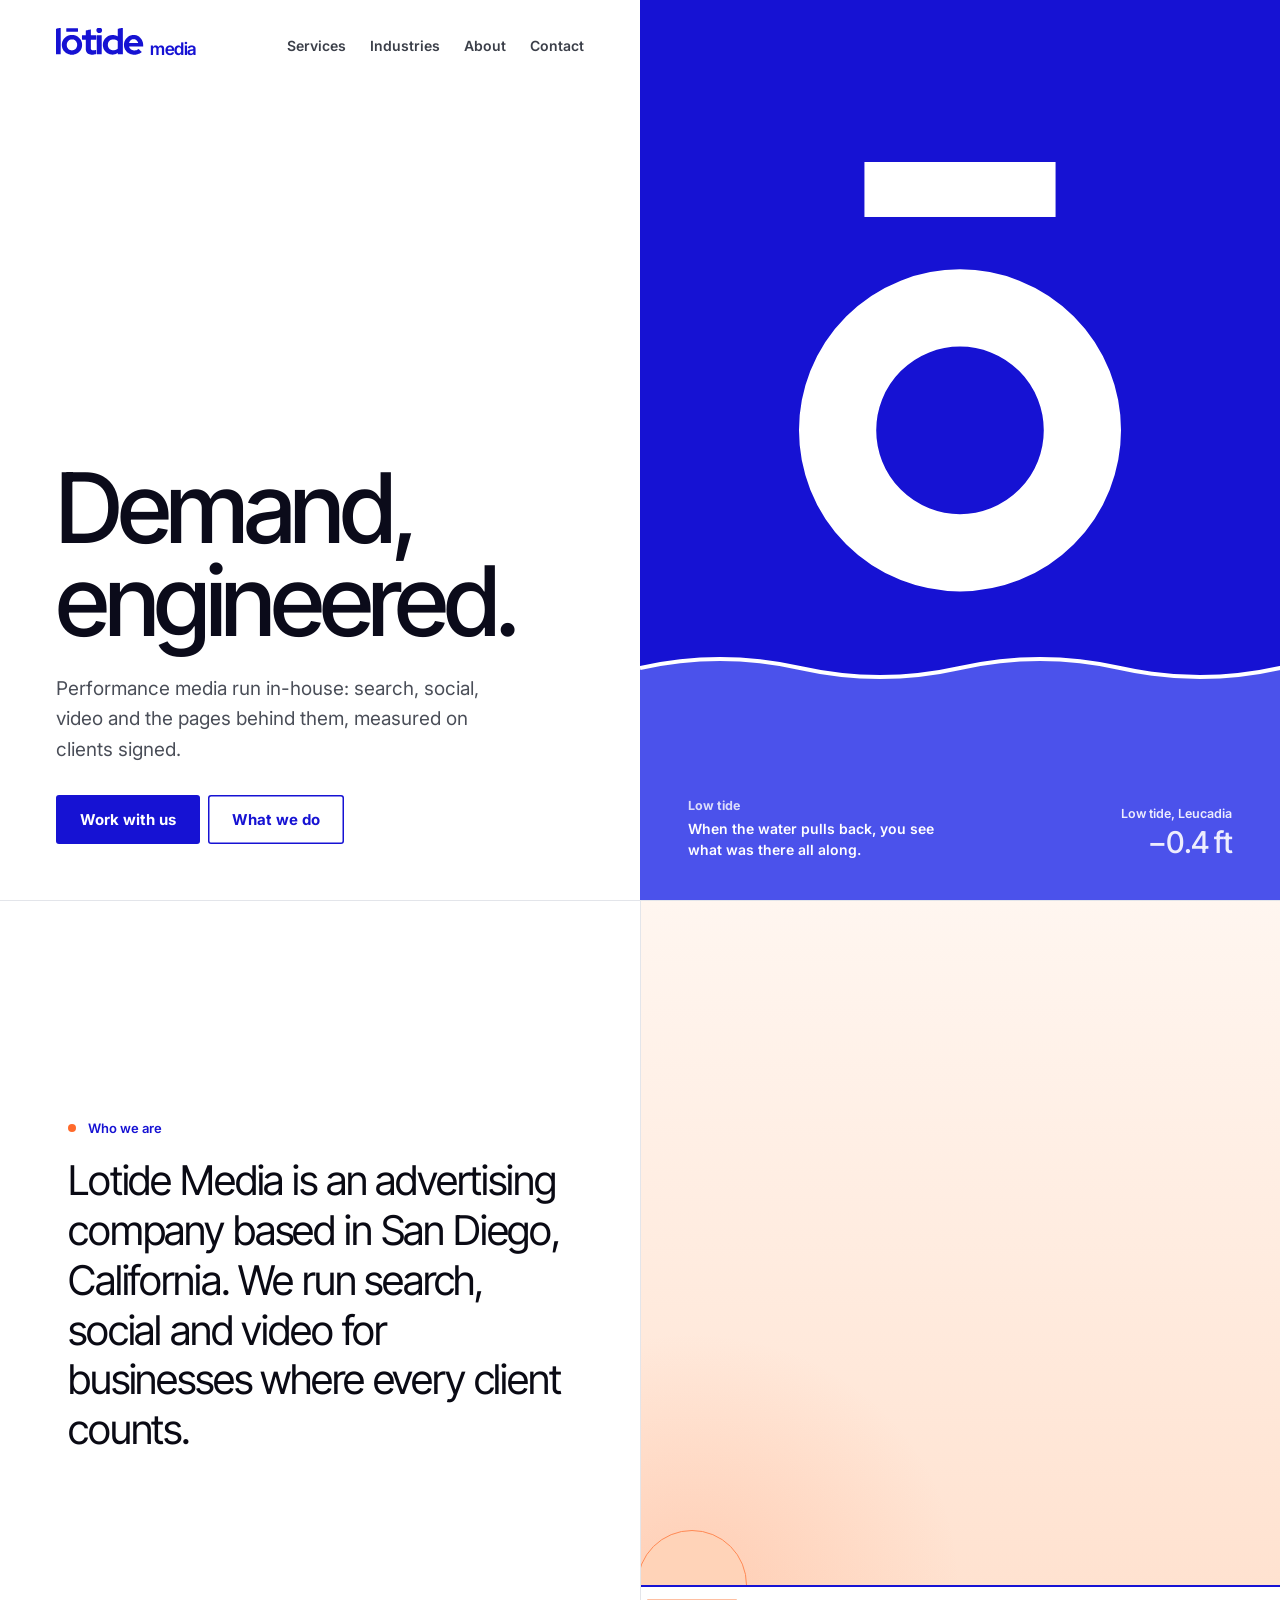
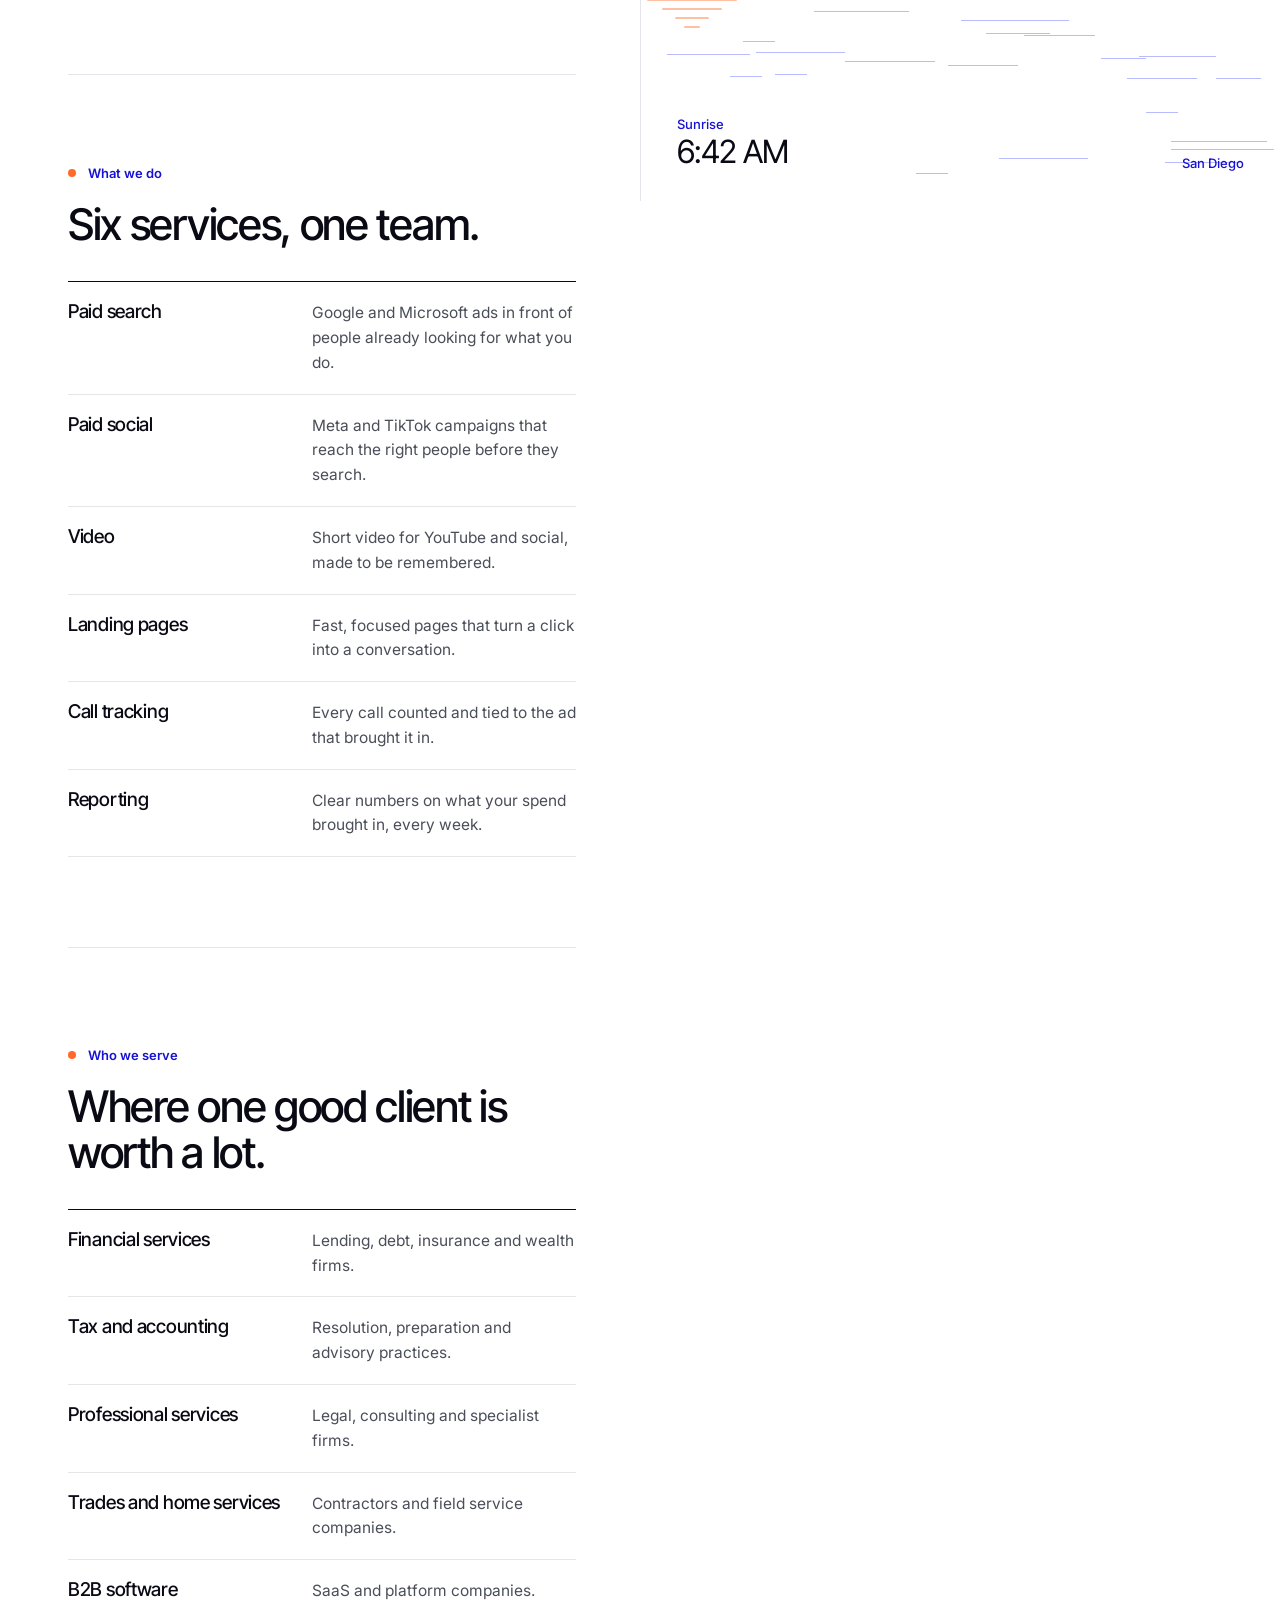
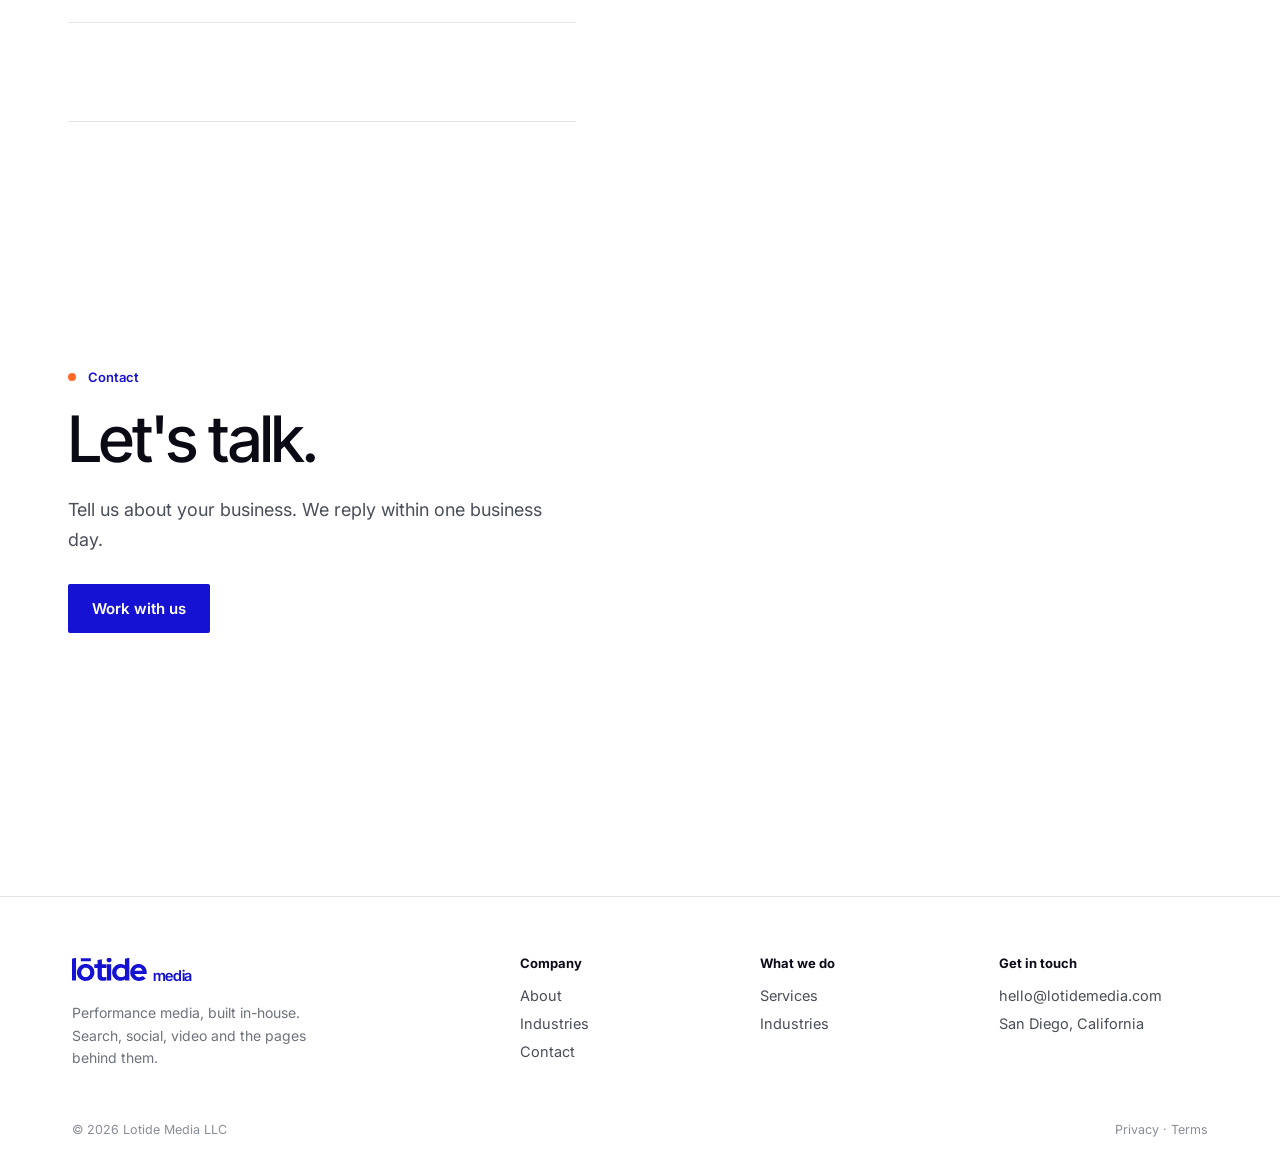
<file: index.html>
<!doctype html><html lang="en"><head><meta charset="utf-8">
<meta name="viewport" content="width=device-width, initial-scale=1">
<title>Lotide Media: Performance media, built in-house</title><meta name="description" content="Lotide Media runs search, social and video campaigns in-house for service businesses, and reports cost per signed client every week.">
<link rel="canonical" href="https://lotidemedia.com"><link rel="icon" href="/favicon.svg" type="image/svg+xml">
<meta property="og:title" content="Lotide Media: Performance media, built in-house"><meta property="og:description" content="Lotide Media runs search, social and video campaigns in-house for service businesses, and reports cost per signed client every week."><meta property="og:image" content="https://lotidemedia.com/og.png"><meta property="og:url" content="https://lotidemedia.com"><meta name="twitter:card" content="summary_large_image">
<meta name="theme-color" content="#1612D3">
<link rel="preconnect" href="https://fonts.googleapis.com"><link rel="preconnect" href="https://fonts.gstatic.com" crossorigin>
<link href="https://fonts.googleapis.com/css2?family=Inter+Tight:wght@300;400;500;600;700;800;900&family=Inter:wght@400;500;600&display=swap" rel="stylesheet">
<style>
:root{--blue:#1612D3;--signal:#5C6BFF;--black:#000;--white:#fff;--steel:#6E727C;--line:#1E1E26;--mist:#F3F4F7;
--disp:"Inter Tight",Inter,system-ui,sans-serif;--body:Inter,system-ui,sans-serif}
*{box-sizing:border-box}html{scroll-behavior:smooth}
body{margin:0;font:16px/1.6 var(--body);-webkit-font-smoothing:antialiased}
a{color:inherit;text-decoration:none}
.lockup{display:inline-flex;align-items:baseline;gap:.2em;line-height:1}
.lockup svg{height:1em;width:auto;display:block;fill:currentColor}
.lockup span{font:600 .62em/1 var(--disp);letter-spacing:-.03em;position:relative;top:-.075em}
.wrap{max-width:1200px;margin:0 auto;padding:0 32px}
.btn{display:inline-flex;align-items:center;font:700 15px var(--body);padding:15px 24px;border-radius:3px;transition:transform .15s}
.btn:hover{transform:translateY(-1px)}
:focus-visible{outline:3px solid var(--signal);outline-offset:3px}
@media (prefers-reduced-motion:reduce){*{animation:none!important;transition:none!important}}


body{background:#fff;color:#0B0B1A}
h1,h2,h3{font-family:var(--disp);margin:0}
.sec{padding:120px 0}
.eyebrow{font:700 13px var(--body);color:var(--blue);display:flex;align-items:center;gap:12px;margin:0 0 18px}
.eyebrow:before{content:"";width:28px;height:6px;background:currentColor}
.h2{font-weight:900;font-size:clamp(40px,5.4vw,80px);line-height:.92;letter-spacing:-.05em;max-width:15ch;margin-bottom:22px}
.lead{font-size:19px;color:#4A4E58;max-width:52ch;margin:0}
.svcs{display:grid;grid-template-columns:repeat(3,1fr);gap:16px;margin-top:56px}
.svc{border:1px solid #E3E5EA;border-radius:4px;padding:30px;background:#fff}
.svc h3{font-weight:800;font-size:28px;letter-spacing:-.03em;margin-bottom:8px}
.svc p{margin:0 0 16px;color:#4A4E58}
.svc ul{margin:0;padding:0;list-style:none;border-top:1px solid #E3E5EA}
.svc li{padding:10px 0;border-bottom:1px solid #EEF0F3;font-size:14.5px;color:#2A2E38;display:flex;gap:10px}
.svc li:before{content:"";width:10px;height:4px;background:var(--blue);margin-top:10px;flex:none}
.inds{display:grid;grid-template-columns:repeat(5,1fr);border-top:6px solid var(--blue);margin-top:48px}
.inds div{padding:24px 18px 0 0}
.inds b{display:block;font:800 21px/1.15 var(--disp);letter-spacing:-.02em;margin-bottom:6px}
.inds span{color:#6E727C;font-size:14px}
.whyg{display:grid;grid-template-columns:repeat(4,1fr);gap:32px;margin-top:56px}
.whyg h3{font-weight:800;font-size:22px;letter-spacing:-.02em;margin-bottom:8px;padding-top:18px;border-top:6px solid currentColor}
.whyg p{margin:0;color:inherit;opacity:.85;font-size:15.5px}
.dash{background:#fff;border:1px solid #E3E5EA;border-radius:6px;padding:0;overflow:hidden;color:#0B0B1A}
.dh{display:flex;justify-content:space-between;padding:14px 20px;border-bottom:1px solid #E3E5EA;font:600 12.5px var(--body);color:#6E727C}
.kp{display:grid;grid-template-columns:repeat(4,1fr);border-bottom:1px solid #E3E5EA}
.kp div{padding:18px 20px;border-right:1px solid #E3E5EA}.kp div:last-child{border-right:0;background:var(--blue);color:#fff}
.kp small{display:block;font-size:12px;opacity:.75}.kp b{font:900 28px var(--disp);letter-spacing:-.04em;font-variant-numeric:tabular-nums}
.rows{padding:18px 20px}
.rows div{display:grid;grid-template-columns:110px 1fr 60px;gap:14px;align-items:center;padding:8px 0;font-size:14px}
.rows i{display:block;height:10px;background:#EEF0F6;position:relative}
.rows i:after{content:"";position:absolute;left:0;top:0;bottom:0;width:var(--w);background:var(--blue)}
.rows b{text-align:right;font-variant-numeric:tabular-nums}
.dn{margin:0;padding:0 20px 18px;font-size:12.5px;color:#6E727C}
.faq{margin-top:40px;border-top:6px solid var(--blue)}
details{border-bottom:1px solid #E3E5EA;padding:22px 0}
summary{font:800 22px var(--disp);letter-spacing:-.02em;cursor:pointer;list-style:none;display:flex;justify-content:space-between;gap:20px}
summary::-webkit-details-marker{display:none}
summary:after{content:"+";color:var(--blue);font-weight:900}
details[open] summary:after{content:"–"}
details p{margin:12px 0 0;color:#4A4E58;max-width:62ch}
.form{display:grid;grid-template-columns:1fr 1fr;gap:16px}
.form label{display:grid;gap:6px;font:600 13px var(--body)}
.form .full{grid-column:1/-1}
.form input,.form select,.form textarea{font:16px var(--body);padding:13px 14px;border:1.5px solid #D5D8DE;border-radius:3px;background:#fff;color:#0B0B1A}
.form input:focus,.form select:focus,.form textarea:focus{outline:none;border-color:var(--blue)}
.form button{border:0;cursor:pointer;justify-self:start}
.ok{grid-column:1/-1;margin:0;font-weight:600}
.ft{border-top:1px solid #E3E5EA;padding:56px 0 30px}
.fw{max-width:1200px;margin:0 auto;padding:0 32px;display:grid;grid-template-columns:2fr 1fr 1fr;gap:30px}
.fw b{display:block;font-size:13px;margin-bottom:10px}.fw a{display:block;color:#4A4E58;font-size:14.5px;margin:4px 0}
.fw p{color:#6E727C;font-size:14px}
.fine{max-width:1200px;margin:36px auto 0;padding:0 32px;font-size:12.5px;color:#8A8E98}
@media(max-width:900px){.wrap{padding:0 16px}.sec{padding:80px 0}.svcs,.whyg,.form{grid-template-columns:1fr}.inds{grid-template-columns:1fr 1fr;gap:10px}.kp{grid-template-columns:1fr 1fr}.fw{grid-template-columns:1fr;padding:0 16px}.fine{padding:0 16px}}

.b-b{background:var(--blue);color:#fff}.b-l{color:var(--blue);box-shadow:inset 0 0 0 1.5px var(--blue);margin-left:8px}.b-w{background:#fff;color:var(--blue)}
.hero{display:grid;grid-template-columns:1fr 1fr;min-height:100vh}
.l{padding:28px 56px 56px;display:flex;flex-direction:column}
.navl{display:flex;justify-content:space-between;align-items:center}
.navl ul{display:flex;gap:24px;list-style:none;margin:0;padding:0;font:600 14px var(--body);color:#3B3F49}
.l h1{font-weight:900;font-size:clamp(56px,7.6vw,122px);line-height:.86;letter-spacing:-.065em;margin:auto 0 26px}
.l p{font-size:19px;color:#4A4E58;max-width:36ch;margin:0 0 30px}
.r{background:var(--blue);position:relative;overflow:hidden;color:#fff}
.r .og{position:absolute;height:48%;width:auto;max-width:60%;left:50%;transform:translateX(-50%);top:18%;z-index:1;color:#fff}
.water{position:absolute;left:0;right:0;bottom:0;height:115%;z-index:2;animation:ebb 3.4s cubic-bezier(.45,.05,.2,1) .4s forwards}
.water .surf{position:absolute;top:-34px;left:0;width:200%;height:2034px;display:block;animation:roll 8s linear infinite}
.water .body{position:absolute;inset:0}
@keyframes ebb{to{height:24%}}@keyframes roll{to{transform:translateX(-50%)}}
.cap{position:absolute;left:48px;bottom:40px;z-index:3;font:600 14px/1.5 var(--body);max-width:28ch;margin:0}
.cap b{display:block;font-size:12.5px;opacity:.8;margin-bottom:2px}
.tt{position:absolute;right:48px;bottom:40px;z-index:3;text-align:right;font:600 12.5px/1.6 var(--body);opacity:.9}
.tt b{display:block;font:900 30px var(--disp);letter-spacing:-.04em;font-variant-numeric:tabular-nums}
.num{display:grid;grid-template-columns:repeat(4,1fr);border-bottom:1px solid #E3E5EA}
.num div{padding:46px 40px;border-right:1px solid #E3E5EA}.num div:last-child{border-right:0}
.num b{display:block;font:900 clamp(40px,5vw,72px)/1 var(--disp);letter-spacing:-.05em;margin-bottom:10px;color:var(--blue)}
.num span{color:#6E727C;font-size:14px}
.half{display:grid;grid-template-columns:1fr 1fr}
.half .a{background:var(--blue);color:#fff;padding:110px 56px}
.half .a .eyebrow{color:#fff}
.half .b{padding:110px 56px}
.half .stk{position:sticky;top:30px}
.half .a p{color:rgba(255,255,255,.88);font-size:18px;max-width:34ch}
.half .b .svc{border:0;border-top:1px solid #E3E5EA;border-radius:0;padding:28px 0}
.half .b .svc:first-child{border-top:6px solid var(--blue)}
.half .b .svc ul{display:flex;flex-wrap:wrap;gap:6px 18px;border:0}.half .b .svc li{border:0;padding:0}
.steps{padding:120px 56px 110px;max-width:1312px;margin:0 auto}
.curve{display:block;width:100%;height:auto;margin-top:30px}
.sg{display:grid;grid-template-columns:repeat(3,1fr);gap:40px;margin-top:24px}
.sg small{font:700 13px var(--body);color:var(--blue)}
.sg b{display:block;font:900 40px var(--disp);letter-spacing:-.045em;margin:4px 0 8px}
.sg p{margin:0;color:#4A4E58}
.inds2{display:grid;grid-template-columns:repeat(5,1fr);gap:0;border:1.5px solid var(--blue);margin-top:44px}
.inds2 div{padding:24px;border-right:1.5px solid var(--blue)}.inds2 div:last-child{border-right:0}
.inds2 b{display:block;font:800 20px/1.15 var(--disp);letter-spacing:-.02em;color:var(--blue);margin-bottom:6px}.inds2 span{font-size:14px;color:#6E727C}
.repo{background:#F4F5FA}
.rp{display:grid;grid-template-columns:.9fr 1.1fr;gap:56px;align-items:center}
.whyb{background:var(--blue);color:#fff}.whyb .eyebrow{color:#fff}
.ctas{display:grid;grid-template-columns:1fr 1fr}
.ctas .a{padding:110px 56px;background:#fff}
.ctas .a .h2{font-size:clamp(56px,8vw,132px);letter-spacing:-.065em}
.ctas .b{background:var(--blue);padding:110px 56px;color:#fff}
.ctas .b .form label{color:#fff}.ctas .b .form input,.ctas .b .form select,.ctas .b .form textarea{border-color:transparent}
.pad{padding-left:56px;padding-right:56px}
@media(max-width:900px){.hero,.half,.ctas,.rp{grid-template-columns:1fr}.hero{min-height:0}.l{padding:20px 16px 48px}.l h1{margin-top:60px}.r{min-height:520px}.navl ul{display:none}
.num{grid-template-columns:1fr 1fr}.num div{padding:28px 16px}.half .a,.half .b,.ctas .a,.ctas .b{padding:70px 16px}.half .stk{position:static}.steps{padding:80px 16px}.sg{grid-template-columns:1fr;gap:24px}
.inds2{grid-template-columns:1fr}.inds2 div{border-right:0;border-bottom:1.5px solid var(--blue)}.pad{padding-left:16px;padding-right:16px}.cap{left:16px;bottom:22px;max-width:22ch}.water{animation-name:ebbm}@keyframes ebbm{to{height:27%}}.tt{right:16px;bottom:22px}}

.mnav{display:none}
.navl a[aria-current]{color:var(--blue)}
.menu{display:none;background:none;border:1.5px solid var(--blue);color:var(--blue);font:700 14px var(--body);padding:9px 14px;border-radius:3px;cursor:pointer}
.ihero{grid-template-columns:1.25fr .75fr;min-height:62vh}
.ihero .l h1{font-size:clamp(48px,6.2vw,96px);max-width:12ch}
.ihero .r .og{height:40%;width:auto;left:50%;top:11%}
.l p.eyebrow,.story p.eyebrow{color:var(--blue);font-size:13px;margin-bottom:18px}
.ihero .water{animation-name:ebbi}@keyframes ebbi{to{height:26%}}
.eyebrow.hero-e{margin:auto 0 18px}
.ihero .l h1.after{margin-top:0}
.blk{padding:110px 0;border-top:1px solid #E3E5EA}
.blk:first-of-type{border-top:0}
.svrow{display:grid;grid-template-columns:.8fr 1.2fr;gap:64px;padding:64px 0;border-top:1px solid #E3E5EA}
.svrow:first-child{border-top:6px solid var(--blue)}
.svrow h2{font:900 clamp(40px,4.6vw,64px)/.95 var(--disp);letter-spacing:-.05em;margin:0 0 14px}
.svrow .k{font:700 13px var(--body);color:var(--blue);margin:0 0 10px}
.svrow p.d{font-size:18px;color:#4A4E58;margin:0;max-width:40ch}
.cols{display:grid;grid-template-columns:1fr 1fr;gap:28px}
.cols h4{font:700 13px var(--body);color:#6E727C;margin:0 0 10px}
.cols ul{margin:0;padding:0;list-style:none}
.cols li{padding:10px 0;border-top:1px solid #EEF0F3;display:flex;gap:10px;font-size:15.5px}
.cols li:before{content:"";width:10px;height:4px;background:var(--blue);margin-top:11px;flex:none}
.meas{margin-top:22px;background:#F4F5FA;padding:18px 20px;border-left:6px solid var(--blue);font-size:15px}
.meas b{color:var(--blue)}
.phase{display:grid;grid-template-columns:200px 1fr 1fr;gap:40px;padding:56px 0;border-top:1px solid #E3E5EA}
.phase:first-child{border-top:6px solid var(--blue)}
.phase .n small{font:700 13px var(--body);color:var(--blue);display:block}
.phase .n b{font:900 56px/1 var(--disp);letter-spacing:-.055em}
.phase p{margin:0 0 12px;color:#4A4E58;font-size:17px}
.need{display:grid;grid-template-columns:repeat(4,1fr);gap:16px;margin-top:40px}
.need div{background:#fff;border:1px solid #E3E5EA;border-radius:4px;padding:24px}
.need b{display:block;font:800 19px/1.2 var(--disp);letter-spacing:-.02em;margin-bottom:6px}
.need p{margin:0;color:#4A4E58;font-size:15px}
.defs{display:grid;grid-template-columns:repeat(4,1fr);gap:0;border-top:6px solid var(--blue);margin-top:40px}
.defs div{padding:24px 24px 0 0}
.defs b{display:block;font:800 22px var(--disp);letter-spacing:-.02em;margin-bottom:6px}
.defs p{margin:0;color:#4A4E58;font-size:15px}
.flow{display:grid;grid-template-columns:repeat(5,1fr);gap:0;margin-top:44px;border:1.5px solid var(--blue)}
.flow div{padding:22px;border-right:1.5px solid var(--blue);position:relative}
.flow div:last-child{border-right:0;background:var(--blue);color:#fff}
.flow small{font:700 12px var(--body);opacity:.7;display:block;margin-bottom:6px}
.flow b{font:800 18px/1.2 var(--disp);letter-spacing:-.02em}
.story{display:grid;grid-template-columns:1fr 1fr;gap:64px;align-items:center}
.story p{font-size:19px;color:#3B3F49;margin:0 0 18px;max-width:46ch}
.tidebox{background:var(--blue);color:#fff;border-radius:4px;aspect-ratio:1.1;position:relative;overflow:hidden}
.tidebox .og{position:absolute;width:34%;left:33%;top:12%;color:#fff}
.tidebox .surfs{position:absolute;left:0;width:200%;top:62%;height:300px;animation:roll 8s linear infinite}
.tidebox .tb{position:absolute;left:24px;bottom:20px;font:600 13px var(--body);z-index:2}
.nextg{display:grid;grid-template-columns:repeat(3,1fr);gap:16px;margin-top:36px}
.nextg div{border-top:6px solid var(--blue);padding-top:16px}
.nextg b{display:block;font:800 20px var(--disp);letter-spacing:-.02em;margin-bottom:6px}
.nextg p{margin:0;color:#4A4E58;font-size:15px}
.cform{display:grid;grid-template-columns:1fr 1fr;gap:56px}
.legal{max-width:760px;margin:0 auto;padding:80px 32px 110px}
.legal h1{font:900 clamp(40px,6vw,72px)/.95 var(--disp);letter-spacing:-.05em;margin:0 0 10px}
.legal h2{font:800 22px var(--disp);letter-spacing:-.02em;margin:36px 0 8px}
.legal p,.legal li{color:#3B3F49;font-size:16.5px}
.simple-top{display:flex;justify-content:space-between;align-items:center;padding:24px 32px;border-bottom:1px solid #E3E5EA}
.band{background:var(--blue);color:#fff;padding:90px 0}
.band .wrap{display:flex;justify-content:space-between;align-items:end;gap:30px;flex-wrap:wrap}
.band h2{font:900 clamp(44px,7vw,108px)/.88 var(--disp);letter-spacing:-.06em;margin:0}
.band .btn{background:#fff;color:var(--blue)}
.ft{border-top:1px solid #E3E5EA;padding:56px 0 30px}
.fw{max-width:1200px;margin:0 auto;padding:0 32px;display:grid;grid-template-columns:2fr 1fr 1fr 1fr;gap:30px}
.fw b{display:block;font-size:13px;margin-bottom:10px}.fw a{display:block;color:#4A4E58;font-size:14.5px;margin:5px 0}
.fw a:hover{color:var(--blue)}.fw p{color:#6E727C;font-size:14px;max-width:30ch}
.fine{max-width:1200px;margin:36px auto 0;padding:0 32px;font-size:12.5px;color:#8A8E98;display:flex;justify-content:space-between;gap:20px;flex-wrap:wrap}
.hp{position:absolute;left:-9999px}
@media(max-width:900px){
 .menu{display:inline-block}.navl ul{display:none}
 .mnav{display:none;flex-direction:column;gap:2px;padding:10px 0 0}
 .mnav.open{display:flex}.mnav a{padding:12px 0;border-bottom:1px solid #EEF0F3;font:700 18px var(--disp)}
 .ihero{grid-template-columns:1fr;min-height:0}.ihero .r{min-height:380px}.ihero .water{animation-name:ebbim}@keyframes ebbim{to{height:40%}}.eyebrow.hero-e{margin-top:44px}
 .ihero .r .og{height:32%;width:auto;left:50%;top:8%}
 .svrow,.phase,.cols,.story,.cform{grid-template-columns:1fr;gap:24px}.need,.defs,.nextg{grid-template-columns:1fr}.flow{grid-template-columns:1fr}.flow div{border-right:0;border-bottom:1.5px solid var(--blue)}
 .blk{padding:70px 0}.fw{grid-template-columns:1fr 1fr;padding:0 16px}.fw>div:first-child{grid-column:1/-1}.fine{padding:0 16px}.legal{padding:50px 16px 80px}.simple-top{padding:18px 16px}
}

/* lighter, more mature type */
.l h1{font-weight:500;letter-spacing:-.045em;line-height:.96}
.h2{font-weight:500;letter-spacing:-.035em;line-height:1.02}
.num b{font-weight:400;letter-spacing:-.035em}
.svc h3,.whyg h3{font-weight:500;letter-spacing:-.02em}
.sg b{font-weight:500;letter-spacing:-.03em}
.inds2 b{font-weight:500}
.kp b,.tt b{font-weight:500;letter-spacing:-.03em}
.ctas .a .h2{font-weight:500;letter-spacing:-.045em}
.legal h1{font-weight:500;letter-spacing:-.035em}.legal h2{font-weight:600}
.eyebrow{font-weight:600}
.eyebrow:before{width:22px;height:1.5px}
.whyg h3{border-top-width:1.5px}
.faq{border-top-width:1.5px}
.half .b .svc:first-child{border-top-width:1.5px}
summary{font-weight:500;letter-spacing:-.015em}
summary:after{font-weight:300}

@media(max-width:900px){.hero .r .og{top:9%}}
@media(max-width:1180px){.navl{gap:24px}.navl ul{gap:16px}.tt{display:none}}

.dv{background:var(--blue);color:#fff;position:relative;overflow:hidden;padding:150px 0 0}
.dv .crest{position:absolute;left:0;top:-1px;width:200%;height:90px;transform:scaleY(-1);animation:roll 16s linear infinite}
.dv .lede{display:grid;grid-template-columns:1.15fr 1fr;gap:60px;align-items:end}
.dv h2{font:900 clamp(48px,7vw,104px)/.9 var(--disp);letter-spacing:-.055em;margin:0;color:#fff}
.dv .lede p{margin:0;font-size:19px;line-height:1.6;color:rgba(255,255,255,.82);max-width:42ch}
.dv .g{display:grid;grid-template-columns:1fr 1fr;margin-top:90px;border-top:1px solid rgba(255,255,255,.35)}
.dv .g div{padding:56px 56px 60px 0;border-bottom:1px solid rgba(255,255,255,.35)}
.dv .g div:nth-child(2n){padding-left:56px;padding-right:0;border-left:1px solid rgba(255,255,255,.35)}
.dv .g b{display:block;font:900 clamp(36px,4.2vw,60px)/.95 var(--disp);letter-spacing:-.05em;margin-bottom:18px}
.dv .g p{margin:0;font-size:17px;line-height:1.6;color:rgba(255,255,255,.82);max-width:40ch}
.dv .end{display:flex;justify-content:space-between;align-items:center;gap:24px;padding:80px 0 110px}
.dv .end h3{font:900 clamp(30px,3.4vw,44px)/1 var(--disp);letter-spacing:-.045em;margin:0}
.dv .end a{background:#fff;color:var(--blue);font-weight:700;padding:16px 26px;text-decoration:none;white-space:nowrap}
.dv .end a:hover{background:#E8E9FF}
@media(max-width:900px){.dv{padding-top:110px}.dv .lede{grid-template-columns:1fr;gap:20px}.dv .g{grid-template-columns:1fr;margin-top:56px}.dv .g div,.dv .g div:nth-child(2n){padding:36px 0;border-left:0}.dv .end{flex-direction:column;align-items:flex-start;padding:56px 0 80px}}
.fhero{background:var(--blue);color:#fff;position:relative;overflow:hidden}
.fhero .navbar{display:flex;justify-content:space-between;align-items:center;padding:28px 56px}
.fhero .navbar ul{display:flex;gap:24px;list-style:none;margin:0;padding:0;font:600 14px var(--body)}
.fhero .navbar a{color:#fff}.fhero .navbar a[aria-current]{text-decoration:underline;text-underline-offset:6px;text-decoration-thickness:2px}
.fhero .in{padding:90px 56px 180px;max-width:1300px}
.fhero .k{font:700 13px var(--body);display:flex;align-items:center;gap:12px;margin:0 0 22px;opacity:.9}.fhero .k:before{content:"";width:28px;height:6px;background:#fff}
.fhero h1{font:900 clamp(56px,8.6vw,136px)/.88 var(--disp);letter-spacing:-.06em;margin:0 0 26px;max-width:13ch}
.fhero p.lead2{font-size:20px;line-height:1.5;max-width:46ch;margin:0;color:rgba(255,255,255,.88)}
.fhero .shore{position:absolute;left:0;right:0;bottom:-1px;height:120px}
.fhero .shore svg{position:absolute;left:0;bottom:0;width:200%;height:120px;animation:roll 14s linear infinite}
.whero{padding:28px 56px 0}
.whero .navbar{display:flex;justify-content:space-between;align-items:center}
.whero .navbar ul{display:flex;gap:24px;list-style:none;margin:0;padding:0;font:600 14px var(--body);color:#3B3F49}
.whero .navbar a[aria-current]{color:var(--blue)}
.whero .in{display:grid;grid-template-columns:1.2fr .8fr;gap:56px;align-items:end;padding:110px 0 70px}
.whero h1{font:900 clamp(56px,8.2vw,128px)/.88 var(--disp);letter-spacing:-.06em;margin:0;max-width:12ch}
.whero .in p{font-size:19px;color:#4A4E58;margin:0 0 10px}
.band2{height:140px;background:var(--blue);position:relative;overflow:hidden}
.band2 svg{position:absolute;left:0;top:-1px;width:200%;height:40px;animation:roll 12s linear infinite}
.tiles{display:grid;grid-template-columns:1fr 1fr;gap:0}
.tile2{padding:72px 56px;min-height:360px;display:flex;flex-direction:column;justify-content:space-between;border-bottom:1px solid #E3E5EA}
.tile2:nth-child(odd){border-right:1px solid #E3E5EA}
.tile2.b{background:var(--blue);color:#fff;border-color:var(--blue)}
.tile2 h3{font:900 clamp(40px,4.4vw,64px)/.92 var(--disp);letter-spacing:-.05em;margin:0 0 18px}
.tile2 p{font-size:18px;max-width:38ch;margin:0;color:#4A4E58}.tile2.b p{color:rgba(255,255,255,.88)}
.tile2 small{font:700 13px var(--body);color:var(--blue)}.tile2.b small{color:#fff;opacity:.85}
.trio{display:grid;grid-template-columns:repeat(3,1fr);gap:40px;margin-top:40px}
.trio div{border-top:6px solid var(--blue);padding-top:18px}.trio b{display:block;font:900 34px var(--disp);letter-spacing:-.04em;margin-bottom:8px}.trio p{margin:0;color:#4A4E58}
.ind{border-top:6px solid var(--blue)}
.ind a,.ind div.row{display:grid;grid-template-columns:1fr 1fr;gap:40px;align-items:center;padding:34px 0;border-bottom:1px solid #E3E5EA;transition:padding .25s}
.ind .row:hover{padding-left:16px}
.ind h3{font:900 clamp(34px,4.6vw,66px)/.95 var(--disp);letter-spacing:-.05em;margin:0}
.ind p{margin:0;font-size:18px;color:#4A4E58;max-width:44ch}
.ind .row:hover h3{color:var(--blue)}
.mission{background:var(--blue);color:#fff;padding:120px 56px}
.mission p{font:900 clamp(36px,5vw,76px)/1 var(--disp);letter-spacing:-.05em;margin:0;max-width:20ch}
.mission small{display:block;font:700 13px var(--body);opacity:.85;margin-bottom:22px}
.vals{display:grid;grid-template-columns:repeat(4,1fr);gap:36px;margin-top:40px}
.vals div{border-top:6px solid var(--blue);padding-top:16px}.vals b{display:block;font:800 22px var(--disp);letter-spacing:-.02em;margin-bottom:6px}.vals p{margin:0;color:#4A4E58;font-size:15.5px}
.place{display:grid;grid-template-columns:1fr 1fr;gap:56px;align-items:center}
.place h2{font:900 clamp(38px,5vw,72px)/.92 var(--disp);letter-spacing:-.05em;margin:0}
.place p{font-size:19px;color:#4A4E58;margin:0}
@media(max-width:900px){.fhero .navbar,.whero{padding-left:16px;padding-right:16px}.fhero .navbar ul,.whero .navbar ul{display:none}.fhero .in{padding:60px 16px 150px}
.whero .in{grid-template-columns:1fr;gap:20px;padding:60px 0 40px}.tiles,.trio,.vals,.place{grid-template-columns:1fr}.tile2{padding:48px 16px;min-height:0;border-right:0!important}
.ind a,.ind div.row{grid-template-columns:1fr;gap:10px}.mission{padding:80px 16px}}
</style>
<script type="application/ld+json">{"@context": "https://schema.org", "@type": "Organization", "name": "Lotide Media", "url": "https://lotidemedia.com", "logo": "https://lotidemedia.com/favicon.svg", "email": "hello@lotidemedia.com", "address": {"@type": "PostalAddress", "addressLocality": "San Diego", "addressRegion": "CA", "addressCountry": "US"}}</script>
</head><body>
<svg width="0" height="0" style="position:absolute" aria-hidden="true"><symbol id="lt" viewBox="18 22 2168 684"><path d="M397 696C383 695 380 695 370 691C366 690 359 689 356 688C352 687 346 686 344 684C341 683 336 681 333 680C329 680 325 678 323 676C321 675 317 673 314 672C310 671 307 669 306 668C304 667 301 665 298 664C295 662 292 661 292 660C291 659 289 658 287 657C284 656 281 653 279 652C277 650 274 648 272 646C261 639 240 620 232 608C229 605 226 600 223 597C221 594 218 590 217 589C216 587 214 584 212 581C211 579 208 574 207 572C206 570 204 566 203 564C201 561 200 559 200 558C200 557 199 554 197 550C195 547 193 541 192 538C191 534 189 528 188 525C186 522 185 516 184 511C183 506 182 497 180 490C178 479 178 475 178 456C178 438 178 434 180 423C182 416 183 407 184 402C185 397 186 391 188 387C190 383 191 378 192 375C193 372 195 367 197 363C198 360 200 356 200 355C200 354 201 352 203 349C204 347 206 343 207 341C208 339 211 335 212 333C214 331 215 328 215 327C216 326 217 324 219 322C220 320 222 317 224 315C238 296 256 277 275 264C277 262 280 260 282 258C283 257 285 256 286 256C286 256 289 254 292 252C294 250 298 248 299 248C301 247 304 245 306 244C309 242 312 240 314 240C317 239 321 238 323 236C325 234 330 233 332 232C335 231 340 230 344 228C347 226 353 225 356 224C360 223 367 222 371 220C383 217 393 216 426 216C458 216 471 217 482 220C485 222 492 223 496 224C500 225 506 226 509 228C512 229 517 231 520 232C522 233 527 234 530 236C532 237 536 239 538 240C541 241 544 242 546 244C547 245 551 247 553 248C559 251 570 258 574 261C576 263 578 264 578 264C579 264 584 269 591 274C604 286 620 303 625 310C629 316 632 321 636 326C638 328 640 331 640 333C641 334 643 337 644 339C646 341 647 345 648 347C649 349 651 354 653 356C655 359 656 362 656 363C656 365 658 369 659 373C661 376 664 383 664 388C665 393 667 398 667 399C675 414 676 494 668 513C667 516 665 522 664 526C663 530 662 536 660 539C659 542 657 547 656 550C655 552 654 556 652 558C651 560 649 563 648 566C647 568 645 572 644 574C642 576 641 579 641 580C640 581 638 584 637 586C635 589 633 592 632 593C627 602 597 635 588 641C586 642 584 644 584 644C584 645 574 651 566 656C564 657 561 659 560 660C559 661 556 663 552 665C549 667 546 668 546 669C545 669 543 671 540 672C537 672 532 674 530 676C528 678 523 680 519 680C516 681 511 683 509 684C506 686 501 687 497 688C493 689 486 690 482 691C479 693 472 694 468 695C458 696 412 697 397 696ZM1922 696C1909 696 1896 694 1889 692C1885 690 1879 689 1875 688C1871 687 1865 686 1861 684C1857 682 1852 681 1850 680C1848 679 1844 678 1842 676C1840 675 1835 673 1833 672C1830 671 1827 670 1825 669C1824 668 1821 666 1818 665C1816 664 1812 662 1810 661C1809 659 1806 657 1804 656C1801 655 1798 653 1797 651C1795 650 1792 648 1790 647C1772 634 1746 607 1736 589C1735 587 1733 584 1732 583C1731 582 1729 579 1727 576C1725 572 1723 568 1723 567C1718 560 1712 545 1711 541C1711 538 1709 535 1708 533C1707 531 1705 524 1704 519C1703 513 1701 505 1700 501C1697 491 1696 477 1696 456C1696 435 1697 422 1700 411C1701 407 1703 399 1704 393C1705 388 1707 382 1708 380C1709 378 1711 374 1711 370C1712 366 1714 361 1716 358C1718 356 1719 352 1720 350C1721 347 1723 344 1724 342C1726 339 1727 337 1727 336C1727 336 1729 333 1731 329C1733 326 1736 322 1737 320C1746 305 1768 281 1786 267C1788 265 1792 262 1794 260C1796 259 1799 257 1801 256C1803 255 1806 253 1808 251C1811 249 1813 248 1814 248C1814 248 1817 246 1820 245C1822 243 1826 241 1828 240C1831 239 1835 238 1837 236C1839 234 1844 232 1848 232C1851 231 1856 229 1859 228C1861 226 1868 224 1873 224C1878 223 1883 222 1884 221C1890 218 1901 217 1928 216C1959 216 1970 217 1983 221C1988 222 1994 224 1998 224C2002 225 2007 227 2010 228C2013 230 2018 231 2021 232C2023 233 2027 234 2029 236C2031 237 2034 239 2037 240C2039 241 2043 242 2044 244C2046 245 2049 247 2052 248C2059 252 2070 260 2079 268C2099 285 2121 310 2128 325C2129 327 2131 330 2132 331C2133 333 2135 336 2136 339C2137 342 2139 345 2140 347C2141 348 2143 352 2144 355C2145 358 2147 363 2148 366C2150 368 2151 373 2152 377C2153 381 2154 386 2156 388C2158 394 2159 399 2162 418C2162 424 2163 430 2164 430C2166 434 2168 489 2166 493C2165 495 2163 496 2162 497C2160 498 2106 498 1992 498C1843 498 1826 498 1825 500C1823 501 1823 502 1824 508C1825 511 1826 515 1828 517C1829 519 1831 522 1832 524C1833 527 1834 530 1836 532C1837 534 1839 537 1840 539C1843 543 1865 565 1869 568C1871 568 1874 570 1875 572C1876 573 1880 575 1882 576C1885 577 1889 579 1891 581C1893 582 1897 584 1900 584C1903 585 1909 587 1913 589C1919 591 1923 591 1938 592C1960 594 1983 592 1992 589C1995 588 2001 586 2004 585C2011 583 2031 574 2032 572C2033 572 2035 570 2038 568C2041 567 2045 564 2046 562C2049 560 2050 559 2053 559C2057 559 2058 560 2068 569C2074 574 2079 579 2080 580C2081 581 2086 586 2092 591C2099 597 2104 602 2105 603C2106 605 2121 618 2129 624C2131 626 2132 628 2132 629C2132 632 2122 641 2110 648C2108 649 2105 652 2104 653C2103 654 2100 656 2097 657C2095 658 2093 660 2092 660C2091 661 2088 663 2085 664C2082 665 2078 667 2077 669C2075 670 2072 671 2070 672C2067 673 2063 674 2060 676C2058 678 2053 680 2049 680C2046 681 2041 683 2039 684C2036 685 2030 687 2025 688C2019 689 2011 691 2006 692C1993 696 1957 698 1922 696ZM891 695C886 694 878 693 874 692C870 691 862 689 857 688C852 687 846 685 844 684C841 682 837 681 835 680C833 679 829 678 828 677C826 675 823 674 821 673C816 670 806 662 799 656C790 646 778 628 775 619C775 617 773 612 772 609C770 605 769 599 767 587C765 571 765 569 764 451C764 385 764 331 764 331C764 328 757 328 718 328C676 328 672 328 671 324C670 323 670 301 670 275C670 229 670 227 672 225C673 225 674 224 675 224C677 224 696 224 719 224C756 224 761 223 763 222C764 220 764 214 764 164L764 108L767 106C768 105 771 104 773 103C776 103 782 101 787 100C792 98 800 97 805 96C810 95 817 93 822 92C827 90 834 89 839 88C844 87 852 86 856 84C863 82 878 79 883 79C888 79 888 76 888 151C888 217 888 221 890 222C891 224 897 224 954 224C1008 224 1016 224 1018 226L1020 227L1020 275C1020 321 1020 323 1018 325L1016 328L953 328C894 328 890 328 889 330C888 331 888 352 888 441C888 541 889 552 890 556C897 572 898 573 903 578C907 582 911 583 920 587L930 590L954 590C976 590 978 590 988 588C995 586 1003 584 1006 583L1013 582L1015 584C1017 586 1017 589 1017 632L1017 678L1015 680C1012 684 1001 687 990 688C986 689 977 690 971 692C965 693 955 694 949 695C936 696 903 696 891 695ZM1390 694C1389 694 1382 693 1374 691C1367 689 1359 688 1356 688C1354 687 1349 686 1345 684C1341 682 1336 681 1334 680C1331 679 1326 677 1323 676C1319 674 1315 672 1314 672C1312 671 1309 669 1306 668C1303 666 1300 664 1300 664C1299 664 1296 662 1294 661C1291 659 1288 657 1287 657C1286 656 1283 654 1281 652C1278 650 1274 647 1271 644C1254 631 1233 609 1224 596C1223 595 1221 592 1220 590C1218 588 1216 585 1216 583C1215 581 1213 578 1212 576C1210 575 1208 571 1207 568C1206 565 1204 562 1203 561C1203 560 1201 557 1200 553C1199 550 1197 544 1195 542C1194 540 1192 535 1192 531C1191 527 1189 521 1188 517C1186 514 1185 508 1185 504C1184 500 1183 493 1182 486C1180 474 1180 438 1182 428C1182 425 1183 418 1184 412C1185 405 1186 398 1188 394C1189 390 1191 385 1192 381C1192 377 1194 372 1196 370C1197 367 1199 362 1200 360C1201 357 1202 353 1203 352C1205 350 1207 346 1208 343C1209 340 1211 336 1212 336C1213 335 1214 332 1216 329C1217 327 1219 324 1219 323C1220 322 1222 320 1223 319C1224 315 1226 313 1238 299C1253 282 1276 261 1289 255C1291 254 1293 253 1294 252C1294 251 1297 250 1300 248C1303 247 1306 245 1308 244C1309 243 1313 241 1316 240C1319 239 1323 237 1325 236C1327 235 1331 233 1335 232C1339 231 1344 229 1347 228C1349 227 1356 225 1362 224C1368 223 1378 221 1384 220C1391 218 1398 218 1415 217C1437 217 1448 218 1461 221C1465 222 1472 223 1476 224C1481 225 1487 226 1490 228C1493 229 1498 231 1501 232C1505 232 1510 234 1514 236C1517 238 1522 240 1525 241C1528 243 1532 245 1534 247C1538 249 1542 250 1544 248C1545 247 1545 226 1545 158C1545 99 1545 68 1546 67C1547 66 1549 64 1553 63C1556 63 1562 61 1566 60C1570 58 1578 57 1582 56C1587 55 1596 54 1602 52C1607 50 1615 49 1620 48C1624 47 1632 46 1637 44C1653 39 1667 38 1669 42C1670 42 1670 187 1670 364L1670 684L1668 686C1666 688 1662 688 1609 688C1558 688 1551 688 1549 686C1547 685 1547 684 1547 672C1547 661 1547 658 1546 657C1543 655 1539 657 1536 660C1534 662 1531 664 1529 664C1527 665 1524 667 1522 668C1520 670 1517 671 1515 672C1513 673 1509 674 1507 676C1505 678 1500 680 1496 681C1492 681 1488 683 1486 684C1484 685 1478 687 1473 688C1467 689 1459 691 1454 692C1447 694 1444 694 1420 695C1405 695 1391 695 1390 694ZM35 688C33 688 31 687 31 686C30 686 30 563 30 376C30 82 30 67 32 66C34 63 55 58 66 56C71 55 79 54 84 52C89 51 98 49 102 48C107 47 116 46 121 44C130 41 142 39 147 39C149 39 150 40 151 40C152 41 152 126 152 364C152 633 152 686 151 687C150 688 139 688 94 688C63 688 37 688 35 688ZM1035 688C1034 687 1033 687 1033 686C1032 686 1032 582 1032 456C1032 265 1032 226 1033 225C1035 224 1045 224 1149 224C1150 224 1151 225 1152 225C1154 226 1154 241 1154 456C1154 671 1154 686 1152 687C1151 687 1150 688 1149 688C1065 688 1037 688 1035 688ZM452 587C459 585 466 584 468 583C470 583 473 582 475 580C477 579 481 577 483 576C486 576 489 574 491 572C493 571 496 569 498 568C502 565 524 544 529 537C537 524 543 513 547 498C551 488 551 485 552 471C554 449 552 427 548 417C547 413 545 407 544 404C543 402 542 398 540 396C539 394 537 390 536 387C534 384 533 381 532 380C531 379 529 377 528 375C525 370 503 348 498 345C496 344 493 342 491 340C489 338 485 337 483 336C481 335 478 334 476 332C474 331 468 329 462 327C456 326 449 324 445 324C441 323 433 322 426 322C416 322 412 322 401 325C394 327 387 328 384 329C382 330 378 331 377 332C376 333 372 335 369 336C366 337 362 339 361 340C360 341 358 343 356 344C352 346 331 366 325 374C323 377 321 380 320 381C319 383 318 386 316 388C314 390 313 394 312 396C311 398 310 402 308 404C307 407 305 413 302 426C298 449 298 462 302 482C305 501 306 504 308 508C310 511 312 515 312 518C313 521 315 523 316 524C316 525 318 527 319 529C321 534 322 535 333 548C339 555 347 561 357 569C364 574 384 584 387 584C388 584 393 585 398 587C416 592 432 592 452 587ZM1464 586C1471 585 1479 584 1481 583C1483 583 1488 582 1491 580C1494 579 1499 577 1502 576C1505 575 1508 573 1509 572C1510 571 1513 570 1516 568C1522 565 1533 558 1542 549C1543 548 1544 546 1544 544C1545 542 1545 501 1545 452L1544 364L1540 360C1533 354 1520 344 1519 344C1518 344 1515 343 1513 341C1510 339 1505 337 1501 336C1497 334 1493 332 1492 331C1490 331 1480 328 1469 326C1450 322 1449 322 1433 322C1422 323 1415 323 1411 324C1408 325 1402 327 1397 328C1392 328 1386 330 1384 332C1381 333 1377 335 1374 336C1372 337 1369 338 1367 340C1365 341 1362 344 1360 344C1353 348 1333 367 1328 374C1327 377 1324 380 1323 382C1321 384 1320 386 1320 386C1320 387 1318 390 1316 393C1315 396 1312 400 1312 402C1311 405 1310 410 1308 414C1304 423 1303 434 1303 456C1303 478 1304 489 1308 497C1310 501 1311 506 1312 508C1313 510 1314 514 1316 516C1317 518 1319 522 1321 525C1329 540 1349 560 1363 568C1365 569 1367 571 1369 572C1370 573 1373 575 1376 576C1380 577 1384 579 1385 580C1387 581 1390 582 1392 583C1398 584 1423 589 1428 589C1436 590 1451 589 1464 586ZM2038 408C2040 407 2041 406 2042 405C2043 403 2039 391 2036 388C2035 386 2033 383 2032 381C2032 379 2030 375 2028 373C2027 371 2024 368 2023 365C2019 359 2000 341 1994 337C1992 336 1988 334 1987 332C1985 331 1983 330 1981 329C1979 328 1975 327 1971 325C1967 323 1962 322 1960 321C1948 318 1917 318 1904 321C1901 322 1896 323 1893 325C1889 326 1885 328 1884 328C1882 329 1879 330 1877 332C1875 333 1872 336 1869 337C1864 339 1843 361 1840 365C1839 367 1837 370 1836 372C1834 374 1833 377 1832 379C1831 381 1830 384 1828 386C1825 391 1822 403 1823 405C1823 406 1824 408 1825 408C1828 409 2035 409 2038 408ZM1077 168C1072 167 1069 166 1066 165C1064 163 1060 161 1058 160C1049 156 1036 143 1032 134C1031 132 1029 128 1027 126C1024 121 1022 104 1024 89C1025 80 1025 78 1029 70C1038 53 1047 44 1068 33C1069 33 1075 32 1081 31C1094 29 1113 31 1118 34C1120 35 1124 37 1127 39C1133 42 1138 46 1147 55C1150 59 1152 62 1158 74C1161 80 1163 98 1161 111C1160 122 1159 123 1153 134C1147 145 1135 157 1126 161C1123 162 1120 164 1118 165C1113 169 1094 170 1077 168ZM290 134C287 132 287 129 287 93L287 57L289 54L292 52L427 52C513 52 564 52 566 53C568 54 571 55 572 56C573 58 574 60 574 92C574 111 573 128 573 129C571 135 579 135 429 135C353 135 291 135 290 134Z"/></symbol></svg>
<section class="hero"><div class="l"><div class="navl"><a href="/" aria-label="Lotide Media home"><span class="lockup" style="color:#1612D3;font-size:28px" role="img" aria-label="lōtide media"><svg viewBox="18 22 2168 684"><use href="#lt"/></svg><span>media</span></span></a><ul><li><a href="/services">Services</a></li><li><a href="/industries">Industries</a></li><li><a href="/about">About</a></li><li><a href="/contact">Contact</a></li></ul><button class="menu" aria-expanded="false" onclick="var m=this.parentNode.nextElementSibling;m.classList.toggle('open');this.setAttribute('aria-expanded',m.classList.contains('open'))">Menu</button></div><nav class="mnav" aria-label="Mobile"><a href="/services">Services</a><a href="/industries">Industries</a><a href="/about">About</a><a href="/contact">Contact</a></nav>
<h1>Demand, engineered.</h1><p>Performance media run in-house: search, social, video and the pages behind them, measured on clients signed.</p>
<div><a class="btn b-b" href="/contact">Work with us</a><a class="btn b-l" href="/services">What we do</a></div></div>
<div class="r"><svg viewBox="0 0 500 660" class="og" aria-hidden="true"><rect x="104" y="0" width="292" height="84" fill="currentColor"/><circle cx="250" cy="410" r="187" fill="none" stroke="currentColor" stroke-width="118"/></svg><div class="water"><svg class="surf" viewBox="0 0 1200 2034" preserveAspectRatio="none" aria-hidden="true"><path d="M0 18 Q 75 0 150 18 T 300 18 T 450 18 T 600 18 T 750 18 T 900 18 T 1050 18 T 1200 18 V2034 H0Z" fill="rgba(120,135,255,.55)"/><path d="M0 18 Q 75 0 150 18 T 300 18 T 450 18 T 600 18 T 750 18 T 900 18 T 1050 18 T 1200 18" fill="none" stroke="#fff" stroke-width="4" vector-effect="non-scaling-stroke"/></svg><div class="body"></div></div><p class="cap"><b>Low tide</b>When the water pulls back, you see what was there all along.</p><div class="tt">Low tide, Leucadia<b>−0.4 ft</b></div></div></section><style>
.hb{--ink:#0A0A14;--pale:#F1F2FF;--lav:#B8BCFF;--line:#E3E5EA;--body2:#4A4E58;--mist:#F5F6F8;--sun:#FF6A2B;--peach:#FFE4D4;color:var(--ink)}
.hb *{box-sizing:border-box}.hb .w{max-width:1240px;margin:0 auto;padding:0 48px}
.hb .ey{font:600 13px var(--body);color:var(--blue);display:flex;align-items:center;gap:12px;margin:0 0 20px}.hb .ey:before{content:"";width:22px;height:1.5px;background:currentColor}
.hb .h{font:500 clamp(30px,3.4vw,48px)/1.06 var(--disp);letter-spacing:-.03em;margin:0 0 34px;max-width:20ch}
.hb .big{font:400 clamp(28px,3.2vw,44px)/1.22 var(--disp);letter-spacing:-.028em;margin:0;max-width:30ch}
.hb .ld{font-size:18px;line-height:1.65;color:var(--body2);max-width:48ch;margin:22px 0 0}
.hb .bt{display:inline-block;font:600 15px var(--body);padding:15px 24px;background:var(--blue);color:#fff;text-decoration:none;border-radius:2px;transition:background .2s}.hb .bt:hover{background:#0F0CA8}
.hb .svl{list-style:none;margin:0;padding:0;border-top:1px solid var(--ink)}
.hb .svl li{display:grid;grid-template-columns:220px 1fr;gap:24px;padding:18px 0;border-bottom:1px solid rgba(10,10,20,.1);align-items:baseline;text-align:left}
.hb .svl b{font:500 19px var(--disp);letter-spacing:-.015em}.hb .svl span{color:var(--body2);font-size:15.5px}
.hb .ch{min-height:86vh;display:flex;flex-direction:column;justify-content:center;padding:90px 0}
.hb .wm{padding:100px 0 50px;overflow:hidden;position:relative}
.hb .wm svg{display:block;width:100%;height:auto;position:relative}
.hb .wm .cap{display:flex;justify-content:space-between;margin-top:22px;font:500 13px var(--body);color:var(--steel);position:relative}
.otag{position:fixed;right:16px;bottom:16px;z-index:50;background:#0A0A14;color:#fff;font:600 12px Inter,sans-serif;padding:8px 12px;border-radius:2px}
@media(max-width:900px){.hb .w{padding:0 16px}.hb .svl li{grid-template-columns:1fr;gap:4px}.hb .ch{min-height:0;padding:70px 0}.hb .wm{padding:60px 0 30px}}
@media(prefers-reduced-motion:reduce){.hb *{animation:none!important;transition:none!important}}

.hb .ss{display:grid;grid-template-columns:1fr 1fr;border-top:1px solid var(--line)}
.hb .ss .tx{padding:0 64px 0 max(48px,calc((100vw - 1240px)/2 + 48px))}.hb .ss .ch{border-bottom:1px solid var(--line)}.hb .ss .ch:last-child{border-bottom:0}
.hb .skyp{position:sticky;top:0;height:100vh;overflow:hidden;border-left:1px solid var(--line)}
.hb .skyp .air{position:absolute;inset:0 0 24% 0}
.hb .skyp .glow{position:absolute;left:0;right:0;bottom:24%;height:40%;background:radial-gradient(60% 100% at var(--gx,50%) 100%,rgba(255,106,43,.35),transparent 70%);opacity:0;transition:opacity .2s}
.hb .skyp .hz{position:absolute;left:0;right:0;top:76%;height:1.5px;background:var(--blue);z-index:3}
.hb .skyp .sea{position:absolute;left:0;right:0;top:76%;bottom:0;background:#fff;z-index:2}
.hb .skyp .sea i{position:absolute;height:1px;background:var(--lav);left:var(--l);width:var(--w);top:var(--t)}
.hb .skyp .sun{position:absolute;width:110px;height:110px;border-radius:50%;border:1.5px solid var(--blue);background:#fff;transform:translate(-50%,-50%);z-index:1}
.hb .skyp .rf{position:absolute;top:77.5%;transform:translateX(-50%);z-index:3;display:flex;flex-direction:column;align-items:center;gap:7px}
.hb .skyp .rf i{height:2px;border-radius:2px;background:var(--rc,#1612D3);opacity:.55;animation:sh 3s ease-in-out infinite alternate}.hb .skyp .rf i:nth-child(2){animation-delay:-1s}.hb .skyp .rf i:nth-child(3){animation-delay:-2s}
@keyframes sh{to{transform:translateX(8px);opacity:.25}}
.hb .skyp .clk{position:absolute;left:36px;bottom:30px;z-index:4;font:500 13px var(--body);color:var(--blue)}.hb .skyp .clk b{display:block;font:400 32px var(--disp);letter-spacing:-.03em;color:var(--ink)}
.hb .skyp .pl{position:absolute;right:36px;bottom:30px;z-index:4;font:500 13px var(--body);color:var(--blue);text-align:right}
@media(max-width:900px){.hb .ss{grid-template-columns:1fr}.hb .skyp{display:none}.hb .ss .tx{padding:0 16px}}
.hb .ey:before{width:8px;height:8px;border-radius:50%;background:#FF6A2B}</style><div class="hb"><section class="ss"><div class="tx"><div class="ch"><p class="ey">Who we are</p><p class="big">Lotide Media is an advertising company based in San Diego, California. We run search, social and video for businesses where every client counts.</p></div><div class="ch"><p class="ey">What we do</p><h2 class="h">Six services, one team.</h2><ul class="svl"><li><b>Paid search</b><span>Google and Microsoft ads in front of people already looking for what you do.</span></li><li><b>Paid social</b><span>Meta and TikTok campaigns that reach the right people before they search.</span></li><li><b>Video</b><span>Short video for YouTube and social, made to be remembered.</span></li><li><b>Landing pages</b><span>Fast, focused pages that turn a click into a conversation.</span></li><li><b>Call tracking</b><span>Every call counted and tied to the ad that brought it in.</span></li><li><b>Reporting</b><span>Clear numbers on what your spend brought in, every week.</span></li></ul></div><div class="ch"><p class="ey">Who we serve</p><h2 class="h">Where one good client is worth a lot.</h2><ul class="svl"><li><b>Financial services</b><span>Lending, debt, insurance and wealth firms.</span></li><li><b>Tax and accounting</b><span>Resolution, preparation and advisory practices.</span></li><li><b>Professional services</b><span>Legal, consulting and specialist firms.</span></li><li><b>Trades and home services</b><span>Contractors and field service companies.</span></li><li><b>B2B software</b><span>SaaS and platform companies.</span></li></ul></div><div class="ch"><p class="ey">Contact</p><h2 class="h" style="font-size:clamp(40px,5vw,72px);margin:0">Let's talk.</h2><p class="ld">Tell us about your business. We reply within one business day.</p><p style="margin-top:30px"><a class="bt" href="/contact">Work with us</a></p></div></div>
<div class="skyp" aria-hidden="true"><div class="air"></div><div class="glow"></div><span class="sun"></span><div class="sea"><i style="--l:21%;--w:5%;--t:41%"></i><i style="--l:14%;--w:5%;--t:42%"></i><i style="--l:83%;--w:15%;--t:72%"></i><i style="--l:20%;--w:12%;--t:31%"></i><i style="--l:16%;--w:5%;--t:26%"></i><i style="--l:83%;--w:16%;--t:76%"></i><i style="--l:72%;--w:7%;--t:34%"></i><i style="--l:56%;--w:14%;--t:80%"></i><i style="--l:79%;--w:5%;--t:59%"></i><i style="--l:60%;--w:11%;--t:23%"></i><i style="--l:43%;--w:5%;--t:87%"></i><i style="--l:78%;--w:12%;--t:33%"></i><i style="--l:82%;--w:12%;--t:82%"></i><i style="--l:76%;--w:11%;--t:43%"></i><i style="--l:54%;--w:10%;--t:22%"></i><i style="--l:27%;--w:15%;--t:12%"></i><i style="--l:4%;--w:13%;--t:32%"></i><i style="--l:48%;--w:11%;--t:37%"></i><i style="--l:90%;--w:7%;--t:43%"></i><i style="--l:18%;--w:13%;--t:31%"></i><i style="--l:32%;--w:14%;--t:35%"></i><i style="--l:50%;--w:17%;--t:16%"></i></div><span class="hz"></span>
<div class="rf"><i style="width:90px"></i><i style="width:60px"></i><i style="width:34px"></i><i style="width:16px"></i></div><div class="clk"><span id="lbl">Sunrise</span><b id="tm">6:42 AM</b></div><div class="pl">San Diego</div></div></section></div><footer class="ft"><div class="fw"><div><a href="/"><span class="lockup" style="color:#1612D3;font-size:24px" role="img" aria-label="lōtide media"><svg viewBox="18 22 2168 684"><use href="#lt"/></svg><span>media</span></span></a><p>Performance media, built in-house. Search, social, video and the pages behind them.</p></div>
<div><b>Company</b><a href="/about">About</a><a href="/industries">Industries</a><a href="/contact">Contact</a></div>
<div><b>What we do</b><a href="/services">Services</a><a href="/industries">Industries</a></div>
<div><b>Get in touch</b><a href="mailto:hello@lotidemedia.com">hello@lotidemedia.com</a><a>San Diego, California</a></div></div>
<div class="fine"><span>© 2026 Lotide Media LLC</span><span><a href="/privacy">Privacy</a>  ·  <a href="/terms">Terms</a></span></div></footer><script>function hx(h){return [parseInt(h.slice(1,3),16),parseInt(h.slice(3,5),16),parseInt(h.slice(5,7),16)]}
function mix(stops,p){for(var i=1;i<stops.length;i++){if(p<=stops[i][0]){var a=stops[i-1],b=stops[i],t=(p-a[0])/(b[0]-a[0]),x=hx(a[1]),y=hx(b[1]);return 'rgb('+x.map(function(v,k){return Math.round(v+(y[k]-v)*t)}).join(',')+')'}}return stops[stops.length-1][1]}
var SKY_T=[[0,'#FFF6F0'],[.3,'#FFFFFF'],[.7,'#FFFFFF'],[1,'#FFE7D8']],SKY_B=[[0,'#FFE2D0'],[.3,'#EEF0FF'],[.7,'#EEF0FF'],[1,'#FFB48C']],SUNF=[[0,'#FFD3B8'],[.25,'#FFFFFF'],[.75,'#FFFFFF'],[1,'#FF6A2B']],SUNS=[[0,'#FF8A55'],[.25,'#1612D3'],[.75,'#1612D3'],[1,'#FF6A2B']];
function clock(p){var m=6*60+42+p*(12*60+8),h=Math.floor(m/60),mi=Math.floor(m%60);return ((h%12)||12)+':'+(mi<10?'0':'')+mi+(h<12?' AM':' PM')}(function(){var s=document.querySelector('.ss'),k=document.querySelector('.skyp'),sun=k.querySelector('.sun'),air=k.querySelector('.air'),gl=k.querySelector('.glow'),rf=k.querySelector('.rf');
function f(){var r=s.getBoundingClientRect(),p=Math.max(0,Math.min(1,-r.top/(r.height-innerHeight))),x=8+84*p,t=1-Math.pow(2*p-1,2),y=76-58*t;
sun.style.left=x+'%';sun.style.top=y+'%';sun.style.background=mix(SUNF,p);sun.style.borderColor=mix(SUNS,p);rf.style.left=x+'%';rf.style.setProperty('--rc',mix(SUNS,p));rf.style.opacity=Math.max(.15,1-t*.85);
air.style.background='linear-gradient('+mix(SKY_T,p)+','+mix(SKY_B,p)+')';gl.style.setProperty('--gx',x+'%');gl.style.opacity=Math.max(0,(p-.6)/.4)+Math.max(0,(.25-p)/.25)*.5;
document.getElementById('tm').textContent=clock(p);document.getElementById('lbl').textContent=p<.08?'Sunrise':p>.92?'Sunset':p>.42&&p<.58?'Midday':p>.75?'Golden hour':'Daylight'}
addEventListener('scroll',f,{passive:true});addEventListener('resize',f);f()})();</script></body></html>
</file>
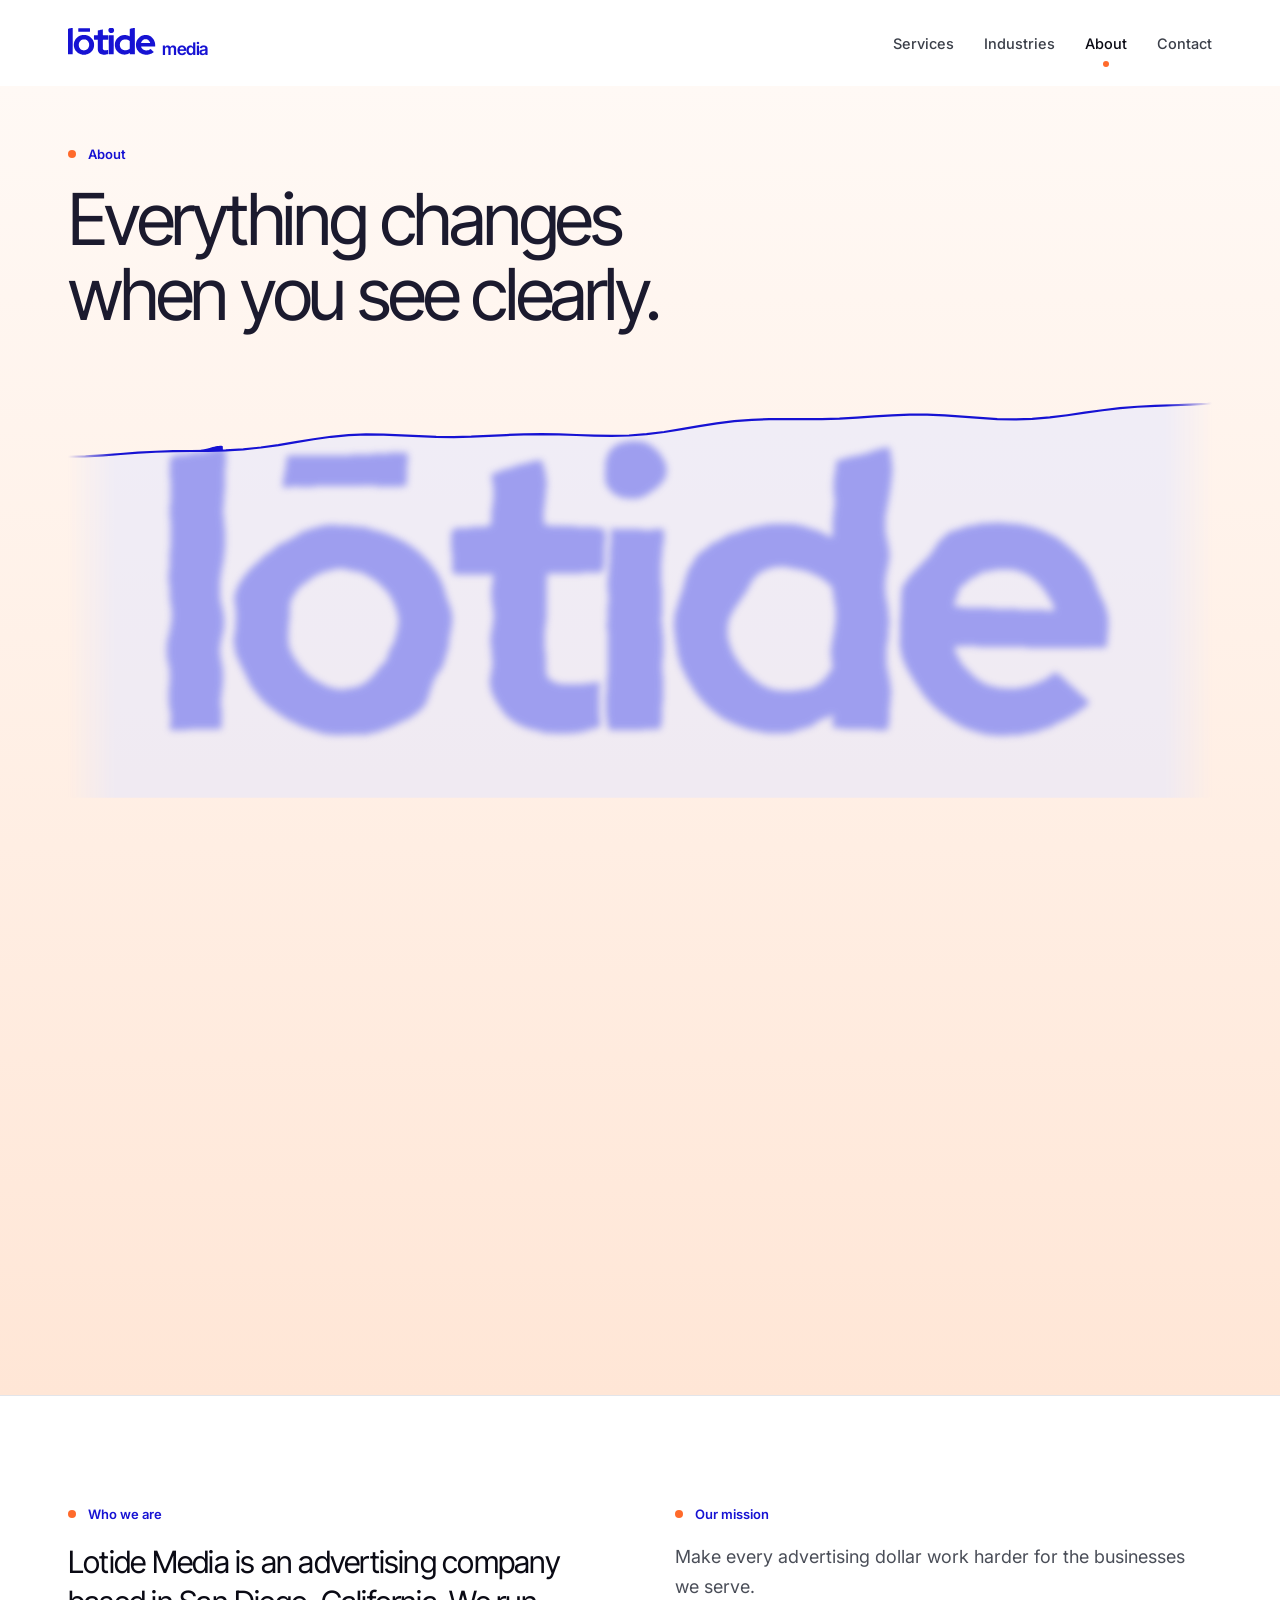
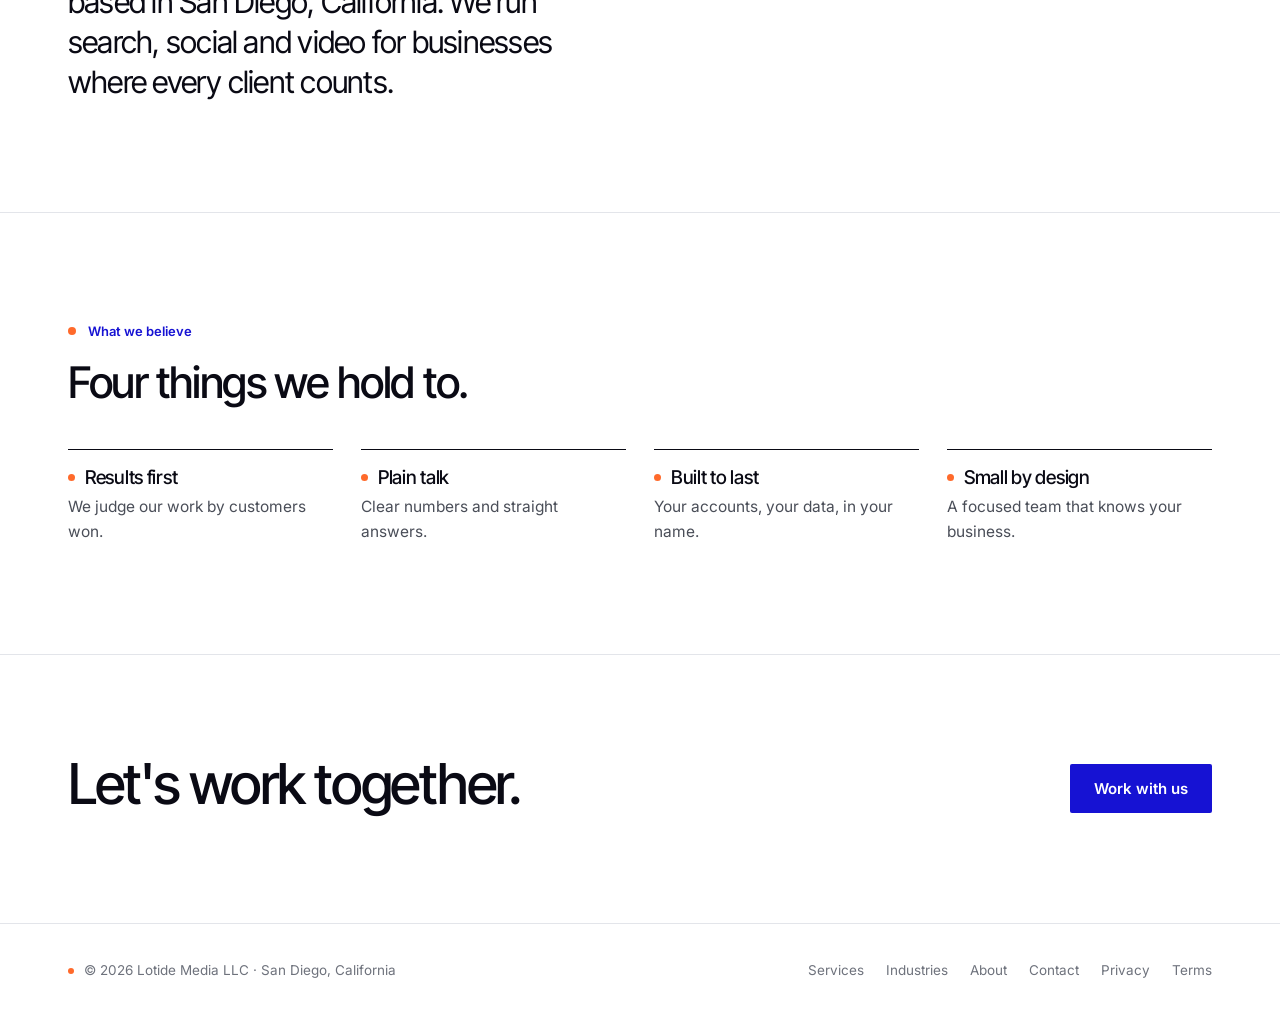
<file: about.html>
<!doctype html><html lang="en"><head><meta charset="utf-8">
<meta name="viewport" content="width=device-width, initial-scale=1">
<title>About: Lotide Media</title><meta name="description" content="Lotide Media is an advertising company in San Diego. Our mission: make every advertising dollar work harder.">
<link rel="canonical" href="https://lotidemedia.com/about"><link rel="icon" href="/favicon.svg" type="image/svg+xml">
<meta property="og:title" content="About: Lotide Media"><meta property="og:description" content="Lotide Media is an advertising company in San Diego. Our mission: make every advertising dollar work harder."><meta property="og:image" content="https://lotidemedia.com/og.png"><meta property="og:url" content="https://lotidemedia.com/about"><meta name="twitter:card" content="summary_large_image">
<meta name="theme-color" content="#1612D3">
<link rel="preconnect" href="https://fonts.googleapis.com"><link rel="preconnect" href="https://fonts.gstatic.com" crossorigin>
<link href="https://fonts.googleapis.com/css2?family=Inter+Tight:wght@300;400;500;600;700;800;900&family=Inter:wght@400;500;600&display=swap" rel="stylesheet">
<style>
:root{--blue:#1612D3;--sig:#5C6BFF;--lav:#B8BCFF;--pale:#F1F2FF;--ink:#0A0A14;--steel:#6E727C;--body2:#4A4E58;--line:#E3E5EA;--mist:#F5F6F8;
--disp:"Inter Tight",Inter,system-ui,sans-serif;--sans:Inter,system-ui,sans-serif}
*{box-sizing:border-box}html{-webkit-text-size-adjust:100%;scroll-behavior:smooth}
body{margin:0;background:#fff;color:var(--ink);font:400 16px/1.6 var(--sans);-webkit-font-smoothing:antialiased}
a{color:inherit}button,input,select,textarea{font:inherit;color:inherit}
.wrap{max-width:1240px;margin:0 auto;padding:0 48px}
.lockup{display:inline-flex;align-items:baseline;gap:.2em;line-height:1;color:var(--blue);font-size:28px;text-decoration:none}
.lockup svg{height:1em;width:auto;display:block;fill:currentColor}
.lockup span{font:600 .62em/1 var(--disp);letter-spacing:-.03em;position:relative;top:-.075em}
.nav{display:flex;align-items:center;justify-content:space-between;padding:28px 0;gap:20px}
.nav ul{display:flex;gap:30px;list-style:none;margin:0;padding:0;font:500 14.5px var(--sans);color:#3B3F49}
.nav a{text-decoration:none;transition:color .2s}.nav a:hover{color:var(--blue)}
.nav a[aria-current]{color:var(--blue);box-shadow:inset 0 -1.5px 0 var(--blue);padding-bottom:4px}
h1,h2,h3{font-family:var(--disp);margin:0;font-weight:500}
.h1{font-size:clamp(46px,5.6vw,88px);line-height:1;letter-spacing:-.04em}
.h2{font-size:clamp(30px,3.4vw,48px);line-height:1.06;letter-spacing:-.03em;max-width:20ch}
.eyebrow{font:600 13px var(--sans);color:var(--blue);display:flex;align-items:center;gap:12px;margin:0 0 20px}
.eyebrow:before{content:"";width:22px;height:1.5px;background:currentColor}
.lead{font-size:18px;line-height:1.65;color:var(--body2);max-width:48ch;margin:24px 0 0}
.btn{display:inline-block;font:600 15px var(--sans);padding:15px 24px;text-decoration:none;border:0;cursor:pointer;border-radius:2px;transition:background .2s,transform .2s}
.b-b{background:var(--blue);color:#fff}.b-b:hover{background:#0F0CA8}
.b-l{color:var(--blue);box-shadow:inset 0 -1.5px 0 var(--blue);padding:4px 0;margin-left:24px;border-radius:0}
.sec{padding:110px 0}.rule{border-top:1px solid var(--line)}.mistb{background:var(--mist)}
[data-view]{animation:fade .5s ease both}@keyframes fade{from{opacity:0;transform:translateY(6px)}to{opacity:1;transform:none}}
[hidden]{display:none!important}
.vals{display:grid;grid-template-columns:repeat(4,1fr);gap:36px;margin-top:56px}
.vals div{border-top:1.5px solid var(--blue);padding-top:18px}.vals b{display:block;font:500 20px/1.25 var(--disp);letter-spacing:-.015em;margin-bottom:6px}.vals p{margin:0;color:var(--body2);font-size:15.5px}
.mission{font:400 clamp(28px,3.4vw,48px)/1.2 var(--disp);letter-spacing:-.03em;max-width:24ch;margin:0}
.mission em{font-style:normal;color:var(--blue)}
/* form */
.form{display:grid;grid-template-columns:1fr 1fr;gap:18px 20px}
.form label{display:flex;flex-direction:column;gap:7px;font:600 13px var(--sans);color:var(--ink)}
.form .full{grid-column:1/-1}
.form input,.form select,.form textarea{border:0;border-bottom:1px solid #C9CCD6;background:transparent;padding:10px 0;font-size:16px;font-weight:400;outline:0;border-radius:0;transition:border-color .2s}
.form textarea{min-height:96px;resize:vertical}
.form input:focus,.form select:focus,.form textarea:focus{border-bottom-color:var(--blue);box-shadow:0 1px 0 var(--blue)}
.form .err{font:500 12.5px var(--sans);color:#C0262D;min-height:0}
.form .bad input,.form .bad select{border-bottom-color:#C0262D}
.form .send{grid-column:1/-1;display:flex;align-items:center;gap:18px;margin-top:8px}
.form .send small{color:var(--steel);font-size:13px}
.done{border-top:1.5px solid var(--blue);padding-top:22px}.done h3{font-size:30px;letter-spacing:-.03em;margin-bottom:8px}.done p{color:var(--body2);margin:0}
.cform{display:grid;grid-template-columns:.8fr 1.2fr;gap:80px;align-items:start}
.cform .meta p{margin:0 0 6px;color:var(--body2)}.cform .meta a{color:var(--blue);text-decoration:none;font-weight:600}
.ft{border-top:1px solid var(--line);padding:36px 0 44px;font-size:13.5px;color:var(--steel)}
.ft .wrap{display:flex;justify-content:space-between;gap:20px;flex-wrap:wrap;align-items:center}
.ft nav{display:flex;gap:22px}.ft a{text-decoration:none}.ft a:hover{color:var(--blue)}
.tag{position:fixed;right:16px;bottom:16px;z-index:9;background:var(--ink);color:#fff;font:600 12px var(--sans);padding:8px 12px;border-radius:2px}
:focus-visible{outline:2px solid var(--blue);outline-offset:3px}
@media(prefers-reduced-motion:reduce){*{animation:none!important;transition:none!important}}
@media(max-width:900px){.wrap{padding:0 16px}.nav{flex-wrap:wrap;padding:20px 0}.nav ul{gap:20px;font-size:14px;width:100%;overflow-x:auto}
.sec{padding:76px 0}.vals,.cform,.form{grid-template-columns:1fr}.cform{gap:40px}.b-l{margin-left:18px}}

.chips{display:flex;flex-wrap:wrap;gap:8px;margin-top:16px}.chips span{font:500 13px var(--sans);color:var(--blue);background:#fff;padding:6px 11px;border-radius:2px}
.hz{padding-top:60px}.hz h1{max-width:16ch}
.sky{position:relative;height:340px;margin-top:70px;overflow:hidden;background:linear-gradient(#fff 0%,#F3F4FF 58%,#fff 58.2%)}
.sky .hl{position:absolute;left:0;right:0;top:58%;height:1.5px;background:var(--blue);z-index:3}
.sky .sun{position:absolute;left:62%;width:150px;height:150px;border-radius:50%;border:1.5px solid var(--blue);top:58%;transform:translate(-50%,-62%);background:#fff;animation:rise 2.4s cubic-bezier(.3,.1,.2,1) both}
.sky .sun:before{content:"";position:absolute;left:50%;top:-34px;width:70px;height:14px;border:1.5px solid var(--blue);transform:translateX(-50%)}
@keyframes rise{from{transform:translate(-50%,10%)}}
.sky .sea{position:absolute;left:0;right:0;top:58%;bottom:0;background:#fff;z-index:2}
.sky .sea i{position:absolute;height:1px;background:var(--lav);left:var(--l);width:var(--w);top:var(--t);animation:shim 6s ease-in-out infinite alternate}
@keyframes shim{to{transform:translateX(24px);opacity:.4}}
.car .tr{display:flex;gap:20px;overflow-x:auto;scroll-snap-type:x mandatory;scrollbar-width:none;padding-bottom:4px}.car .tr::-webkit-scrollbar{display:none}
.car .cd{flex:0 0 calc((100% - 40px)/3);scroll-snap-align:start;border:1px solid var(--line);padding:34px 30px 38px;min-height:280px;display:flex;flex-direction:column;justify-content:space-between;transition:border-color .3s,background .3s}
.car .cd:hover{border-color:var(--blue);background:var(--pale)}
.car .cd h3{font-size:28px;letter-spacing:-.025em}.car .cd p{margin:10px 0 0;color:var(--body2);font-size:16px}
.car .cd small{font:600 13px var(--sans);color:var(--blue)}
.car .ctl{display:flex;align-items:center;gap:20px;margin-top:28px}
.car .ctl button{all:unset;cursor:pointer;width:46px;height:46px;border:1px solid var(--ink);display:grid;place-items:center;border-radius:50%;transition:all .2s}
.car .ctl button:hover{background:var(--blue);border-color:var(--blue);color:#fff}
.car .bar{flex:1;height:1.5px;background:var(--line);position:relative}.car .bar i{position:absolute;left:0;top:0;bottom:0;background:var(--blue);width:33%;transition:left .3s}
.sw{display:grid;grid-template-columns:1fr 1fr;gap:80px;align-items:start}
.sw ul{list-style:none;margin:0;padding:0;border-top:1px solid var(--ink)}
.sw li{padding:20px 0;border-bottom:1px solid var(--line);font:400 clamp(22px,2.4vw,32px) var(--disp);letter-spacing:-.025em;color:#A3A7B2;cursor:pointer;transition:color .2s,padding .3s}
.sw li.on,.sw li:hover{color:var(--ink)}.sw li.on{padding-left:14px;box-shadow:inset 2px 0 0 var(--blue)}
.sw .st{position:sticky;top:40px;padding:36px 40px 40px;background:var(--pale);text-align:center}
.sw .st svg{width:100%;max-width:340px;display:block;margin:0 auto 10px}
.ih .rw svg circle{fill:none;stroke:#C4C8FF;stroke-width:1.5;transition:all .4s}.ih .rw svg circle:first-of-type{fill:#fff}.ih .rw svg circle.on{stroke:var(--blue);stroke-width:3}
.sw .st small{font:600 13px var(--sans);color:var(--blue)}.sw .st h3{font-size:clamp(26px,2.6vw,38px);letter-spacing:-.03em;margin:8px 0 10px}.sw .st p{margin:0;color:var(--body2);font-size:17px}.sw .st .chips{justify-content:center}
.nm{display:grid;grid-template-columns:1fr 1fr;gap:70px;align-items:center}
.nm .map{position:relative;aspect-ratio:4/3;overflow:hidden;border:1px solid var(--line);background:#fff}
.nm .map svg{position:absolute;left:-10%;top:-10%;width:120%;height:120%;transition:transform .6s cubic-bezier(.2,.7,.2,1)}
.nm .map span{position:absolute;right:16px;bottom:12px;font:500 12px var(--sans);color:var(--steel)}
.end{padding:100px 0 110px;border-top:1px solid var(--line)}
.end .wrap{display:flex;justify-content:space-between;align-items:end;gap:30px;flex-wrap:wrap}
.end h2{font-size:clamp(36px,4.4vw,64px);line-height:1.02;letter-spacing:-.04em;max-width:14ch}
.hp{position:absolute;left:-9999px}
.fa{display:grid;grid-template-columns:1.15fr .85fr;gap:90px;align-items:start;padding-top:50px;padding-bottom:120px}
.fa .form{margin-top:48px}
.oz{position:sticky;top:40px;background:var(--pale);aspect-ratio:4/5;display:flex;flex-direction:column;justify-content:space-between;padding:32px}
.oz svg{width:62%;margin:30px auto 0;display:block;overflow:visible}
.oz .trk{fill:none;stroke:#D5D8FF;stroke-width:30}
.oz .fil{fill:none;stroke:var(--blue);stroke-width:30;transform:rotate(-90deg);transform-origin:250px 410px;transition:stroke-dashoffset .7s cubic-bezier(.3,.1,.2,1)}
.oz .bar{fill:var(--blue);transform-origin:250px 42px;transform:scaleX(0);transition:transform .6s cubic-bezier(.3,.1,.2,1) .2s}
.oz.full .bar{transform:scaleX(1)}
.oz p{margin:0;font:500 13.5px/1.5 var(--sans);color:var(--blue);display:flex;justify-content:space-between;align-items:baseline}
.oz p b{font:400 30px var(--disp);letter-spacing:-.03em}
@media(max-width:900px){.fa{grid-template-columns:1fr;gap:40px;padding-top:30px}.oz{position:static;aspect-ratio:auto;padding:24px;order:-1}.oz svg{width:34%;margin:0 auto 16px}}

/* industries: pale split with rings */
.ihw{background:var(--pale)}
.ih{display:grid;grid-template-columns:1fr 1fr;gap:70px;align-items:center;padding-top:40px;padding-bottom:120px}
.ih ul{list-style:none;margin:44px 0 0;padding:0;border-top:1px solid var(--ink)}
.ih li{padding:18px 0;border-bottom:1px solid #D6D9F5;font:400 clamp(21px,2.2vw,28px) var(--disp);letter-spacing:-.025em;color:#8E92B8;cursor:pointer;transition:color .2s,padding .3s;display:flex;align-items:center;gap:14px}
.ih li:before{content:"";width:10px;height:10px;border-radius:50%;border:1.5px solid currentColor;flex:none;transition:all .2s}
.ih li.on,.ih li:hover{color:var(--ink)}.ih li.on{padding-left:8px}.ih li.on:before{background:var(--blue);border-color:var(--blue)}
.ih .rv{text-align:center}
.ih .rw{position:relative;max-width:460px;margin:0 auto}
.ih .rw .rip{position:absolute;inset:0;border-radius:50%;border:1px solid var(--lav);animation:rip 6s ease-out infinite;opacity:0}
.ih .rw .rip:nth-child(2){animation-delay:2s}.ih .rw .rip:nth-child(3){animation-delay:4s}
@keyframes rip{0%{transform:scale(.3);opacity:0}15%{opacity:1}100%{transform:scale(1);opacity:0}}
.ih .rw svg{position:relative;width:100%;display:block}
.ih .rw svg circle{fill:none;stroke:#C4C8FF;stroke-width:1.5;transition:all .45s}.ih .rw svg circle:first-of-type{fill:#fff}.ih .rw svg circle.on{stroke:var(--blue);stroke-width:3}
.ih .rv small{font:600 13px var(--sans);color:var(--blue)}.ih .rv h3{font-size:clamp(26px,2.6vw,36px);letter-spacing:-.03em;margin:8px 0 8px}.ih .rv p{margin:0;color:var(--body2);font-size:17px}.ih .rv .chips{justify-content:center}
/* about: contour hero */
.ch3{position:relative;overflow:hidden;border-bottom:1px solid var(--line)}
.ch3 svg.bg{position:absolute;right:-330px;top:0;width:1300px;height:620px;transition:transform .6s cubic-bezier(.2,.7,.2,1)}
.ch3 .in{position:relative;padding-top:80px;padding-bottom:140px}.ch3 h1{max-width:13ch}.ch3 .lead{background:rgba(255,255,255,.86)}
.ch3 .coord{position:absolute;right:48px;bottom:28px;font:500 12px var(--sans);color:var(--steel)}
.msn{background:var(--ink);color:#fff}.msn .eyebrow{color:var(--lav)}.msn .mission{color:#fff}
.nmo{display:grid;grid-template-columns:1fr 280px;gap:90px;align-items:center}
.nmo svg{width:100%;color:var(--blue)}.nmo svg *{stroke-dasharray:1800;stroke-dashoffset:1800;animation:draw 2.8s ease .2s forwards}
@keyframes draw{to{stroke-dashoffset:0}}
/* contact: tideline */
.th{padding-top:70px}.th h1{max-width:15ch}
.tl{margin:64px 0 0;height:90px;overflow:hidden}.tl svg{width:100%;height:90px;display:block}
.tl .ln{fill:none;stroke:var(--blue);stroke-width:1.5;stroke-dasharray:2600;stroke-dashoffset:2600;animation:draw 2.4s cubic-bezier(.4,0,.2,1) .2s forwards}
.cbox{background:var(--mist);padding:36px 36px 40px}
@media(max-width:900px){.ih{grid-template-columns:1fr;gap:44px;padding-top:24px;padding-bottom:80px}.ih .rw{max-width:300px}.ch3 .in{padding-top:50px;padding-bottom:100px}.ch3 svg.bg{right:-760px;opacity:.75}.ch3 .coord{right:16px}.nmo{grid-template-columns:1fr;gap:40px}.nmo svg{width:150px}.th{padding-top:36px}.tl{margin-top:44px}.cbox{padding:24px 18px}}

.ft .fl{display:flex;gap:22px;flex-wrap:wrap}
@media(max-width:900px){.sky{height:240px;margin-top:44px}.sky .sun{width:96px;height:96px}.sky .sun:before{width:46px;height:10px;top:-24px}.car .cd{flex-basis:84%}.sw,.nm{grid-template-columns:1fr;gap:30px}.sw .st{position:static}.hz{padding-top:36px}.end{padding:70px 0 80px}}
</style>
<script type="application/ld+json">{"@context": "https://schema.org", "@type": "Organization", "name": "Lotide Media", "url": "https://lotidemedia.com", "logo": "https://lotidemedia.com/favicon.svg", "email": "hello@lotidemedia.com", "address": {"@type": "PostalAddress", "addressLocality": "San Diego", "addressRegion": "CA", "addressCountry": "US"}}</script>
<style>.eyebrow:before{width:8px;height:8px;border-radius:50%;background:#FF6A2B}
.nav a[aria-current]{box-shadow:none;position:relative;color:var(--ink)}.nav a[aria-current]:after{content:"";position:absolute;left:50%;bottom:-11px;width:6px;height:6px;border-radius:50%;background:#FF6A2B;transform:translateX(-50%)}
.sky .sun{border-color:#FF6A2B;background:#FFF5EF}.oz p b{color:#FF6A2B}.ft span:before{content:"";display:inline-block;width:6px;height:6px;border-radius:50%;background:#FF6A2B;margin-right:10px;vertical-align:middle}.vl{display:grid;grid-template-columns:repeat(4,1fr);gap:28px;margin-top:44px}.vl div{border-top:1.5px solid var(--ink);padding-top:16px}.vl b{display:flex;align-items:center;gap:10px;font:500 19px var(--disp);letter-spacing:-.015em;margin-bottom:6px}
.vl b:before{content:"";width:7px;height:7px;border-radius:50%;background:#FF6A2B}.vl p{margin:0;color:var(--body2);font-size:15.5px}.blk2{padding:110px 0;border-top:1px solid var(--line)}
@media(max-width:900px){.vl{grid-template-columns:1fr 1fr}.blk2{padding:76px 0}}.def{display:grid;grid-template-columns:240px 1fr;gap:40px;margin-top:30px}.def .pr{font:400 22px var(--disp);color:var(--steel);margin:8px 0 0}.def .pr em{color:#FF6A2B}
.def ol{margin:0;padding:0;list-style:none;counter-reset:d}.def li{counter-increment:d;display:grid;grid-template-columns:44px 1fr;padding:16px 0;border-top:1px solid rgba(10,10,20,.15);font:400 clamp(20px,2.2vw,28px)/1.3 var(--disp);letter-spacing:-.02em}.def li:before{content:counter(d) ".";font:600 14px var(--sans);color:#FF6A2B;padding-top:8px}
.two{display:grid;grid-template-columns:1fr 1fr;gap:70px}.big{font:400 clamp(24px,2.4vw,34px)/1.3 var(--disp);letter-spacing:-.025em;margin:0}
@media(max-width:900px){.def,.two{grid-template-columns:1fr;gap:20px}}.hz{background:linear-gradient(#FFF9F5 0%,#FFE6D6 100%);padding:60px 0 90px;overflow:hidden}.hz h1{font:400 clamp(40px,5.6vw,88px)/1.04 var(--disp);letter-spacing:-.045em;color:#1B1A2E;margin:0;max-width:16ch}
.mk{display:block;width:100%;height:auto;margin-top:46px;overflow:visible;-webkit-mask:linear-gradient(90deg,transparent,#000 4%,#000 96%,transparent);mask:linear-gradient(90deg,transparent,#000 4%,#000 96%,transparent)}
.post{margin-top:34px;max-width:62ch}.post>*{opacity:0;transform:translateY(10px);transition:opacity .9s,transform .9s}.post.on>*{opacity:1;transform:none}.post.on>*:nth-child(2){transition-delay:.5s}.post.on>*:nth-child(3){transition-delay:1.1s}
.post .p1{font:400 clamp(24px,2.4vw,34px)/1.25 var(--disp);letter-spacing:-.025em;color:#1B1A2E;margin:0}.post .p2{font-size:18px;line-height:1.65;color:var(--body2);margin:16px 0 0}
.post .p3{display:flex;align-items:center;gap:12px;margin:26px 0 0;font:500 clamp(20px,2vw,26px) var(--disp);letter-spacing:-.02em;color:#1B1A2E}.post .p3:before{content:"";width:9px;height:9px;border-radius:50%;background:#FF6A2B}
.rp{all:unset;cursor:pointer;margin-top:26px;display:inline-block;font:600 13px var(--sans);color:var(--blue);box-shadow:inset 0 -1.5px 0 var(--blue);padding-bottom:2px;opacity:0;transition:opacity .6s}.done .rp{opacity:1}.post.on>*:nth-child(2){transition-delay:.35s}.post.on>*:nth-child(3){transition-delay:.7s}.post.on>*:nth-child(4){transition-delay:.9s}.post.on>*:nth-child(5){transition-delay:1.3s}
.post .p4{font:500 clamp(19px,1.7vw,22px)/1.4 var(--disp);letter-spacing:-.015em;color:#1B1A2E;margin:30px 0 0}.post .p4+.p2{margin-top:8px}</style></head><body>
<svg width="0" height="0" style="position:absolute" aria-hidden="true"><symbol id="lt" viewBox="18 22 2168 684"><path d="M397 696C383 695 380 695 370 691C366 690 359 689 356 688C352 687 346 686 344 684C341 683 336 681 333 680C329 680 325 678 323 676C321 675 317 673 314 672C310 671 307 669 306 668C304 667 301 665 298 664C295 662 292 661 292 660C291 659 289 658 287 657C284 656 281 653 279 652C277 650 274 648 272 646C261 639 240 620 232 608C229 605 226 600 223 597C221 594 218 590 217 589C216 587 214 584 212 581C211 579 208 574 207 572C206 570 204 566 203 564C201 561 200 559 200 558C200 557 199 554 197 550C195 547 193 541 192 538C191 534 189 528 188 525C186 522 185 516 184 511C183 506 182 497 180 490C178 479 178 475 178 456C178 438 178 434 180 423C182 416 183 407 184 402C185 397 186 391 188 387C190 383 191 378 192 375C193 372 195 367 197 363C198 360 200 356 200 355C200 354 201 352 203 349C204 347 206 343 207 341C208 339 211 335 212 333C214 331 215 328 215 327C216 326 217 324 219 322C220 320 222 317 224 315C238 296 256 277 275 264C277 262 280 260 282 258C283 257 285 256 286 256C286 256 289 254 292 252C294 250 298 248 299 248C301 247 304 245 306 244C309 242 312 240 314 240C317 239 321 238 323 236C325 234 330 233 332 232C335 231 340 230 344 228C347 226 353 225 356 224C360 223 367 222 371 220C383 217 393 216 426 216C458 216 471 217 482 220C485 222 492 223 496 224C500 225 506 226 509 228C512 229 517 231 520 232C522 233 527 234 530 236C532 237 536 239 538 240C541 241 544 242 546 244C547 245 551 247 553 248C559 251 570 258 574 261C576 263 578 264 578 264C579 264 584 269 591 274C604 286 620 303 625 310C629 316 632 321 636 326C638 328 640 331 640 333C641 334 643 337 644 339C646 341 647 345 648 347C649 349 651 354 653 356C655 359 656 362 656 363C656 365 658 369 659 373C661 376 664 383 664 388C665 393 667 398 667 399C675 414 676 494 668 513C667 516 665 522 664 526C663 530 662 536 660 539C659 542 657 547 656 550C655 552 654 556 652 558C651 560 649 563 648 566C647 568 645 572 644 574C642 576 641 579 641 580C640 581 638 584 637 586C635 589 633 592 632 593C627 602 597 635 588 641C586 642 584 644 584 644C584 645 574 651 566 656C564 657 561 659 560 660C559 661 556 663 552 665C549 667 546 668 546 669C545 669 543 671 540 672C537 672 532 674 530 676C528 678 523 680 519 680C516 681 511 683 509 684C506 686 501 687 497 688C493 689 486 690 482 691C479 693 472 694 468 695C458 696 412 697 397 696ZM1922 696C1909 696 1896 694 1889 692C1885 690 1879 689 1875 688C1871 687 1865 686 1861 684C1857 682 1852 681 1850 680C1848 679 1844 678 1842 676C1840 675 1835 673 1833 672C1830 671 1827 670 1825 669C1824 668 1821 666 1818 665C1816 664 1812 662 1810 661C1809 659 1806 657 1804 656C1801 655 1798 653 1797 651C1795 650 1792 648 1790 647C1772 634 1746 607 1736 589C1735 587 1733 584 1732 583C1731 582 1729 579 1727 576C1725 572 1723 568 1723 567C1718 560 1712 545 1711 541C1711 538 1709 535 1708 533C1707 531 1705 524 1704 519C1703 513 1701 505 1700 501C1697 491 1696 477 1696 456C1696 435 1697 422 1700 411C1701 407 1703 399 1704 393C1705 388 1707 382 1708 380C1709 378 1711 374 1711 370C1712 366 1714 361 1716 358C1718 356 1719 352 1720 350C1721 347 1723 344 1724 342C1726 339 1727 337 1727 336C1727 336 1729 333 1731 329C1733 326 1736 322 1737 320C1746 305 1768 281 1786 267C1788 265 1792 262 1794 260C1796 259 1799 257 1801 256C1803 255 1806 253 1808 251C1811 249 1813 248 1814 248C1814 248 1817 246 1820 245C1822 243 1826 241 1828 240C1831 239 1835 238 1837 236C1839 234 1844 232 1848 232C1851 231 1856 229 1859 228C1861 226 1868 224 1873 224C1878 223 1883 222 1884 221C1890 218 1901 217 1928 216C1959 216 1970 217 1983 221C1988 222 1994 224 1998 224C2002 225 2007 227 2010 228C2013 230 2018 231 2021 232C2023 233 2027 234 2029 236C2031 237 2034 239 2037 240C2039 241 2043 242 2044 244C2046 245 2049 247 2052 248C2059 252 2070 260 2079 268C2099 285 2121 310 2128 325C2129 327 2131 330 2132 331C2133 333 2135 336 2136 339C2137 342 2139 345 2140 347C2141 348 2143 352 2144 355C2145 358 2147 363 2148 366C2150 368 2151 373 2152 377C2153 381 2154 386 2156 388C2158 394 2159 399 2162 418C2162 424 2163 430 2164 430C2166 434 2168 489 2166 493C2165 495 2163 496 2162 497C2160 498 2106 498 1992 498C1843 498 1826 498 1825 500C1823 501 1823 502 1824 508C1825 511 1826 515 1828 517C1829 519 1831 522 1832 524C1833 527 1834 530 1836 532C1837 534 1839 537 1840 539C1843 543 1865 565 1869 568C1871 568 1874 570 1875 572C1876 573 1880 575 1882 576C1885 577 1889 579 1891 581C1893 582 1897 584 1900 584C1903 585 1909 587 1913 589C1919 591 1923 591 1938 592C1960 594 1983 592 1992 589C1995 588 2001 586 2004 585C2011 583 2031 574 2032 572C2033 572 2035 570 2038 568C2041 567 2045 564 2046 562C2049 560 2050 559 2053 559C2057 559 2058 560 2068 569C2074 574 2079 579 2080 580C2081 581 2086 586 2092 591C2099 597 2104 602 2105 603C2106 605 2121 618 2129 624C2131 626 2132 628 2132 629C2132 632 2122 641 2110 648C2108 649 2105 652 2104 653C2103 654 2100 656 2097 657C2095 658 2093 660 2092 660C2091 661 2088 663 2085 664C2082 665 2078 667 2077 669C2075 670 2072 671 2070 672C2067 673 2063 674 2060 676C2058 678 2053 680 2049 680C2046 681 2041 683 2039 684C2036 685 2030 687 2025 688C2019 689 2011 691 2006 692C1993 696 1957 698 1922 696ZM891 695C886 694 878 693 874 692C870 691 862 689 857 688C852 687 846 685 844 684C841 682 837 681 835 680C833 679 829 678 828 677C826 675 823 674 821 673C816 670 806 662 799 656C790 646 778 628 775 619C775 617 773 612 772 609C770 605 769 599 767 587C765 571 765 569 764 451C764 385 764 331 764 331C764 328 757 328 718 328C676 328 672 328 671 324C670 323 670 301 670 275C670 229 670 227 672 225C673 225 674 224 675 224C677 224 696 224 719 224C756 224 761 223 763 222C764 220 764 214 764 164L764 108L767 106C768 105 771 104 773 103C776 103 782 101 787 100C792 98 800 97 805 96C810 95 817 93 822 92C827 90 834 89 839 88C844 87 852 86 856 84C863 82 878 79 883 79C888 79 888 76 888 151C888 217 888 221 890 222C891 224 897 224 954 224C1008 224 1016 224 1018 226L1020 227L1020 275C1020 321 1020 323 1018 325L1016 328L953 328C894 328 890 328 889 330C888 331 888 352 888 441C888 541 889 552 890 556C897 572 898 573 903 578C907 582 911 583 920 587L930 590L954 590C976 590 978 590 988 588C995 586 1003 584 1006 583L1013 582L1015 584C1017 586 1017 589 1017 632L1017 678L1015 680C1012 684 1001 687 990 688C986 689 977 690 971 692C965 693 955 694 949 695C936 696 903 696 891 695ZM1390 694C1389 694 1382 693 1374 691C1367 689 1359 688 1356 688C1354 687 1349 686 1345 684C1341 682 1336 681 1334 680C1331 679 1326 677 1323 676C1319 674 1315 672 1314 672C1312 671 1309 669 1306 668C1303 666 1300 664 1300 664C1299 664 1296 662 1294 661C1291 659 1288 657 1287 657C1286 656 1283 654 1281 652C1278 650 1274 647 1271 644C1254 631 1233 609 1224 596C1223 595 1221 592 1220 590C1218 588 1216 585 1216 583C1215 581 1213 578 1212 576C1210 575 1208 571 1207 568C1206 565 1204 562 1203 561C1203 560 1201 557 1200 553C1199 550 1197 544 1195 542C1194 540 1192 535 1192 531C1191 527 1189 521 1188 517C1186 514 1185 508 1185 504C1184 500 1183 493 1182 486C1180 474 1180 438 1182 428C1182 425 1183 418 1184 412C1185 405 1186 398 1188 394C1189 390 1191 385 1192 381C1192 377 1194 372 1196 370C1197 367 1199 362 1200 360C1201 357 1202 353 1203 352C1205 350 1207 346 1208 343C1209 340 1211 336 1212 336C1213 335 1214 332 1216 329C1217 327 1219 324 1219 323C1220 322 1222 320 1223 319C1224 315 1226 313 1238 299C1253 282 1276 261 1289 255C1291 254 1293 253 1294 252C1294 251 1297 250 1300 248C1303 247 1306 245 1308 244C1309 243 1313 241 1316 240C1319 239 1323 237 1325 236C1327 235 1331 233 1335 232C1339 231 1344 229 1347 228C1349 227 1356 225 1362 224C1368 223 1378 221 1384 220C1391 218 1398 218 1415 217C1437 217 1448 218 1461 221C1465 222 1472 223 1476 224C1481 225 1487 226 1490 228C1493 229 1498 231 1501 232C1505 232 1510 234 1514 236C1517 238 1522 240 1525 241C1528 243 1532 245 1534 247C1538 249 1542 250 1544 248C1545 247 1545 226 1545 158C1545 99 1545 68 1546 67C1547 66 1549 64 1553 63C1556 63 1562 61 1566 60C1570 58 1578 57 1582 56C1587 55 1596 54 1602 52C1607 50 1615 49 1620 48C1624 47 1632 46 1637 44C1653 39 1667 38 1669 42C1670 42 1670 187 1670 364L1670 684L1668 686C1666 688 1662 688 1609 688C1558 688 1551 688 1549 686C1547 685 1547 684 1547 672C1547 661 1547 658 1546 657C1543 655 1539 657 1536 660C1534 662 1531 664 1529 664C1527 665 1524 667 1522 668C1520 670 1517 671 1515 672C1513 673 1509 674 1507 676C1505 678 1500 680 1496 681C1492 681 1488 683 1486 684C1484 685 1478 687 1473 688C1467 689 1459 691 1454 692C1447 694 1444 694 1420 695C1405 695 1391 695 1390 694ZM35 688C33 688 31 687 31 686C30 686 30 563 30 376C30 82 30 67 32 66C34 63 55 58 66 56C71 55 79 54 84 52C89 51 98 49 102 48C107 47 116 46 121 44C130 41 142 39 147 39C149 39 150 40 151 40C152 41 152 126 152 364C152 633 152 686 151 687C150 688 139 688 94 688C63 688 37 688 35 688ZM1035 688C1034 687 1033 687 1033 686C1032 686 1032 582 1032 456C1032 265 1032 226 1033 225C1035 224 1045 224 1149 224C1150 224 1151 225 1152 225C1154 226 1154 241 1154 456C1154 671 1154 686 1152 687C1151 687 1150 688 1149 688C1065 688 1037 688 1035 688ZM452 587C459 585 466 584 468 583C470 583 473 582 475 580C477 579 481 577 483 576C486 576 489 574 491 572C493 571 496 569 498 568C502 565 524 544 529 537C537 524 543 513 547 498C551 488 551 485 552 471C554 449 552 427 548 417C547 413 545 407 544 404C543 402 542 398 540 396C539 394 537 390 536 387C534 384 533 381 532 380C531 379 529 377 528 375C525 370 503 348 498 345C496 344 493 342 491 340C489 338 485 337 483 336C481 335 478 334 476 332C474 331 468 329 462 327C456 326 449 324 445 324C441 323 433 322 426 322C416 322 412 322 401 325C394 327 387 328 384 329C382 330 378 331 377 332C376 333 372 335 369 336C366 337 362 339 361 340C360 341 358 343 356 344C352 346 331 366 325 374C323 377 321 380 320 381C319 383 318 386 316 388C314 390 313 394 312 396C311 398 310 402 308 404C307 407 305 413 302 426C298 449 298 462 302 482C305 501 306 504 308 508C310 511 312 515 312 518C313 521 315 523 316 524C316 525 318 527 319 529C321 534 322 535 333 548C339 555 347 561 357 569C364 574 384 584 387 584C388 584 393 585 398 587C416 592 432 592 452 587ZM1464 586C1471 585 1479 584 1481 583C1483 583 1488 582 1491 580C1494 579 1499 577 1502 576C1505 575 1508 573 1509 572C1510 571 1513 570 1516 568C1522 565 1533 558 1542 549C1543 548 1544 546 1544 544C1545 542 1545 501 1545 452L1544 364L1540 360C1533 354 1520 344 1519 344C1518 344 1515 343 1513 341C1510 339 1505 337 1501 336C1497 334 1493 332 1492 331C1490 331 1480 328 1469 326C1450 322 1449 322 1433 322C1422 323 1415 323 1411 324C1408 325 1402 327 1397 328C1392 328 1386 330 1384 332C1381 333 1377 335 1374 336C1372 337 1369 338 1367 340C1365 341 1362 344 1360 344C1353 348 1333 367 1328 374C1327 377 1324 380 1323 382C1321 384 1320 386 1320 386C1320 387 1318 390 1316 393C1315 396 1312 400 1312 402C1311 405 1310 410 1308 414C1304 423 1303 434 1303 456C1303 478 1304 489 1308 497C1310 501 1311 506 1312 508C1313 510 1314 514 1316 516C1317 518 1319 522 1321 525C1329 540 1349 560 1363 568C1365 569 1367 571 1369 572C1370 573 1373 575 1376 576C1380 577 1384 579 1385 580C1387 581 1390 582 1392 583C1398 584 1423 589 1428 589C1436 590 1451 589 1464 586ZM2038 408C2040 407 2041 406 2042 405C2043 403 2039 391 2036 388C2035 386 2033 383 2032 381C2032 379 2030 375 2028 373C2027 371 2024 368 2023 365C2019 359 2000 341 1994 337C1992 336 1988 334 1987 332C1985 331 1983 330 1981 329C1979 328 1975 327 1971 325C1967 323 1962 322 1960 321C1948 318 1917 318 1904 321C1901 322 1896 323 1893 325C1889 326 1885 328 1884 328C1882 329 1879 330 1877 332C1875 333 1872 336 1869 337C1864 339 1843 361 1840 365C1839 367 1837 370 1836 372C1834 374 1833 377 1832 379C1831 381 1830 384 1828 386C1825 391 1822 403 1823 405C1823 406 1824 408 1825 408C1828 409 2035 409 2038 408ZM1077 168C1072 167 1069 166 1066 165C1064 163 1060 161 1058 160C1049 156 1036 143 1032 134C1031 132 1029 128 1027 126C1024 121 1022 104 1024 89C1025 80 1025 78 1029 70C1038 53 1047 44 1068 33C1069 33 1075 32 1081 31C1094 29 1113 31 1118 34C1120 35 1124 37 1127 39C1133 42 1138 46 1147 55C1150 59 1152 62 1158 74C1161 80 1163 98 1161 111C1160 122 1159 123 1153 134C1147 145 1135 157 1126 161C1123 162 1120 164 1118 165C1113 169 1094 170 1077 168ZM290 134C287 132 287 129 287 93L287 57L289 54L292 52L427 52C513 52 564 52 566 53C568 54 571 55 572 56C573 58 574 60 574 92C574 111 573 128 573 129C571 135 579 135 429 135C353 135 291 135 290 134Z"/></symbol></svg>
<div class="wrap"><header class="nav"><a class="lockup" href="/" aria-label="Lotide Media home"><svg viewBox="18 22 2168 684"><use href="#lt"/></svg><span>media</span></a><nav aria-label="Main"><ul><li><a href="/services">Services</a></li><li><a href="/industries">Industries</a></li><li><a href="/about" aria-current="page">About</a></li><li><a href="/contact">Contact</a></li></ul></nav></header></div><section class="hz"><div class="wrap"><p class="eyebrow">About</p><h1>Everything changes when you see clearly.</h1><svg class="mk" id="ma" viewBox="-220 -140 2610 960" role="img" aria-label="lōtide"><defs><clipPath id="above"><path id="abp" d=""/></clipPath><clipPath id="below"><path id="blp" d=""/></clipPath><filter id="fa" x="-5%" y="-10%" width="110%" height="120%"><feTurbulence type="fractalNoise" baseFrequency="0.0025 0.012" numOctaves="1" seed="4"><animate attributeName="baseFrequency" dur="8s" values="0.0025 0.012;0.003 0.01;0.0025 0.012" repeatCount="indefinite"/></feTurbulence><feDisplacementMap id="fam" in="SourceGraphic" scale="40" result="d"/><feGaussianBlur id="fab" in="d" stdDeviation="9"/></filter></defs><g clip-path="url(#above)"><use href="#lt" x="0" y="0" width="2168" height="684" fill="#1612D3"/></g><g clip-path="url(#below)"><use href="#lt" x="0" y="0" width="2168" height="684" fill="#5A57E0" filter="url(#fa)"/></g>
<path class="wt" d="" fill="rgba(226,230,255,.5)"/><path class="ws" d="" fill="none" stroke="#1612D3" stroke-width="5"/>
<path class="ol" d="" fill="none" stroke="#FF6A2B" stroke-width="6" stroke-linecap="round" pathLength="1" stroke-dasharray="1" stroke-dashoffset="1"/></svg><div class="post"><p class="p1">When the tide recedes, a whole new perspective emerges.</p><p class="p2">What was once hidden beneath the surface comes into view. New details, unexpected opportunities, and an entirely different way of seeing what&rsquo;s been there all along.</p><p class="p4">That&rsquo;s the idea behind Lotide.</p><p class="p2">We believe the best opportunities aren&rsquo;t always the most obvious. By looking deeper, challenging assumptions, and cutting through the noise, we uncover the insights that make advertising more effective and growth more intentional.</p><p class="p3">A different perspective changes everything.</p></div><button class="rp" type="button">Watch the tide go out again</button></div></section><section class="blk2"><div class="wrap two"><div><p class="eyebrow">Who we are</p><p class="big">Lotide Media is an advertising company based in San Diego, California. We run search, social and video for businesses where every client counts.</p></div><div><p class="eyebrow">Our mission</p><p class="lead" style="margin:0">Make every advertising dollar work harder for the businesses we serve.</p></div></div></section><section class="blk2"><div class="wrap"><p class="eyebrow">What we believe</p><h2 class="h2">Four things we hold to.</h2><div class="vl"><div><b>Results first</b><p>We judge our work by customers won.</p></div><div><b>Plain talk</b><p>Clear numbers and straight answers.</p></div><div><b>Built to last</b><p>Your accounts, your data, in your name.</p></div><div><b>Small by design</b><p>A focused team that knows your business.</p></div></div></div></section><section class="end"><div class="wrap"><h2>Let's work together.</h2><a class="btn b-b" href="/contact">Work with us</a></div></section><footer class="ft"><div class="wrap"><span>© 2026 Lotide Media LLC · San Diego, California</span><div class="fl"><a href="/services">Services</a><a href="/industries">Industries</a><a href="/about">About</a><a href="/contact">Contact</a><a href="/privacy">Privacy</a><a href="/terms">Terms</a></div></div></footer><script>var IND=[["Financial services", "Lending, debt, insurance and wealth firms.", ["Lenders", "Debt relief", "Insurance", "Wealth management"]], ["Tax and accounting", "Resolution, preparation and advisory practices.", ["Tax resolution", "CPA firms", "Bookkeeping", "Payroll"]], ["Professional services", "Legal, consulting and specialist firms.", ["Law firms", "Consultants", "Specialist advisors"]], ["Trades and home services", "Contractors and field service companies.", ["General contractors", "Roofing", "HVAC", "Solar"]], ["B2B software", "SaaS and platform companies.", ["SaaS", "Fintech", "Vertical software"]]];
(function(){
function sun(){document.querySelectorAll('.sky .sun').forEach(function(s){var y=Math.min(scrollY,400);s.style.animation='none';s.style.transform='translate(-50%,'+(-62-y*.2)+'%)'})}
addEventListener('scroll',sun,{passive:true});
var tr=document.querySelector('.car .tr');if(tr){var bi=document.querySelector('.car .bar i');
tr.addEventListener('scroll',function(){var m=tr.scrollWidth-tr.clientWidth;bi.style.left=(m?tr.scrollLeft/m*67:0)+'%'},{passive:true});
document.querySelectorAll('.car .ctl button').forEach(function(b){b.addEventListener('click',function(){var c=tr.querySelector('.cd');tr.scrollBy({left:+b.dataset.d*(c.offsetWidth+20),behavior:'smooth'})})})}
document.querySelectorAll('.ih li').forEach(function(li){function s(){var i=+li.dataset.i;document.querySelectorAll('.ih li').forEach(function(x){x.classList.toggle('on',x===li)});
document.querySelectorAll('.ih .rw svg circle').forEach(function(c){c.classList.toggle('on',+c.dataset.i===i)});
document.getElementById('sh').textContent=IND[i][0];document.getElementById('sd').textContent=IND[i][1];
document.getElementById('sc').innerHTML='<div class="chips">'+IND[i][2].map(function(x){return '<span>'+x+'</span>'}).join('')+'</div>'}
li.addEventListener('mouseenter',s);li.addEventListener('click',s);li.addEventListener('focus',s)});
var bg=document.querySelector('.ch3 svg.bg');if(bg)document.addEventListener('mousemove',function(e){var x=(e.clientX/innerWidth-.5)*-26,y=(e.clientY/innerHeight-.5)*-16;bg.style.transform='translate('+x+'px,'+y+'px)'});
var fo=document.querySelector('.fa form'),fc=document.querySelector('.oz .fil');if(fo&&fc){var oz=document.querySelector('.oz'),OL=+fc.getAttribute('stroke-dasharray');
function fu(){var fs=[].slice.call(fo.querySelectorAll('[name=name],[name=company],[name=email],[name=industry],[name=message]')),n=fs.filter(function(x){return x.value.trim()}).length,p=n/fs.length;
fc.style.strokeDashoffset=OL*(1-p);document.getElementById('pct').textContent=Math.round(p*100)+'%';oz.classList.toggle('full',p===1)}
fo.addEventListener('input',fu);fo.addEventListener('change',fu)}
})();</script><script>
function tideMark(id,opt){var s=document.getElementById(id),wt=s.querySelector('.wt'),ws=s.querySelector('.ws'),ol=s.querySelector('.ol'),sec=s.closest('section'),post=sec.querySelector('.post'),t0=null,raf=0,startY=opt.start||-120,endY=opt.end||760,dur=opt.dur||5200,lineY=opt.line||740;
function surf(lv,t,tilt){var d='',pts=[];for(var x=-260;x<=2440;x+=40){var y=lv+tilt*(1-(x+260)/2700)+10*Math.sin(x/160+t*1.3)+5*Math.sin(x/70-t);pts.push(x+' '+y.toFixed(1))}return pts}
function ease(q){return q<.5?4*q*q*q:1-Math.pow(-2*q+2,3)/2}
function frame(now){if(t0===null)t0=now;var e=(now-t0)/1000,q=Math.max(0,Math.min(1,(now-t0-300)/dur)),p=ease(q),lv=startY+(endY-startY)*p,tilt=(opt.tilt||0)*(1-p);
var pts=surf(lv,e,tilt);wt.setAttribute('d','M'+pts.join(' L')+' L2440 820 L-260 820Z');ws.setAttribute('d','M'+pts.join(' L'));var fade=Math.max(0,Math.min(1,(lv-(endY-140))/140));wt.style.opacity=1-fade*.85;ws.style.opacity=1-fade;
if(opt.onFrame)opt.onFrame(p,lv,e,pts);if(post&&q>=(opt.postAt||.55)&&!s.dataset.po){s.dataset.po=1;post.classList.add('on')}
if(q>=1){var lp=[];for(var x=0;x<=2168;x+=30){lp.push(x+' '+(lineY+6*Math.sin(x/150+e*1.1)).toFixed(1))}ol.setAttribute('d','M'+lp.join(' L'));if(!s.dataset.ln){s.dataset.ln=1;ol.style.transition='stroke-dashoffset 1.4s cubic-bezier(.3,.1,.2,1)';requestAnimationFrame(function(){ol.style.strokeDashoffset=0});setTimeout(function(){sec.classList.add('done')},1300)}}
raf=requestAnimationFrame(frame)}
function play(){cancelAnimationFrame(raf);t0=null;delete s.dataset.ln;delete s.dataset.po;ol.style.transition='none';ol.style.strokeDashoffset=1;if(post)post.classList.remove('on');sec.classList.remove('done');if(opt.reset)opt.reset();raf=requestAnimationFrame(frame)}
var io=new IntersectionObserver(function(es){if(es[0].isIntersecting){play();io.disconnect()}},{threshold:.3});io.observe(s);var b=sec.querySelector('.rp');if(b)b.addEventListener('click',play)}
tideMark('ma',{tilt:120,dur:4400,postAt:.5,onFrame:function(p,lv,e,pts){document.getElementById('abp').setAttribute('d','M-260 -200 L2440 -200 L'+pts.slice().reverse().join(' L')+'Z');document.getElementById('blp').setAttribute('d','M'+pts.join(' L')+' L2440 820 L-260 820Z');var k=1-p;document.getElementById('fam').setAttribute('scale',(40*k).toFixed(1));document.getElementById('fab').setAttribute('stdDeviation',(9*k).toFixed(2))}});</script></body></html>
</file>
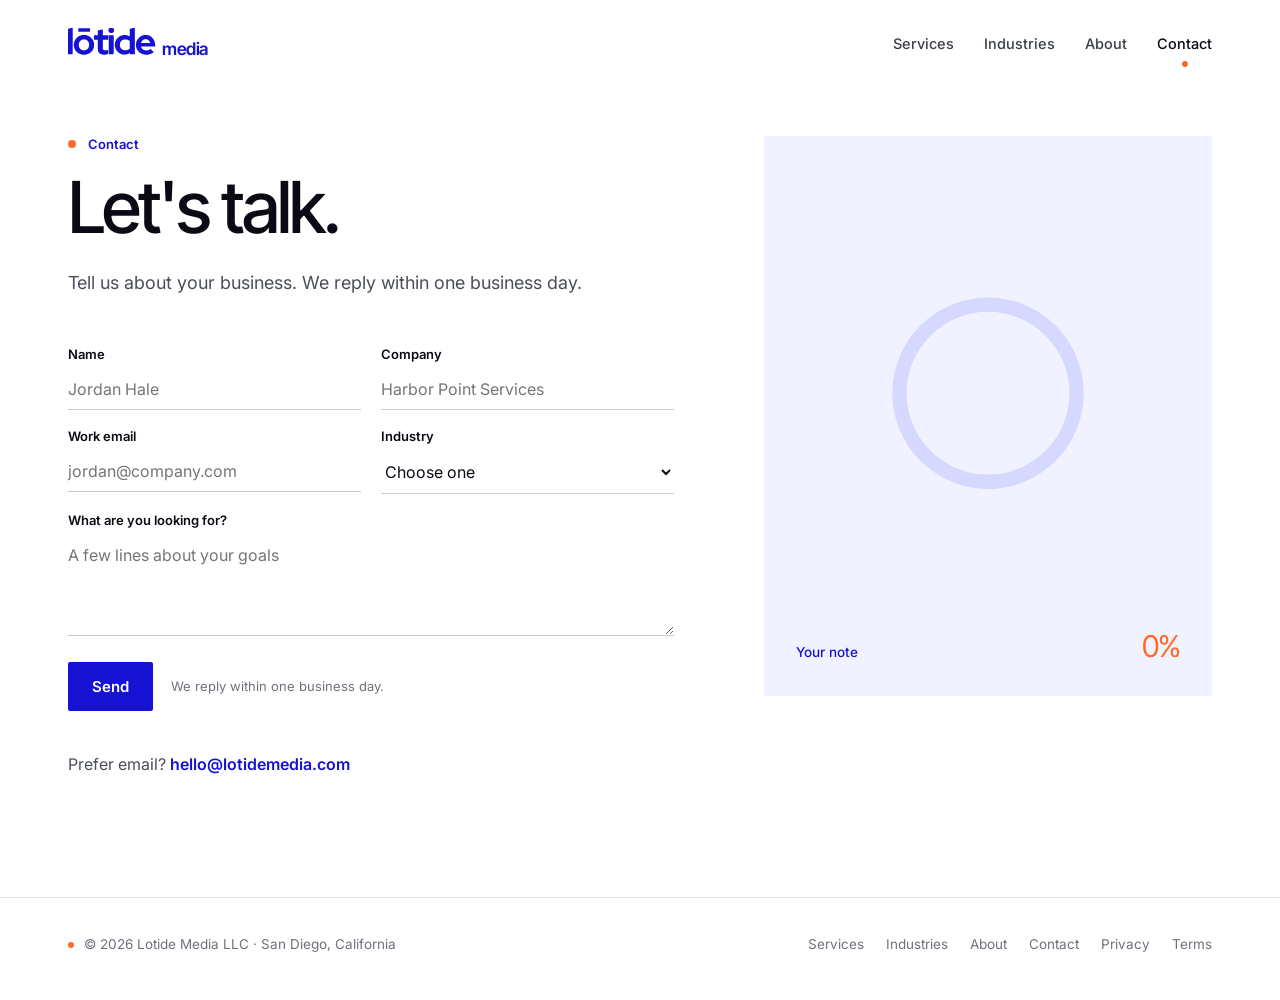
<file: contact.html>
<!doctype html><html lang="en"><head><meta charset="utf-8">
<meta name="viewport" content="width=device-width, initial-scale=1">
<title>Contact: Lotide Media</title><meta name="description" content="Get in touch with Lotide Media. We reply within one business day.">
<link rel="canonical" href="https://lotidemedia.com/contact"><link rel="icon" href="/favicon.svg" type="image/svg+xml">
<meta property="og:title" content="Contact: Lotide Media"><meta property="og:description" content="Get in touch with Lotide Media. We reply within one business day."><meta property="og:image" content="https://lotidemedia.com/og.png"><meta property="og:url" content="https://lotidemedia.com/contact"><meta name="twitter:card" content="summary_large_image">
<meta name="theme-color" content="#1612D3">
<link rel="preconnect" href="https://fonts.googleapis.com"><link rel="preconnect" href="https://fonts.gstatic.com" crossorigin>
<link href="https://fonts.googleapis.com/css2?family=Inter+Tight:wght@300;400;500;600;700;800;900&family=Inter:wght@400;500;600&display=swap" rel="stylesheet">
<style>
:root{--blue:#1612D3;--sig:#5C6BFF;--lav:#B8BCFF;--pale:#F1F2FF;--ink:#0A0A14;--steel:#6E727C;--body2:#4A4E58;--line:#E3E5EA;--mist:#F5F6F8;
--disp:"Inter Tight",Inter,system-ui,sans-serif;--sans:Inter,system-ui,sans-serif}
*{box-sizing:border-box}html{-webkit-text-size-adjust:100%;scroll-behavior:smooth}
body{margin:0;background:#fff;color:var(--ink);font:400 16px/1.6 var(--sans);-webkit-font-smoothing:antialiased}
a{color:inherit}button,input,select,textarea{font:inherit;color:inherit}
.wrap{max-width:1240px;margin:0 auto;padding:0 48px}
.lockup{display:inline-flex;align-items:baseline;gap:.2em;line-height:1;color:var(--blue);font-size:28px;text-decoration:none}
.lockup svg{height:1em;width:auto;display:block;fill:currentColor}
.lockup span{font:600 .62em/1 var(--disp);letter-spacing:-.03em;position:relative;top:-.075em}
.nav{display:flex;align-items:center;justify-content:space-between;padding:28px 0;gap:20px}
.nav ul{display:flex;gap:30px;list-style:none;margin:0;padding:0;font:500 14.5px var(--sans);color:#3B3F49}
.nav a{text-decoration:none;transition:color .2s}.nav a:hover{color:var(--blue)}
.nav a[aria-current]{color:var(--blue);box-shadow:inset 0 -1.5px 0 var(--blue);padding-bottom:4px}
h1,h2,h3{font-family:var(--disp);margin:0;font-weight:500}
.h1{font-size:clamp(46px,5.6vw,88px);line-height:1;letter-spacing:-.04em}
.h2{font-size:clamp(30px,3.4vw,48px);line-height:1.06;letter-spacing:-.03em;max-width:20ch}
.eyebrow{font:600 13px var(--sans);color:var(--blue);display:flex;align-items:center;gap:12px;margin:0 0 20px}
.eyebrow:before{content:"";width:22px;height:1.5px;background:currentColor}
.lead{font-size:18px;line-height:1.65;color:var(--body2);max-width:48ch;margin:24px 0 0}
.btn{display:inline-block;font:600 15px var(--sans);padding:15px 24px;text-decoration:none;border:0;cursor:pointer;border-radius:2px;transition:background .2s,transform .2s}
.b-b{background:var(--blue);color:#fff}.b-b:hover{background:#0F0CA8}
.b-l{color:var(--blue);box-shadow:inset 0 -1.5px 0 var(--blue);padding:4px 0;margin-left:24px;border-radius:0}
.sec{padding:110px 0}.rule{border-top:1px solid var(--line)}.mistb{background:var(--mist)}
[data-view]{animation:fade .5s ease both}@keyframes fade{from{opacity:0;transform:translateY(6px)}to{opacity:1;transform:none}}
[hidden]{display:none!important}
.vals{display:grid;grid-template-columns:repeat(4,1fr);gap:36px;margin-top:56px}
.vals div{border-top:1.5px solid var(--blue);padding-top:18px}.vals b{display:block;font:500 20px/1.25 var(--disp);letter-spacing:-.015em;margin-bottom:6px}.vals p{margin:0;color:var(--body2);font-size:15.5px}
.mission{font:400 clamp(28px,3.4vw,48px)/1.2 var(--disp);letter-spacing:-.03em;max-width:24ch;margin:0}
.mission em{font-style:normal;color:var(--blue)}
/* form */
.form{display:grid;grid-template-columns:1fr 1fr;gap:18px 20px}
.form label{display:flex;flex-direction:column;gap:7px;font:600 13px var(--sans);color:var(--ink)}
.form .full{grid-column:1/-1}
.form input,.form select,.form textarea{border:0;border-bottom:1px solid #C9CCD6;background:transparent;padding:10px 0;font-size:16px;font-weight:400;outline:0;border-radius:0;transition:border-color .2s}
.form textarea{min-height:96px;resize:vertical}
.form input:focus,.form select:focus,.form textarea:focus{border-bottom-color:var(--blue);box-shadow:0 1px 0 var(--blue)}
.form .err{font:500 12.5px var(--sans);color:#C0262D;min-height:0}
.form .bad input,.form .bad select{border-bottom-color:#C0262D}
.form .send{grid-column:1/-1;display:flex;align-items:center;gap:18px;margin-top:8px}
.form .send small{color:var(--steel);font-size:13px}
.done{border-top:1.5px solid var(--blue);padding-top:22px}.done h3{font-size:30px;letter-spacing:-.03em;margin-bottom:8px}.done p{color:var(--body2);margin:0}
.cform{display:grid;grid-template-columns:.8fr 1.2fr;gap:80px;align-items:start}
.cform .meta p{margin:0 0 6px;color:var(--body2)}.cform .meta a{color:var(--blue);text-decoration:none;font-weight:600}
.ft{border-top:1px solid var(--line);padding:36px 0 44px;font-size:13.5px;color:var(--steel)}
.ft .wrap{display:flex;justify-content:space-between;gap:20px;flex-wrap:wrap;align-items:center}
.ft nav{display:flex;gap:22px}.ft a{text-decoration:none}.ft a:hover{color:var(--blue)}
.tag{position:fixed;right:16px;bottom:16px;z-index:9;background:var(--ink);color:#fff;font:600 12px var(--sans);padding:8px 12px;border-radius:2px}
:focus-visible{outline:2px solid var(--blue);outline-offset:3px}
@media(prefers-reduced-motion:reduce){*{animation:none!important;transition:none!important}}
@media(max-width:900px){.wrap{padding:0 16px}.nav{flex-wrap:wrap;padding:20px 0}.nav ul{gap:20px;font-size:14px;width:100%;overflow-x:auto}
.sec{padding:76px 0}.vals,.cform,.form{grid-template-columns:1fr}.cform{gap:40px}.b-l{margin-left:18px}}

.chips{display:flex;flex-wrap:wrap;gap:8px;margin-top:16px}.chips span{font:500 13px var(--sans);color:var(--blue);background:#fff;padding:6px 11px;border-radius:2px}
.hz{padding-top:60px}.hz h1{max-width:16ch}
.sky{position:relative;height:340px;margin-top:70px;overflow:hidden;background:linear-gradient(#fff 0%,#F3F4FF 58%,#fff 58.2%)}
.sky .hl{position:absolute;left:0;right:0;top:58%;height:1.5px;background:var(--blue);z-index:3}
.sky .sun{position:absolute;left:62%;width:150px;height:150px;border-radius:50%;border:1.5px solid var(--blue);top:58%;transform:translate(-50%,-62%);background:#fff;animation:rise 2.4s cubic-bezier(.3,.1,.2,1) both}
.sky .sun:before{content:"";position:absolute;left:50%;top:-34px;width:70px;height:14px;border:1.5px solid var(--blue);transform:translateX(-50%)}
@keyframes rise{from{transform:translate(-50%,10%)}}
.sky .sea{position:absolute;left:0;right:0;top:58%;bottom:0;background:#fff;z-index:2}
.sky .sea i{position:absolute;height:1px;background:var(--lav);left:var(--l);width:var(--w);top:var(--t);animation:shim 6s ease-in-out infinite alternate}
@keyframes shim{to{transform:translateX(24px);opacity:.4}}
.car .tr{display:flex;gap:20px;overflow-x:auto;scroll-snap-type:x mandatory;scrollbar-width:none;padding-bottom:4px}.car .tr::-webkit-scrollbar{display:none}
.car .cd{flex:0 0 calc((100% - 40px)/3);scroll-snap-align:start;border:1px solid var(--line);padding:34px 30px 38px;min-height:280px;display:flex;flex-direction:column;justify-content:space-between;transition:border-color .3s,background .3s}
.car .cd:hover{border-color:var(--blue);background:var(--pale)}
.car .cd h3{font-size:28px;letter-spacing:-.025em}.car .cd p{margin:10px 0 0;color:var(--body2);font-size:16px}
.car .cd small{font:600 13px var(--sans);color:var(--blue)}
.car .ctl{display:flex;align-items:center;gap:20px;margin-top:28px}
.car .ctl button{all:unset;cursor:pointer;width:46px;height:46px;border:1px solid var(--ink);display:grid;place-items:center;border-radius:50%;transition:all .2s}
.car .ctl button:hover{background:var(--blue);border-color:var(--blue);color:#fff}
.car .bar{flex:1;height:1.5px;background:var(--line);position:relative}.car .bar i{position:absolute;left:0;top:0;bottom:0;background:var(--blue);width:33%;transition:left .3s}
.sw{display:grid;grid-template-columns:1fr 1fr;gap:80px;align-items:start}
.sw ul{list-style:none;margin:0;padding:0;border-top:1px solid var(--ink)}
.sw li{padding:20px 0;border-bottom:1px solid var(--line);font:400 clamp(22px,2.4vw,32px) var(--disp);letter-spacing:-.025em;color:#A3A7B2;cursor:pointer;transition:color .2s,padding .3s}
.sw li.on,.sw li:hover{color:var(--ink)}.sw li.on{padding-left:14px;box-shadow:inset 2px 0 0 var(--blue)}
.sw .st{position:sticky;top:40px;padding:36px 40px 40px;background:var(--pale);text-align:center}
.sw .st svg{width:100%;max-width:340px;display:block;margin:0 auto 10px}
.ih .rw svg circle{fill:none;stroke:#C4C8FF;stroke-width:1.5;transition:all .4s}.ih .rw svg circle:first-of-type{fill:#fff}.ih .rw svg circle.on{stroke:var(--blue);stroke-width:3}
.sw .st small{font:600 13px var(--sans);color:var(--blue)}.sw .st h3{font-size:clamp(26px,2.6vw,38px);letter-spacing:-.03em;margin:8px 0 10px}.sw .st p{margin:0;color:var(--body2);font-size:17px}.sw .st .chips{justify-content:center}
.nm{display:grid;grid-template-columns:1fr 1fr;gap:70px;align-items:center}
.nm .map{position:relative;aspect-ratio:4/3;overflow:hidden;border:1px solid var(--line);background:#fff}
.nm .map svg{position:absolute;left:-10%;top:-10%;width:120%;height:120%;transition:transform .6s cubic-bezier(.2,.7,.2,1)}
.nm .map span{position:absolute;right:16px;bottom:12px;font:500 12px var(--sans);color:var(--steel)}
.end{padding:100px 0 110px;border-top:1px solid var(--line)}
.end .wrap{display:flex;justify-content:space-between;align-items:end;gap:30px;flex-wrap:wrap}
.end h2{font-size:clamp(36px,4.4vw,64px);line-height:1.02;letter-spacing:-.04em;max-width:14ch}
.hp{position:absolute;left:-9999px}
.fa{display:grid;grid-template-columns:1.15fr .85fr;gap:90px;align-items:start;padding-top:50px;padding-bottom:120px}
.fa .form{margin-top:48px}
.oz{position:sticky;top:40px;background:var(--pale);aspect-ratio:4/5;display:flex;flex-direction:column;justify-content:space-between;padding:32px}
.oz svg{width:62%;margin:30px auto 0;display:block;overflow:visible}
.oz .trk{fill:none;stroke:#D5D8FF;stroke-width:30}
.oz .fil{fill:none;stroke:var(--blue);stroke-width:30;transform:rotate(-90deg);transform-origin:250px 410px;transition:stroke-dashoffset .7s cubic-bezier(.3,.1,.2,1)}
.oz .bar{fill:var(--blue);transform-origin:250px 42px;transform:scaleX(0);transition:transform .6s cubic-bezier(.3,.1,.2,1) .2s}
.oz.full .bar{transform:scaleX(1)}
.oz p{margin:0;font:500 13.5px/1.5 var(--sans);color:var(--blue);display:flex;justify-content:space-between;align-items:baseline}
.oz p b{font:400 30px var(--disp);letter-spacing:-.03em}
@media(max-width:900px){.fa{grid-template-columns:1fr;gap:40px;padding-top:30px}.oz{position:static;aspect-ratio:auto;padding:24px;order:-1}.oz svg{width:34%;margin:0 auto 16px}}

/* industries: pale split with rings */
.ihw{background:var(--pale)}
.ih{display:grid;grid-template-columns:1fr 1fr;gap:70px;align-items:center;padding-top:40px;padding-bottom:120px}
.ih ul{list-style:none;margin:44px 0 0;padding:0;border-top:1px solid var(--ink)}
.ih li{padding:18px 0;border-bottom:1px solid #D6D9F5;font:400 clamp(21px,2.2vw,28px) var(--disp);letter-spacing:-.025em;color:#8E92B8;cursor:pointer;transition:color .2s,padding .3s;display:flex;align-items:center;gap:14px}
.ih li:before{content:"";width:10px;height:10px;border-radius:50%;border:1.5px solid currentColor;flex:none;transition:all .2s}
.ih li.on,.ih li:hover{color:var(--ink)}.ih li.on{padding-left:8px}.ih li.on:before{background:var(--blue);border-color:var(--blue)}
.ih .rv{text-align:center}
.ih .rw{position:relative;max-width:460px;margin:0 auto}
.ih .rw .rip{position:absolute;inset:0;border-radius:50%;border:1px solid var(--lav);animation:rip 6s ease-out infinite;opacity:0}
.ih .rw .rip:nth-child(2){animation-delay:2s}.ih .rw .rip:nth-child(3){animation-delay:4s}
@keyframes rip{0%{transform:scale(.3);opacity:0}15%{opacity:1}100%{transform:scale(1);opacity:0}}
.ih .rw svg{position:relative;width:100%;display:block}
.ih .rw svg circle{fill:none;stroke:#C4C8FF;stroke-width:1.5;transition:all .45s}.ih .rw svg circle:first-of-type{fill:#fff}.ih .rw svg circle.on{stroke:var(--blue);stroke-width:3}
.ih .rv small{font:600 13px var(--sans);color:var(--blue)}.ih .rv h3{font-size:clamp(26px,2.6vw,36px);letter-spacing:-.03em;margin:8px 0 8px}.ih .rv p{margin:0;color:var(--body2);font-size:17px}.ih .rv .chips{justify-content:center}
/* about: contour hero */
.ch3{position:relative;overflow:hidden;border-bottom:1px solid var(--line)}
.ch3 svg.bg{position:absolute;right:-330px;top:0;width:1300px;height:620px;transition:transform .6s cubic-bezier(.2,.7,.2,1)}
.ch3 .in{position:relative;padding-top:80px;padding-bottom:140px}.ch3 h1{max-width:13ch}.ch3 .lead{background:rgba(255,255,255,.86)}
.ch3 .coord{position:absolute;right:48px;bottom:28px;font:500 12px var(--sans);color:var(--steel)}
.msn{background:var(--ink);color:#fff}.msn .eyebrow{color:var(--lav)}.msn .mission{color:#fff}
.nmo{display:grid;grid-template-columns:1fr 280px;gap:90px;align-items:center}
.nmo svg{width:100%;color:var(--blue)}.nmo svg *{stroke-dasharray:1800;stroke-dashoffset:1800;animation:draw 2.8s ease .2s forwards}
@keyframes draw{to{stroke-dashoffset:0}}
/* contact: tideline */
.th{padding-top:70px}.th h1{max-width:15ch}
.tl{margin:64px 0 0;height:90px;overflow:hidden}.tl svg{width:100%;height:90px;display:block}
.tl .ln{fill:none;stroke:var(--blue);stroke-width:1.5;stroke-dasharray:2600;stroke-dashoffset:2600;animation:draw 2.4s cubic-bezier(.4,0,.2,1) .2s forwards}
.cbox{background:var(--mist);padding:36px 36px 40px}
@media(max-width:900px){.ih{grid-template-columns:1fr;gap:44px;padding-top:24px;padding-bottom:80px}.ih .rw{max-width:300px}.ch3 .in{padding-top:50px;padding-bottom:100px}.ch3 svg.bg{right:-760px;opacity:.75}.ch3 .coord{right:16px}.nmo{grid-template-columns:1fr;gap:40px}.nmo svg{width:150px}.th{padding-top:36px}.tl{margin-top:44px}.cbox{padding:24px 18px}}

.ft .fl{display:flex;gap:22px;flex-wrap:wrap}
@media(max-width:900px){.sky{height:240px;margin-top:44px}.sky .sun{width:96px;height:96px}.sky .sun:before{width:46px;height:10px;top:-24px}.car .cd{flex-basis:84%}.sw,.nm{grid-template-columns:1fr;gap:30px}.sw .st{position:static}.hz{padding-top:36px}.end{padding:70px 0 80px}}
</style>
<script type="application/ld+json">{"@context": "https://schema.org", "@type": "Organization", "name": "Lotide Media", "url": "https://lotidemedia.com", "logo": "https://lotidemedia.com/favicon.svg", "email": "hello@lotidemedia.com", "address": {"@type": "PostalAddress", "addressLocality": "San Diego", "addressRegion": "CA", "addressCountry": "US"}}</script>
<style>.eyebrow:before{width:8px;height:8px;border-radius:50%;background:#FF6A2B}
.nav a[aria-current]{box-shadow:none;position:relative;color:var(--ink)}.nav a[aria-current]:after{content:"";position:absolute;left:50%;bottom:-11px;width:6px;height:6px;border-radius:50%;background:#FF6A2B;transform:translateX(-50%)}
.sky .sun{border-color:#FF6A2B;background:#FFF5EF}.oz p b{color:#FF6A2B}.ft span:before{content:"";display:inline-block;width:6px;height:6px;border-radius:50%;background:#FF6A2B;margin-right:10px;vertical-align:middle}</style></head><body>
<svg width="0" height="0" style="position:absolute" aria-hidden="true"><symbol id="lt" viewBox="18 22 2168 684"><path d="M397 696C383 695 380 695 370 691C366 690 359 689 356 688C352 687 346 686 344 684C341 683 336 681 333 680C329 680 325 678 323 676C321 675 317 673 314 672C310 671 307 669 306 668C304 667 301 665 298 664C295 662 292 661 292 660C291 659 289 658 287 657C284 656 281 653 279 652C277 650 274 648 272 646C261 639 240 620 232 608C229 605 226 600 223 597C221 594 218 590 217 589C216 587 214 584 212 581C211 579 208 574 207 572C206 570 204 566 203 564C201 561 200 559 200 558C200 557 199 554 197 550C195 547 193 541 192 538C191 534 189 528 188 525C186 522 185 516 184 511C183 506 182 497 180 490C178 479 178 475 178 456C178 438 178 434 180 423C182 416 183 407 184 402C185 397 186 391 188 387C190 383 191 378 192 375C193 372 195 367 197 363C198 360 200 356 200 355C200 354 201 352 203 349C204 347 206 343 207 341C208 339 211 335 212 333C214 331 215 328 215 327C216 326 217 324 219 322C220 320 222 317 224 315C238 296 256 277 275 264C277 262 280 260 282 258C283 257 285 256 286 256C286 256 289 254 292 252C294 250 298 248 299 248C301 247 304 245 306 244C309 242 312 240 314 240C317 239 321 238 323 236C325 234 330 233 332 232C335 231 340 230 344 228C347 226 353 225 356 224C360 223 367 222 371 220C383 217 393 216 426 216C458 216 471 217 482 220C485 222 492 223 496 224C500 225 506 226 509 228C512 229 517 231 520 232C522 233 527 234 530 236C532 237 536 239 538 240C541 241 544 242 546 244C547 245 551 247 553 248C559 251 570 258 574 261C576 263 578 264 578 264C579 264 584 269 591 274C604 286 620 303 625 310C629 316 632 321 636 326C638 328 640 331 640 333C641 334 643 337 644 339C646 341 647 345 648 347C649 349 651 354 653 356C655 359 656 362 656 363C656 365 658 369 659 373C661 376 664 383 664 388C665 393 667 398 667 399C675 414 676 494 668 513C667 516 665 522 664 526C663 530 662 536 660 539C659 542 657 547 656 550C655 552 654 556 652 558C651 560 649 563 648 566C647 568 645 572 644 574C642 576 641 579 641 580C640 581 638 584 637 586C635 589 633 592 632 593C627 602 597 635 588 641C586 642 584 644 584 644C584 645 574 651 566 656C564 657 561 659 560 660C559 661 556 663 552 665C549 667 546 668 546 669C545 669 543 671 540 672C537 672 532 674 530 676C528 678 523 680 519 680C516 681 511 683 509 684C506 686 501 687 497 688C493 689 486 690 482 691C479 693 472 694 468 695C458 696 412 697 397 696ZM1922 696C1909 696 1896 694 1889 692C1885 690 1879 689 1875 688C1871 687 1865 686 1861 684C1857 682 1852 681 1850 680C1848 679 1844 678 1842 676C1840 675 1835 673 1833 672C1830 671 1827 670 1825 669C1824 668 1821 666 1818 665C1816 664 1812 662 1810 661C1809 659 1806 657 1804 656C1801 655 1798 653 1797 651C1795 650 1792 648 1790 647C1772 634 1746 607 1736 589C1735 587 1733 584 1732 583C1731 582 1729 579 1727 576C1725 572 1723 568 1723 567C1718 560 1712 545 1711 541C1711 538 1709 535 1708 533C1707 531 1705 524 1704 519C1703 513 1701 505 1700 501C1697 491 1696 477 1696 456C1696 435 1697 422 1700 411C1701 407 1703 399 1704 393C1705 388 1707 382 1708 380C1709 378 1711 374 1711 370C1712 366 1714 361 1716 358C1718 356 1719 352 1720 350C1721 347 1723 344 1724 342C1726 339 1727 337 1727 336C1727 336 1729 333 1731 329C1733 326 1736 322 1737 320C1746 305 1768 281 1786 267C1788 265 1792 262 1794 260C1796 259 1799 257 1801 256C1803 255 1806 253 1808 251C1811 249 1813 248 1814 248C1814 248 1817 246 1820 245C1822 243 1826 241 1828 240C1831 239 1835 238 1837 236C1839 234 1844 232 1848 232C1851 231 1856 229 1859 228C1861 226 1868 224 1873 224C1878 223 1883 222 1884 221C1890 218 1901 217 1928 216C1959 216 1970 217 1983 221C1988 222 1994 224 1998 224C2002 225 2007 227 2010 228C2013 230 2018 231 2021 232C2023 233 2027 234 2029 236C2031 237 2034 239 2037 240C2039 241 2043 242 2044 244C2046 245 2049 247 2052 248C2059 252 2070 260 2079 268C2099 285 2121 310 2128 325C2129 327 2131 330 2132 331C2133 333 2135 336 2136 339C2137 342 2139 345 2140 347C2141 348 2143 352 2144 355C2145 358 2147 363 2148 366C2150 368 2151 373 2152 377C2153 381 2154 386 2156 388C2158 394 2159 399 2162 418C2162 424 2163 430 2164 430C2166 434 2168 489 2166 493C2165 495 2163 496 2162 497C2160 498 2106 498 1992 498C1843 498 1826 498 1825 500C1823 501 1823 502 1824 508C1825 511 1826 515 1828 517C1829 519 1831 522 1832 524C1833 527 1834 530 1836 532C1837 534 1839 537 1840 539C1843 543 1865 565 1869 568C1871 568 1874 570 1875 572C1876 573 1880 575 1882 576C1885 577 1889 579 1891 581C1893 582 1897 584 1900 584C1903 585 1909 587 1913 589C1919 591 1923 591 1938 592C1960 594 1983 592 1992 589C1995 588 2001 586 2004 585C2011 583 2031 574 2032 572C2033 572 2035 570 2038 568C2041 567 2045 564 2046 562C2049 560 2050 559 2053 559C2057 559 2058 560 2068 569C2074 574 2079 579 2080 580C2081 581 2086 586 2092 591C2099 597 2104 602 2105 603C2106 605 2121 618 2129 624C2131 626 2132 628 2132 629C2132 632 2122 641 2110 648C2108 649 2105 652 2104 653C2103 654 2100 656 2097 657C2095 658 2093 660 2092 660C2091 661 2088 663 2085 664C2082 665 2078 667 2077 669C2075 670 2072 671 2070 672C2067 673 2063 674 2060 676C2058 678 2053 680 2049 680C2046 681 2041 683 2039 684C2036 685 2030 687 2025 688C2019 689 2011 691 2006 692C1993 696 1957 698 1922 696ZM891 695C886 694 878 693 874 692C870 691 862 689 857 688C852 687 846 685 844 684C841 682 837 681 835 680C833 679 829 678 828 677C826 675 823 674 821 673C816 670 806 662 799 656C790 646 778 628 775 619C775 617 773 612 772 609C770 605 769 599 767 587C765 571 765 569 764 451C764 385 764 331 764 331C764 328 757 328 718 328C676 328 672 328 671 324C670 323 670 301 670 275C670 229 670 227 672 225C673 225 674 224 675 224C677 224 696 224 719 224C756 224 761 223 763 222C764 220 764 214 764 164L764 108L767 106C768 105 771 104 773 103C776 103 782 101 787 100C792 98 800 97 805 96C810 95 817 93 822 92C827 90 834 89 839 88C844 87 852 86 856 84C863 82 878 79 883 79C888 79 888 76 888 151C888 217 888 221 890 222C891 224 897 224 954 224C1008 224 1016 224 1018 226L1020 227L1020 275C1020 321 1020 323 1018 325L1016 328L953 328C894 328 890 328 889 330C888 331 888 352 888 441C888 541 889 552 890 556C897 572 898 573 903 578C907 582 911 583 920 587L930 590L954 590C976 590 978 590 988 588C995 586 1003 584 1006 583L1013 582L1015 584C1017 586 1017 589 1017 632L1017 678L1015 680C1012 684 1001 687 990 688C986 689 977 690 971 692C965 693 955 694 949 695C936 696 903 696 891 695ZM1390 694C1389 694 1382 693 1374 691C1367 689 1359 688 1356 688C1354 687 1349 686 1345 684C1341 682 1336 681 1334 680C1331 679 1326 677 1323 676C1319 674 1315 672 1314 672C1312 671 1309 669 1306 668C1303 666 1300 664 1300 664C1299 664 1296 662 1294 661C1291 659 1288 657 1287 657C1286 656 1283 654 1281 652C1278 650 1274 647 1271 644C1254 631 1233 609 1224 596C1223 595 1221 592 1220 590C1218 588 1216 585 1216 583C1215 581 1213 578 1212 576C1210 575 1208 571 1207 568C1206 565 1204 562 1203 561C1203 560 1201 557 1200 553C1199 550 1197 544 1195 542C1194 540 1192 535 1192 531C1191 527 1189 521 1188 517C1186 514 1185 508 1185 504C1184 500 1183 493 1182 486C1180 474 1180 438 1182 428C1182 425 1183 418 1184 412C1185 405 1186 398 1188 394C1189 390 1191 385 1192 381C1192 377 1194 372 1196 370C1197 367 1199 362 1200 360C1201 357 1202 353 1203 352C1205 350 1207 346 1208 343C1209 340 1211 336 1212 336C1213 335 1214 332 1216 329C1217 327 1219 324 1219 323C1220 322 1222 320 1223 319C1224 315 1226 313 1238 299C1253 282 1276 261 1289 255C1291 254 1293 253 1294 252C1294 251 1297 250 1300 248C1303 247 1306 245 1308 244C1309 243 1313 241 1316 240C1319 239 1323 237 1325 236C1327 235 1331 233 1335 232C1339 231 1344 229 1347 228C1349 227 1356 225 1362 224C1368 223 1378 221 1384 220C1391 218 1398 218 1415 217C1437 217 1448 218 1461 221C1465 222 1472 223 1476 224C1481 225 1487 226 1490 228C1493 229 1498 231 1501 232C1505 232 1510 234 1514 236C1517 238 1522 240 1525 241C1528 243 1532 245 1534 247C1538 249 1542 250 1544 248C1545 247 1545 226 1545 158C1545 99 1545 68 1546 67C1547 66 1549 64 1553 63C1556 63 1562 61 1566 60C1570 58 1578 57 1582 56C1587 55 1596 54 1602 52C1607 50 1615 49 1620 48C1624 47 1632 46 1637 44C1653 39 1667 38 1669 42C1670 42 1670 187 1670 364L1670 684L1668 686C1666 688 1662 688 1609 688C1558 688 1551 688 1549 686C1547 685 1547 684 1547 672C1547 661 1547 658 1546 657C1543 655 1539 657 1536 660C1534 662 1531 664 1529 664C1527 665 1524 667 1522 668C1520 670 1517 671 1515 672C1513 673 1509 674 1507 676C1505 678 1500 680 1496 681C1492 681 1488 683 1486 684C1484 685 1478 687 1473 688C1467 689 1459 691 1454 692C1447 694 1444 694 1420 695C1405 695 1391 695 1390 694ZM35 688C33 688 31 687 31 686C30 686 30 563 30 376C30 82 30 67 32 66C34 63 55 58 66 56C71 55 79 54 84 52C89 51 98 49 102 48C107 47 116 46 121 44C130 41 142 39 147 39C149 39 150 40 151 40C152 41 152 126 152 364C152 633 152 686 151 687C150 688 139 688 94 688C63 688 37 688 35 688ZM1035 688C1034 687 1033 687 1033 686C1032 686 1032 582 1032 456C1032 265 1032 226 1033 225C1035 224 1045 224 1149 224C1150 224 1151 225 1152 225C1154 226 1154 241 1154 456C1154 671 1154 686 1152 687C1151 687 1150 688 1149 688C1065 688 1037 688 1035 688ZM452 587C459 585 466 584 468 583C470 583 473 582 475 580C477 579 481 577 483 576C486 576 489 574 491 572C493 571 496 569 498 568C502 565 524 544 529 537C537 524 543 513 547 498C551 488 551 485 552 471C554 449 552 427 548 417C547 413 545 407 544 404C543 402 542 398 540 396C539 394 537 390 536 387C534 384 533 381 532 380C531 379 529 377 528 375C525 370 503 348 498 345C496 344 493 342 491 340C489 338 485 337 483 336C481 335 478 334 476 332C474 331 468 329 462 327C456 326 449 324 445 324C441 323 433 322 426 322C416 322 412 322 401 325C394 327 387 328 384 329C382 330 378 331 377 332C376 333 372 335 369 336C366 337 362 339 361 340C360 341 358 343 356 344C352 346 331 366 325 374C323 377 321 380 320 381C319 383 318 386 316 388C314 390 313 394 312 396C311 398 310 402 308 404C307 407 305 413 302 426C298 449 298 462 302 482C305 501 306 504 308 508C310 511 312 515 312 518C313 521 315 523 316 524C316 525 318 527 319 529C321 534 322 535 333 548C339 555 347 561 357 569C364 574 384 584 387 584C388 584 393 585 398 587C416 592 432 592 452 587ZM1464 586C1471 585 1479 584 1481 583C1483 583 1488 582 1491 580C1494 579 1499 577 1502 576C1505 575 1508 573 1509 572C1510 571 1513 570 1516 568C1522 565 1533 558 1542 549C1543 548 1544 546 1544 544C1545 542 1545 501 1545 452L1544 364L1540 360C1533 354 1520 344 1519 344C1518 344 1515 343 1513 341C1510 339 1505 337 1501 336C1497 334 1493 332 1492 331C1490 331 1480 328 1469 326C1450 322 1449 322 1433 322C1422 323 1415 323 1411 324C1408 325 1402 327 1397 328C1392 328 1386 330 1384 332C1381 333 1377 335 1374 336C1372 337 1369 338 1367 340C1365 341 1362 344 1360 344C1353 348 1333 367 1328 374C1327 377 1324 380 1323 382C1321 384 1320 386 1320 386C1320 387 1318 390 1316 393C1315 396 1312 400 1312 402C1311 405 1310 410 1308 414C1304 423 1303 434 1303 456C1303 478 1304 489 1308 497C1310 501 1311 506 1312 508C1313 510 1314 514 1316 516C1317 518 1319 522 1321 525C1329 540 1349 560 1363 568C1365 569 1367 571 1369 572C1370 573 1373 575 1376 576C1380 577 1384 579 1385 580C1387 581 1390 582 1392 583C1398 584 1423 589 1428 589C1436 590 1451 589 1464 586ZM2038 408C2040 407 2041 406 2042 405C2043 403 2039 391 2036 388C2035 386 2033 383 2032 381C2032 379 2030 375 2028 373C2027 371 2024 368 2023 365C2019 359 2000 341 1994 337C1992 336 1988 334 1987 332C1985 331 1983 330 1981 329C1979 328 1975 327 1971 325C1967 323 1962 322 1960 321C1948 318 1917 318 1904 321C1901 322 1896 323 1893 325C1889 326 1885 328 1884 328C1882 329 1879 330 1877 332C1875 333 1872 336 1869 337C1864 339 1843 361 1840 365C1839 367 1837 370 1836 372C1834 374 1833 377 1832 379C1831 381 1830 384 1828 386C1825 391 1822 403 1823 405C1823 406 1824 408 1825 408C1828 409 2035 409 2038 408ZM1077 168C1072 167 1069 166 1066 165C1064 163 1060 161 1058 160C1049 156 1036 143 1032 134C1031 132 1029 128 1027 126C1024 121 1022 104 1024 89C1025 80 1025 78 1029 70C1038 53 1047 44 1068 33C1069 33 1075 32 1081 31C1094 29 1113 31 1118 34C1120 35 1124 37 1127 39C1133 42 1138 46 1147 55C1150 59 1152 62 1158 74C1161 80 1163 98 1161 111C1160 122 1159 123 1153 134C1147 145 1135 157 1126 161C1123 162 1120 164 1118 165C1113 169 1094 170 1077 168ZM290 134C287 132 287 129 287 93L287 57L289 54L292 52L427 52C513 52 564 52 566 53C568 54 571 55 572 56C573 58 574 60 574 92C574 111 573 128 573 129C571 135 579 135 429 135C353 135 291 135 290 134Z"/></symbol></svg>
<div class="wrap"><header class="nav"><a class="lockup" href="/" aria-label="Lotide Media home"><svg viewBox="18 22 2168 684"><use href="#lt"/></svg><span>media</span></a><nav aria-label="Main"><ul><li><a href="/services">Services</a></li><li><a href="/industries">Industries</a></li><li><a href="/about">About</a></li><li><a href="/contact" aria-current="page">Contact</a></li></ul></nav></header></div><div class="wrap fa"><div><p class="eyebrow">Contact</p><h1 class="h1">Let's talk.</h1><p class="lead">Tell us about your business. We reply within one business day.</p><form class="form" name="contact" method="POST" action="/thanks" data-netlify="true" netlify-honeypot="company_site">
<input type="hidden" name="form-name" value="contact"><p class="hp"><label>Leave blank<input name="company_site" tabindex="-1" autocomplete="off"></label></p>
<label>Name<input name="name" required autocomplete="name" placeholder="Jordan Hale"></label>
<label>Company<input name="company" autocomplete="organization" placeholder="Harbor Point Services"></label>
<label>Work email<input name="email" type="email" required autocomplete="email" placeholder="jordan@company.com"></label>
<label>Industry<select name="industry"><option value="">Choose one</option><option>Financial services</option><option>Tax and accounting</option><option>Professional services</option><option>Trades and home services</option><option>B2B software</option><option>Something else</option></select></label>
<label class="full">What are you looking for?<textarea name="message" rows="4" placeholder="A few lines about your goals"></textarea></label>
<div class="send"><button class="btn b-b" type="submit">Send</button><small>We reply within one business day.</small></div></form><p class="lead" style="font-size:16px;margin-top:40px">Prefer email? <a href="mailto:hello@lotidemedia.com" style="color:var(--blue);font-weight:600;text-decoration:none">hello@lotidemedia.com</a></p></div><aside class="oz" aria-hidden="true"><svg viewBox="0 0 500 660"><rect class="bar" x="104" y="0" width="292" height="84"/><circle class="trk" cx="250" cy="410" r="186"/><circle class="fil" cx="250" cy="410" r="186" stroke-dasharray="1168.7" stroke-dashoffset="1168.7"/></svg><p><span>Your note</span><b id="pct">0%</b></p></aside></div><footer class="ft"><div class="wrap"><span>© 2026 Lotide Media LLC · San Diego, California</span><div class="fl"><a href="/services">Services</a><a href="/industries">Industries</a><a href="/about">About</a><a href="/contact">Contact</a><a href="/privacy">Privacy</a><a href="/terms">Terms</a></div></div></footer><script>var IND=[["Financial services", "Lending, debt, insurance and wealth firms.", ["Lenders", "Debt relief", "Insurance", "Wealth management"]], ["Tax and accounting", "Resolution, preparation and advisory practices.", ["Tax resolution", "CPA firms", "Bookkeeping", "Payroll"]], ["Professional services", "Legal, consulting and specialist firms.", ["Law firms", "Consultants", "Specialist advisors"]], ["Trades and home services", "Contractors and field service companies.", ["General contractors", "Roofing", "HVAC", "Solar"]], ["B2B software", "SaaS and platform companies.", ["SaaS", "Fintech", "Vertical software"]]];
(function(){
function sun(){document.querySelectorAll('.sky .sun').forEach(function(s){var y=Math.min(scrollY,400);s.style.animation='none';s.style.transform='translate(-50%,'+(-62-y*.2)+'%)'})}
addEventListener('scroll',sun,{passive:true});
var tr=document.querySelector('.car .tr');if(tr){var bi=document.querySelector('.car .bar i');
tr.addEventListener('scroll',function(){var m=tr.scrollWidth-tr.clientWidth;bi.style.left=(m?tr.scrollLeft/m*67:0)+'%'},{passive:true});
document.querySelectorAll('.car .ctl button').forEach(function(b){b.addEventListener('click',function(){var c=tr.querySelector('.cd');tr.scrollBy({left:+b.dataset.d*(c.offsetWidth+20),behavior:'smooth'})})})}
document.querySelectorAll('.ih li').forEach(function(li){function s(){var i=+li.dataset.i;document.querySelectorAll('.ih li').forEach(function(x){x.classList.toggle('on',x===li)});
document.querySelectorAll('.ih .rw svg circle').forEach(function(c){c.classList.toggle('on',+c.dataset.i===i)});
document.getElementById('sh').textContent=IND[i][0];document.getElementById('sd').textContent=IND[i][1];
document.getElementById('sc').innerHTML='<div class="chips">'+IND[i][2].map(function(x){return '<span>'+x+'</span>'}).join('')+'</div>'}
li.addEventListener('mouseenter',s);li.addEventListener('click',s);li.addEventListener('focus',s)});
var bg=document.querySelector('.ch3 svg.bg');if(bg)document.addEventListener('mousemove',function(e){var x=(e.clientX/innerWidth-.5)*-26,y=(e.clientY/innerHeight-.5)*-16;bg.style.transform='translate('+x+'px,'+y+'px)'});
var fo=document.querySelector('.fa form'),fc=document.querySelector('.oz .fil');if(fo&&fc){var oz=document.querySelector('.oz'),OL=+fc.getAttribute('stroke-dasharray');
function fu(){var fs=[].slice.call(fo.querySelectorAll('[name=name],[name=company],[name=email],[name=industry],[name=message]')),n=fs.filter(function(x){return x.value.trim()}).length,p=n/fs.length;
fc.style.strokeDashoffset=OL*(1-p);document.getElementById('pct').textContent=Math.round(p*100)+'%';oz.classList.toggle('full',p===1)}
fo.addEventListener('input',fu);fo.addEventListener('change',fu)}
})();</script><script></script></body></html>
</file>
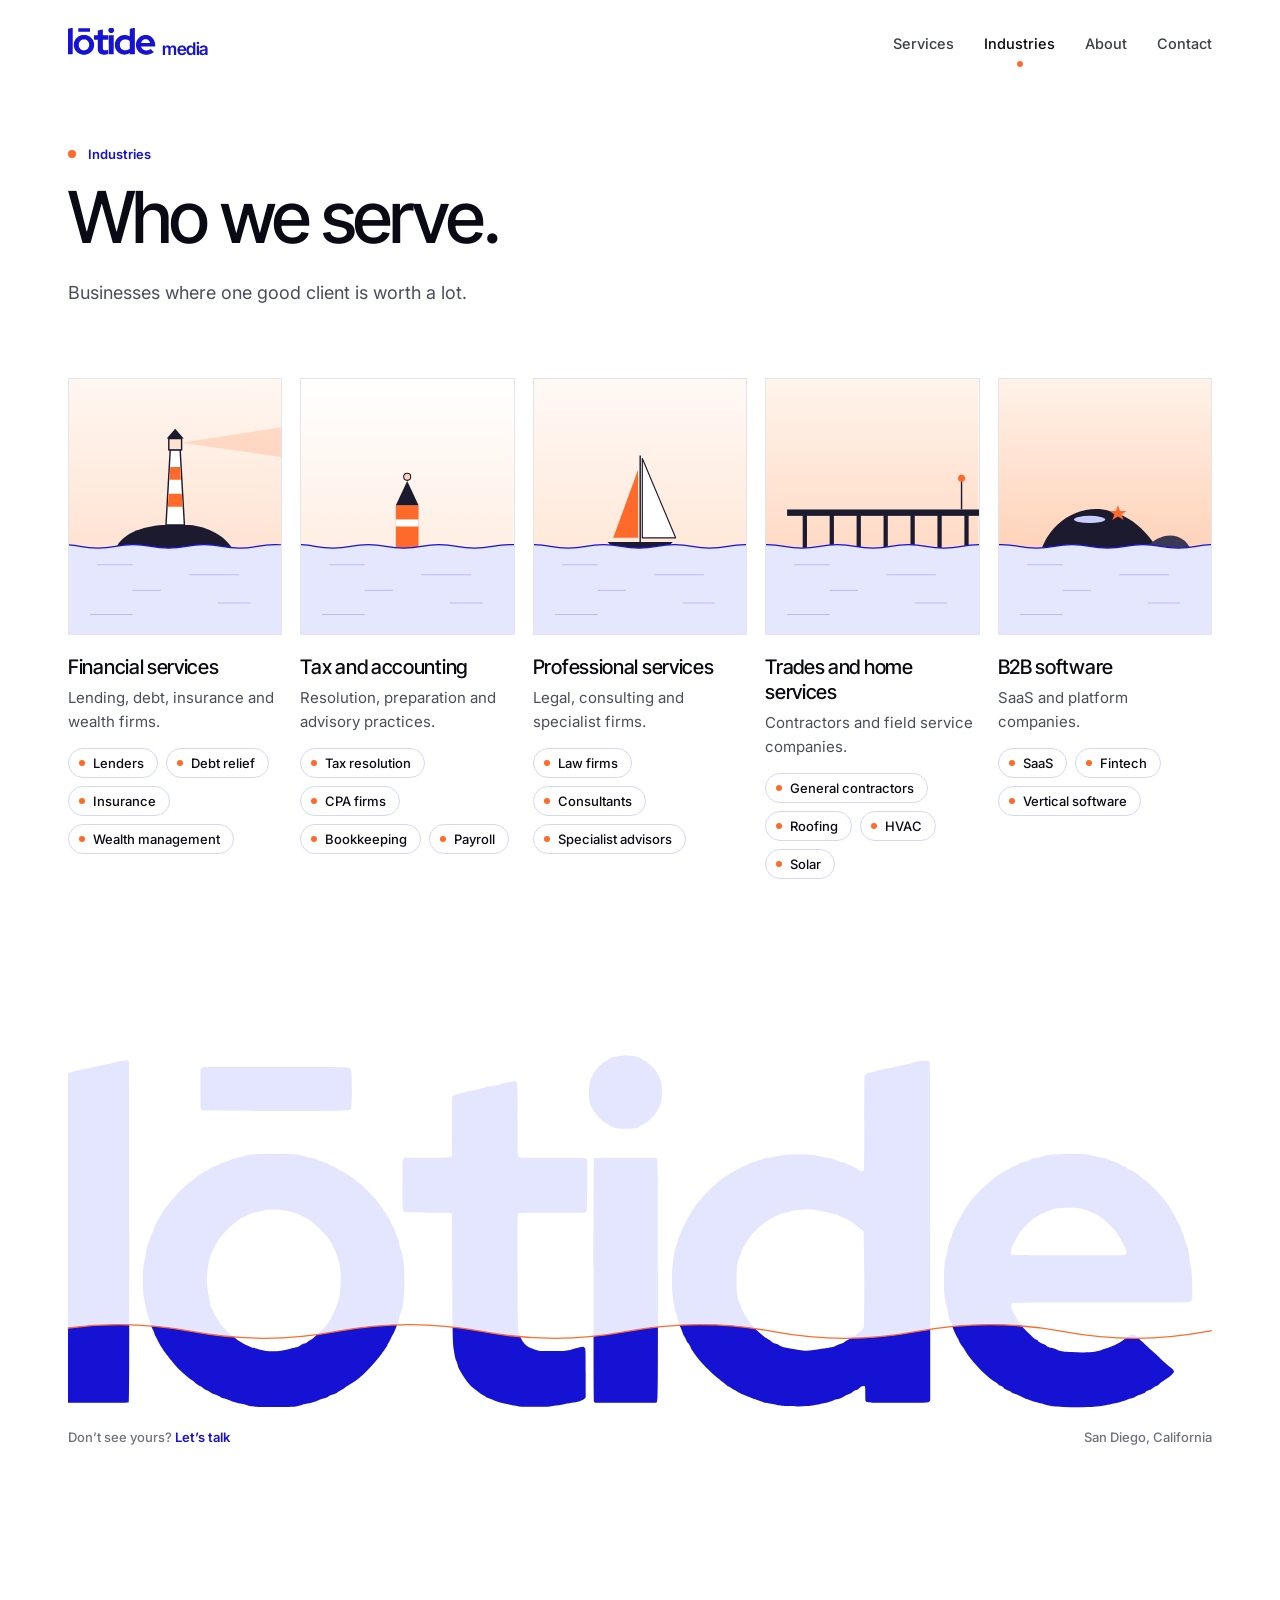
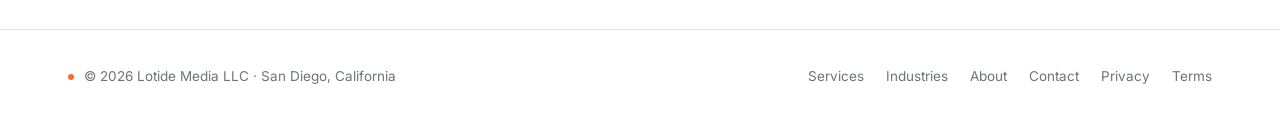
<file: industries.html>
<!doctype html><html lang="en"><head><meta charset="utf-8">
<meta name="viewport" content="width=device-width, initial-scale=1">
<title>Industries: Lotide Media</title><meta name="description" content="Lotide Media serves financial services, tax and accounting, professional services, trades and B2B software.">
<link rel="canonical" href="https://lotidemedia.com/industries"><link rel="icon" href="/favicon.svg" type="image/svg+xml">
<meta property="og:title" content="Industries: Lotide Media"><meta property="og:description" content="Lotide Media serves financial services, tax and accounting, professional services, trades and B2B software."><meta property="og:image" content="https://lotidemedia.com/og.png"><meta property="og:url" content="https://lotidemedia.com/industries"><meta name="twitter:card" content="summary_large_image">
<meta name="theme-color" content="#1612D3">
<link rel="preconnect" href="https://fonts.googleapis.com"><link rel="preconnect" href="https://fonts.gstatic.com" crossorigin>
<link href="https://fonts.googleapis.com/css2?family=Inter+Tight:wght@300;400;500;600;700;800;900&family=Inter:wght@400;500;600&display=swap" rel="stylesheet">
<style>
:root{--blue:#1612D3;--sig:#5C6BFF;--lav:#B8BCFF;--pale:#F1F2FF;--ink:#0A0A14;--steel:#6E727C;--body2:#4A4E58;--line:#E3E5EA;--mist:#F5F6F8;
--disp:"Inter Tight",Inter,system-ui,sans-serif;--sans:Inter,system-ui,sans-serif}
*{box-sizing:border-box}html{-webkit-text-size-adjust:100%;scroll-behavior:smooth}
body{margin:0;background:#fff;color:var(--ink);font:400 16px/1.6 var(--sans);-webkit-font-smoothing:antialiased}
a{color:inherit}button,input,select,textarea{font:inherit;color:inherit}
.wrap{max-width:1240px;margin:0 auto;padding:0 48px}
.lockup{display:inline-flex;align-items:baseline;gap:.2em;line-height:1;color:var(--blue);font-size:28px;text-decoration:none}
.lockup svg{height:1em;width:auto;display:block;fill:currentColor}
.lockup span{font:600 .62em/1 var(--disp);letter-spacing:-.03em;position:relative;top:-.075em}
.nav{display:flex;align-items:center;justify-content:space-between;padding:28px 0;gap:20px}
.nav ul{display:flex;gap:30px;list-style:none;margin:0;padding:0;font:500 14.5px var(--sans);color:#3B3F49}
.nav a{text-decoration:none;transition:color .2s}.nav a:hover{color:var(--blue)}
.nav a[aria-current]{color:var(--blue);box-shadow:inset 0 -1.5px 0 var(--blue);padding-bottom:4px}
h1,h2,h3{font-family:var(--disp);margin:0;font-weight:500}
.h1{font-size:clamp(46px,5.6vw,88px);line-height:1;letter-spacing:-.04em}
.h2{font-size:clamp(30px,3.4vw,48px);line-height:1.06;letter-spacing:-.03em;max-width:20ch}
.eyebrow{font:600 13px var(--sans);color:var(--blue);display:flex;align-items:center;gap:12px;margin:0 0 20px}
.eyebrow:before{content:"";width:22px;height:1.5px;background:currentColor}
.lead{font-size:18px;line-height:1.65;color:var(--body2);max-width:48ch;margin:24px 0 0}
.btn{display:inline-block;font:600 15px var(--sans);padding:15px 24px;text-decoration:none;border:0;cursor:pointer;border-radius:2px;transition:background .2s,transform .2s}
.b-b{background:var(--blue);color:#fff}.b-b:hover{background:#0F0CA8}
.b-l{color:var(--blue);box-shadow:inset 0 -1.5px 0 var(--blue);padding:4px 0;margin-left:24px;border-radius:0}
.sec{padding:110px 0}.rule{border-top:1px solid var(--line)}.mistb{background:var(--mist)}
[data-view]{animation:fade .5s ease both}@keyframes fade{from{opacity:0;transform:translateY(6px)}to{opacity:1;transform:none}}
[hidden]{display:none!important}
.vals{display:grid;grid-template-columns:repeat(4,1fr);gap:36px;margin-top:56px}
.vals div{border-top:1.5px solid var(--blue);padding-top:18px}.vals b{display:block;font:500 20px/1.25 var(--disp);letter-spacing:-.015em;margin-bottom:6px}.vals p{margin:0;color:var(--body2);font-size:15.5px}
.mission{font:400 clamp(28px,3.4vw,48px)/1.2 var(--disp);letter-spacing:-.03em;max-width:24ch;margin:0}
.mission em{font-style:normal;color:var(--blue)}
/* form */
.form{display:grid;grid-template-columns:1fr 1fr;gap:18px 20px}
.form label{display:flex;flex-direction:column;gap:7px;font:600 13px var(--sans);color:var(--ink)}
.form .full{grid-column:1/-1}
.form input,.form select,.form textarea{border:0;border-bottom:1px solid #C9CCD6;background:transparent;padding:10px 0;font-size:16px;font-weight:400;outline:0;border-radius:0;transition:border-color .2s}
.form textarea{min-height:96px;resize:vertical}
.form input:focus,.form select:focus,.form textarea:focus{border-bottom-color:var(--blue);box-shadow:0 1px 0 var(--blue)}
.form .err{font:500 12.5px var(--sans);color:#C0262D;min-height:0}
.form .bad input,.form .bad select{border-bottom-color:#C0262D}
.form .send{grid-column:1/-1;display:flex;align-items:center;gap:18px;margin-top:8px}
.form .send small{color:var(--steel);font-size:13px}
.done{border-top:1.5px solid var(--blue);padding-top:22px}.done h3{font-size:30px;letter-spacing:-.03em;margin-bottom:8px}.done p{color:var(--body2);margin:0}
.cform{display:grid;grid-template-columns:.8fr 1.2fr;gap:80px;align-items:start}
.cform .meta p{margin:0 0 6px;color:var(--body2)}.cform .meta a{color:var(--blue);text-decoration:none;font-weight:600}
.ft{border-top:1px solid var(--line);padding:36px 0 44px;font-size:13.5px;color:var(--steel)}
.ft .wrap{display:flex;justify-content:space-between;gap:20px;flex-wrap:wrap;align-items:center}
.ft nav{display:flex;gap:22px}.ft a{text-decoration:none}.ft a:hover{color:var(--blue)}
.tag{position:fixed;right:16px;bottom:16px;z-index:9;background:var(--ink);color:#fff;font:600 12px var(--sans);padding:8px 12px;border-radius:2px}
:focus-visible{outline:2px solid var(--blue);outline-offset:3px}
@media(prefers-reduced-motion:reduce){*{animation:none!important;transition:none!important}}
@media(max-width:900px){.wrap{padding:0 16px}.nav{flex-wrap:wrap;padding:20px 0}.nav ul{gap:20px;font-size:14px;width:100%;overflow-x:auto}
.sec{padding:76px 0}.vals,.cform,.form{grid-template-columns:1fr}.cform{gap:40px}.b-l{margin-left:18px}}

.chips{display:flex;flex-wrap:wrap;gap:8px;margin-top:16px}.chips span{font:500 13px var(--sans);color:var(--blue);background:#fff;padding:6px 11px;border-radius:2px}
.hz{padding-top:60px}.hz h1{max-width:16ch}
.sky{position:relative;height:340px;margin-top:70px;overflow:hidden;background:linear-gradient(#fff 0%,#F3F4FF 58%,#fff 58.2%)}
.sky .hl{position:absolute;left:0;right:0;top:58%;height:1.5px;background:var(--blue);z-index:3}
.sky .sun{position:absolute;left:62%;width:150px;height:150px;border-radius:50%;border:1.5px solid var(--blue);top:58%;transform:translate(-50%,-62%);background:#fff;animation:rise 2.4s cubic-bezier(.3,.1,.2,1) both}
.sky .sun:before{content:"";position:absolute;left:50%;top:-34px;width:70px;height:14px;border:1.5px solid var(--blue);transform:translateX(-50%)}
@keyframes rise{from{transform:translate(-50%,10%)}}
.sky .sea{position:absolute;left:0;right:0;top:58%;bottom:0;background:#fff;z-index:2}
.sky .sea i{position:absolute;height:1px;background:var(--lav);left:var(--l);width:var(--w);top:var(--t);animation:shim 6s ease-in-out infinite alternate}
@keyframes shim{to{transform:translateX(24px);opacity:.4}}
.car .tr{display:flex;gap:20px;overflow-x:auto;scroll-snap-type:x mandatory;scrollbar-width:none;padding-bottom:4px}.car .tr::-webkit-scrollbar{display:none}
.car .cd{flex:0 0 calc((100% - 40px)/3);scroll-snap-align:start;border:1px solid var(--line);padding:34px 30px 38px;min-height:280px;display:flex;flex-direction:column;justify-content:space-between;transition:border-color .3s,background .3s}
.car .cd:hover{border-color:var(--blue);background:var(--pale)}
.car .cd h3{font-size:28px;letter-spacing:-.025em}.car .cd p{margin:10px 0 0;color:var(--body2);font-size:16px}
.car .cd small{font:600 13px var(--sans);color:var(--blue)}
.car .ctl{display:flex;align-items:center;gap:20px;margin-top:28px}
.car .ctl button{all:unset;cursor:pointer;width:46px;height:46px;border:1px solid var(--ink);display:grid;place-items:center;border-radius:50%;transition:all .2s}
.car .ctl button:hover{background:var(--blue);border-color:var(--blue);color:#fff}
.car .bar{flex:1;height:1.5px;background:var(--line);position:relative}.car .bar i{position:absolute;left:0;top:0;bottom:0;background:var(--blue);width:33%;transition:left .3s}
.sw{display:grid;grid-template-columns:1fr 1fr;gap:80px;align-items:start}
.sw ul{list-style:none;margin:0;padding:0;border-top:1px solid var(--ink)}
.sw li{padding:20px 0;border-bottom:1px solid var(--line);font:400 clamp(22px,2.4vw,32px) var(--disp);letter-spacing:-.025em;color:#A3A7B2;cursor:pointer;transition:color .2s,padding .3s}
.sw li.on,.sw li:hover{color:var(--ink)}.sw li.on{padding-left:14px;box-shadow:inset 2px 0 0 var(--blue)}
.sw .st{position:sticky;top:40px;padding:36px 40px 40px;background:var(--pale);text-align:center}
.sw .st svg{width:100%;max-width:340px;display:block;margin:0 auto 10px}
.ih .rw svg circle{fill:none;stroke:#C4C8FF;stroke-width:1.5;transition:all .4s}.ih .rw svg circle:first-of-type{fill:#fff}.ih .rw svg circle.on{stroke:var(--blue);stroke-width:3}
.sw .st small{font:600 13px var(--sans);color:var(--blue)}.sw .st h3{font-size:clamp(26px,2.6vw,38px);letter-spacing:-.03em;margin:8px 0 10px}.sw .st p{margin:0;color:var(--body2);font-size:17px}.sw .st .chips{justify-content:center}
.nm{display:grid;grid-template-columns:1fr 1fr;gap:70px;align-items:center}
.nm .map{position:relative;aspect-ratio:4/3;overflow:hidden;border:1px solid var(--line);background:#fff}
.nm .map svg{position:absolute;left:-10%;top:-10%;width:120%;height:120%;transition:transform .6s cubic-bezier(.2,.7,.2,1)}
.nm .map span{position:absolute;right:16px;bottom:12px;font:500 12px var(--sans);color:var(--steel)}
.end{padding:100px 0 110px;border-top:1px solid var(--line)}
.end .wrap{display:flex;justify-content:space-between;align-items:end;gap:30px;flex-wrap:wrap}
.end h2{font-size:clamp(36px,4.4vw,64px);line-height:1.02;letter-spacing:-.04em;max-width:14ch}
.hp{position:absolute;left:-9999px}
.fa{display:grid;grid-template-columns:1.15fr .85fr;gap:90px;align-items:start;padding-top:50px;padding-bottom:120px}
.fa .form{margin-top:48px}
.oz{position:sticky;top:40px;background:var(--pale);aspect-ratio:4/5;display:flex;flex-direction:column;justify-content:space-between;padding:32px}
.oz svg{width:62%;margin:30px auto 0;display:block;overflow:visible}
.oz .trk{fill:none;stroke:#D5D8FF;stroke-width:30}
.oz .fil{fill:none;stroke:var(--blue);stroke-width:30;transform:rotate(-90deg);transform-origin:250px 410px;transition:stroke-dashoffset .7s cubic-bezier(.3,.1,.2,1)}
.oz .bar{fill:var(--blue);transform-origin:250px 42px;transform:scaleX(0);transition:transform .6s cubic-bezier(.3,.1,.2,1) .2s}
.oz.full .bar{transform:scaleX(1)}
.oz p{margin:0;font:500 13.5px/1.5 var(--sans);color:var(--blue);display:flex;justify-content:space-between;align-items:baseline}
.oz p b{font:400 30px var(--disp);letter-spacing:-.03em}
@media(max-width:900px){.fa{grid-template-columns:1fr;gap:40px;padding-top:30px}.oz{position:static;aspect-ratio:auto;padding:24px;order:-1}.oz svg{width:34%;margin:0 auto 16px}}

/* industries: pale split with rings */
.ihw{background:var(--pale)}
.ih{display:grid;grid-template-columns:1fr 1fr;gap:70px;align-items:center;padding-top:40px;padding-bottom:120px}
.ih ul{list-style:none;margin:44px 0 0;padding:0;border-top:1px solid var(--ink)}
.ih li{padding:18px 0;border-bottom:1px solid #D6D9F5;font:400 clamp(21px,2.2vw,28px) var(--disp);letter-spacing:-.025em;color:#8E92B8;cursor:pointer;transition:color .2s,padding .3s;display:flex;align-items:center;gap:14px}
.ih li:before{content:"";width:10px;height:10px;border-radius:50%;border:1.5px solid currentColor;flex:none;transition:all .2s}
.ih li.on,.ih li:hover{color:var(--ink)}.ih li.on{padding-left:8px}.ih li.on:before{background:var(--blue);border-color:var(--blue)}
.ih .rv{text-align:center}
.ih .rw{position:relative;max-width:460px;margin:0 auto}
.ih .rw .rip{position:absolute;inset:0;border-radius:50%;border:1px solid var(--lav);animation:rip 6s ease-out infinite;opacity:0}
.ih .rw .rip:nth-child(2){animation-delay:2s}.ih .rw .rip:nth-child(3){animation-delay:4s}
@keyframes rip{0%{transform:scale(.3);opacity:0}15%{opacity:1}100%{transform:scale(1);opacity:0}}
.ih .rw svg{position:relative;width:100%;display:block}
.ih .rw svg circle{fill:none;stroke:#C4C8FF;stroke-width:1.5;transition:all .45s}.ih .rw svg circle:first-of-type{fill:#fff}.ih .rw svg circle.on{stroke:var(--blue);stroke-width:3}
.ih .rv small{font:600 13px var(--sans);color:var(--blue)}.ih .rv h3{font-size:clamp(26px,2.6vw,36px);letter-spacing:-.03em;margin:8px 0 8px}.ih .rv p{margin:0;color:var(--body2);font-size:17px}.ih .rv .chips{justify-content:center}
/* about: contour hero */
.ch3{position:relative;overflow:hidden;border-bottom:1px solid var(--line)}
.ch3 svg.bg{position:absolute;right:-330px;top:0;width:1300px;height:620px;transition:transform .6s cubic-bezier(.2,.7,.2,1)}
.ch3 .in{position:relative;padding-top:80px;padding-bottom:140px}.ch3 h1{max-width:13ch}.ch3 .lead{background:rgba(255,255,255,.86)}
.ch3 .coord{position:absolute;right:48px;bottom:28px;font:500 12px var(--sans);color:var(--steel)}
.msn{background:var(--ink);color:#fff}.msn .eyebrow{color:var(--lav)}.msn .mission{color:#fff}
.nmo{display:grid;grid-template-columns:1fr 280px;gap:90px;align-items:center}
.nmo svg{width:100%;color:var(--blue)}.nmo svg *{stroke-dasharray:1800;stroke-dashoffset:1800;animation:draw 2.8s ease .2s forwards}
@keyframes draw{to{stroke-dashoffset:0}}
/* contact: tideline */
.th{padding-top:70px}.th h1{max-width:15ch}
.tl{margin:64px 0 0;height:90px;overflow:hidden}.tl svg{width:100%;height:90px;display:block}
.tl .ln{fill:none;stroke:var(--blue);stroke-width:1.5;stroke-dasharray:2600;stroke-dashoffset:2600;animation:draw 2.4s cubic-bezier(.4,0,.2,1) .2s forwards}
.cbox{background:var(--mist);padding:36px 36px 40px}
@media(max-width:900px){.ih{grid-template-columns:1fr;gap:44px;padding-top:24px;padding-bottom:80px}.ih .rw{max-width:300px}.ch3 .in{padding-top:50px;padding-bottom:100px}.ch3 svg.bg{right:-760px;opacity:.75}.ch3 .coord{right:16px}.nmo{grid-template-columns:1fr;gap:40px}.nmo svg{width:150px}.th{padding-top:36px}.tl{margin-top:44px}.cbox{padding:24px 18px}}

.ft .fl{display:flex;gap:22px;flex-wrap:wrap}
@media(max-width:900px){.sky{height:240px;margin-top:44px}.sky .sun{width:96px;height:96px}.sky .sun:before{width:46px;height:10px;top:-24px}.car .cd{flex-basis:84%}.sw,.nm{grid-template-columns:1fr;gap:30px}.sw .st{position:static}.hz{padding-top:36px}.end{padding:70px 0 80px}}
</style>
<script type="application/ld+json">{"@context": "https://schema.org", "@type": "Organization", "name": "Lotide Media", "url": "https://lotidemedia.com", "logo": "https://lotidemedia.com/favicon.svg", "email": "hello@lotidemedia.com", "address": {"@type": "PostalAddress", "addressLocality": "San Diego", "addressRegion": "CA", "addressCountry": "US"}}</script>
<style>.eyebrow:before{width:8px;height:8px;border-radius:50%;background:#FF6A2B}
.nav a[aria-current]{box-shadow:none;position:relative;color:var(--ink)}.nav a[aria-current]:after{content:"";position:absolute;left:50%;bottom:-11px;width:6px;height:6px;border-radius:50%;background:#FF6A2B;transform:translateX(-50%)}
.sky .sun{border-color:#FF6A2B;background:#FFF5EF}.oz p b{color:#FF6A2B}.ft span:before{content:"";display:inline-block;width:6px;height:6px;border-radius:50%;background:#FF6A2B;margin-right:10px;vertical-align:middle}.wt,.fl{transition:transform 1.1s cubic-bezier(.3,.1,.2,1)}.bob{animation:bob 3.4s ease-in-out infinite;transform-box:fill-box;transform-origin:50% 100%}.rock{animation:rk 4.2s ease-in-out infinite;transform-box:fill-box;transform-origin:50% 100%}
@keyframes bob{50%{transform:translateY(-5px) rotate(-3deg)}}@keyframes rk{50%{transform:rotate(3deg) translateY(-2px)}}.beam{animation:bm 3s ease-in-out infinite}@keyframes bm{50%{opacity:.4}}.g1{display:grid;grid-template-columns:repeat(5,1fr);gap:18px;margin-bottom:110px}.pc .art{aspect-ratio:3/4;overflow:hidden;border:1px solid var(--line)}.pc .art svg{width:100%;height:100%;display:block}
.pc:hover .wt,.pc:focus .wt,.pc:hover .fl,.pc:focus .fl{transform:translateY(26px)}.pc small{display:block;margin-top:16px;font:500 12px var(--sans);color:#FF6A2B}.pc h3{font:500 20px/1.25 var(--disp);letter-spacing:-.015em;margin:20px 0 6px}.pc p{margin:0;color:var(--body2);font-size:15px}.pc .chips span{font-size:12px;padding:5px 9px}
@media(max-width:1100px){.g1{grid-template-columns:repeat(3,1fr)}}@media(max-width:900px){.g1{grid-template-columns:1fr 1fr}}@media(max-width:560px){.g1{grid-template-columns:1fr}.pc .art{aspect-ratio:16/11}}.g1{margin-bottom:90px}.pc .art{aspect-ratio:5/6!important}.wmw{padding:20px 0 110px}.wmw .wmt{display:block;width:100%;height:auto}.wmw .tl{display:flex;justify-content:space-between;margin-top:18px;font:500 13px var(--sans);color:var(--steel)}.g3 .sv,.g3 .rw.on .sv{height:auto;aspect-ratio:6/5}.g3 .rw{grid-template-columns:180px 1.1fr 1fr}.g3 .rw.on .wt,.g3 .rw.on .fl{transform:translateY(18px)}
.pc .chips{gap:8px;margin-top:14px}.pc .chips span{display:inline-flex;align-items:center;gap:8px;background:#fff;border:1px solid #D5D8F5;border-radius:40px;padding:6px 13px 6px 10px;font:500 13px var(--sans);color:var(--ink);transition:border-color .2s}
.pc .chips span:before{content:"";width:6px;height:6px;border-radius:50%;background:#FF6A2B}.pc .chips span:hover{border-color:#FF6A2B}
@media(max-width:900px){.g3 .rw{grid-template-columns:1fr}.g3 .sv{max-width:none}}</style></head><body>
<svg width="0" height="0" style="position:absolute" aria-hidden="true"><symbol id="lt" viewBox="18 22 2168 684"><path d="M397 696C383 695 380 695 370 691C366 690 359 689 356 688C352 687 346 686 344 684C341 683 336 681 333 680C329 680 325 678 323 676C321 675 317 673 314 672C310 671 307 669 306 668C304 667 301 665 298 664C295 662 292 661 292 660C291 659 289 658 287 657C284 656 281 653 279 652C277 650 274 648 272 646C261 639 240 620 232 608C229 605 226 600 223 597C221 594 218 590 217 589C216 587 214 584 212 581C211 579 208 574 207 572C206 570 204 566 203 564C201 561 200 559 200 558C200 557 199 554 197 550C195 547 193 541 192 538C191 534 189 528 188 525C186 522 185 516 184 511C183 506 182 497 180 490C178 479 178 475 178 456C178 438 178 434 180 423C182 416 183 407 184 402C185 397 186 391 188 387C190 383 191 378 192 375C193 372 195 367 197 363C198 360 200 356 200 355C200 354 201 352 203 349C204 347 206 343 207 341C208 339 211 335 212 333C214 331 215 328 215 327C216 326 217 324 219 322C220 320 222 317 224 315C238 296 256 277 275 264C277 262 280 260 282 258C283 257 285 256 286 256C286 256 289 254 292 252C294 250 298 248 299 248C301 247 304 245 306 244C309 242 312 240 314 240C317 239 321 238 323 236C325 234 330 233 332 232C335 231 340 230 344 228C347 226 353 225 356 224C360 223 367 222 371 220C383 217 393 216 426 216C458 216 471 217 482 220C485 222 492 223 496 224C500 225 506 226 509 228C512 229 517 231 520 232C522 233 527 234 530 236C532 237 536 239 538 240C541 241 544 242 546 244C547 245 551 247 553 248C559 251 570 258 574 261C576 263 578 264 578 264C579 264 584 269 591 274C604 286 620 303 625 310C629 316 632 321 636 326C638 328 640 331 640 333C641 334 643 337 644 339C646 341 647 345 648 347C649 349 651 354 653 356C655 359 656 362 656 363C656 365 658 369 659 373C661 376 664 383 664 388C665 393 667 398 667 399C675 414 676 494 668 513C667 516 665 522 664 526C663 530 662 536 660 539C659 542 657 547 656 550C655 552 654 556 652 558C651 560 649 563 648 566C647 568 645 572 644 574C642 576 641 579 641 580C640 581 638 584 637 586C635 589 633 592 632 593C627 602 597 635 588 641C586 642 584 644 584 644C584 645 574 651 566 656C564 657 561 659 560 660C559 661 556 663 552 665C549 667 546 668 546 669C545 669 543 671 540 672C537 672 532 674 530 676C528 678 523 680 519 680C516 681 511 683 509 684C506 686 501 687 497 688C493 689 486 690 482 691C479 693 472 694 468 695C458 696 412 697 397 696ZM1922 696C1909 696 1896 694 1889 692C1885 690 1879 689 1875 688C1871 687 1865 686 1861 684C1857 682 1852 681 1850 680C1848 679 1844 678 1842 676C1840 675 1835 673 1833 672C1830 671 1827 670 1825 669C1824 668 1821 666 1818 665C1816 664 1812 662 1810 661C1809 659 1806 657 1804 656C1801 655 1798 653 1797 651C1795 650 1792 648 1790 647C1772 634 1746 607 1736 589C1735 587 1733 584 1732 583C1731 582 1729 579 1727 576C1725 572 1723 568 1723 567C1718 560 1712 545 1711 541C1711 538 1709 535 1708 533C1707 531 1705 524 1704 519C1703 513 1701 505 1700 501C1697 491 1696 477 1696 456C1696 435 1697 422 1700 411C1701 407 1703 399 1704 393C1705 388 1707 382 1708 380C1709 378 1711 374 1711 370C1712 366 1714 361 1716 358C1718 356 1719 352 1720 350C1721 347 1723 344 1724 342C1726 339 1727 337 1727 336C1727 336 1729 333 1731 329C1733 326 1736 322 1737 320C1746 305 1768 281 1786 267C1788 265 1792 262 1794 260C1796 259 1799 257 1801 256C1803 255 1806 253 1808 251C1811 249 1813 248 1814 248C1814 248 1817 246 1820 245C1822 243 1826 241 1828 240C1831 239 1835 238 1837 236C1839 234 1844 232 1848 232C1851 231 1856 229 1859 228C1861 226 1868 224 1873 224C1878 223 1883 222 1884 221C1890 218 1901 217 1928 216C1959 216 1970 217 1983 221C1988 222 1994 224 1998 224C2002 225 2007 227 2010 228C2013 230 2018 231 2021 232C2023 233 2027 234 2029 236C2031 237 2034 239 2037 240C2039 241 2043 242 2044 244C2046 245 2049 247 2052 248C2059 252 2070 260 2079 268C2099 285 2121 310 2128 325C2129 327 2131 330 2132 331C2133 333 2135 336 2136 339C2137 342 2139 345 2140 347C2141 348 2143 352 2144 355C2145 358 2147 363 2148 366C2150 368 2151 373 2152 377C2153 381 2154 386 2156 388C2158 394 2159 399 2162 418C2162 424 2163 430 2164 430C2166 434 2168 489 2166 493C2165 495 2163 496 2162 497C2160 498 2106 498 1992 498C1843 498 1826 498 1825 500C1823 501 1823 502 1824 508C1825 511 1826 515 1828 517C1829 519 1831 522 1832 524C1833 527 1834 530 1836 532C1837 534 1839 537 1840 539C1843 543 1865 565 1869 568C1871 568 1874 570 1875 572C1876 573 1880 575 1882 576C1885 577 1889 579 1891 581C1893 582 1897 584 1900 584C1903 585 1909 587 1913 589C1919 591 1923 591 1938 592C1960 594 1983 592 1992 589C1995 588 2001 586 2004 585C2011 583 2031 574 2032 572C2033 572 2035 570 2038 568C2041 567 2045 564 2046 562C2049 560 2050 559 2053 559C2057 559 2058 560 2068 569C2074 574 2079 579 2080 580C2081 581 2086 586 2092 591C2099 597 2104 602 2105 603C2106 605 2121 618 2129 624C2131 626 2132 628 2132 629C2132 632 2122 641 2110 648C2108 649 2105 652 2104 653C2103 654 2100 656 2097 657C2095 658 2093 660 2092 660C2091 661 2088 663 2085 664C2082 665 2078 667 2077 669C2075 670 2072 671 2070 672C2067 673 2063 674 2060 676C2058 678 2053 680 2049 680C2046 681 2041 683 2039 684C2036 685 2030 687 2025 688C2019 689 2011 691 2006 692C1993 696 1957 698 1922 696ZM891 695C886 694 878 693 874 692C870 691 862 689 857 688C852 687 846 685 844 684C841 682 837 681 835 680C833 679 829 678 828 677C826 675 823 674 821 673C816 670 806 662 799 656C790 646 778 628 775 619C775 617 773 612 772 609C770 605 769 599 767 587C765 571 765 569 764 451C764 385 764 331 764 331C764 328 757 328 718 328C676 328 672 328 671 324C670 323 670 301 670 275C670 229 670 227 672 225C673 225 674 224 675 224C677 224 696 224 719 224C756 224 761 223 763 222C764 220 764 214 764 164L764 108L767 106C768 105 771 104 773 103C776 103 782 101 787 100C792 98 800 97 805 96C810 95 817 93 822 92C827 90 834 89 839 88C844 87 852 86 856 84C863 82 878 79 883 79C888 79 888 76 888 151C888 217 888 221 890 222C891 224 897 224 954 224C1008 224 1016 224 1018 226L1020 227L1020 275C1020 321 1020 323 1018 325L1016 328L953 328C894 328 890 328 889 330C888 331 888 352 888 441C888 541 889 552 890 556C897 572 898 573 903 578C907 582 911 583 920 587L930 590L954 590C976 590 978 590 988 588C995 586 1003 584 1006 583L1013 582L1015 584C1017 586 1017 589 1017 632L1017 678L1015 680C1012 684 1001 687 990 688C986 689 977 690 971 692C965 693 955 694 949 695C936 696 903 696 891 695ZM1390 694C1389 694 1382 693 1374 691C1367 689 1359 688 1356 688C1354 687 1349 686 1345 684C1341 682 1336 681 1334 680C1331 679 1326 677 1323 676C1319 674 1315 672 1314 672C1312 671 1309 669 1306 668C1303 666 1300 664 1300 664C1299 664 1296 662 1294 661C1291 659 1288 657 1287 657C1286 656 1283 654 1281 652C1278 650 1274 647 1271 644C1254 631 1233 609 1224 596C1223 595 1221 592 1220 590C1218 588 1216 585 1216 583C1215 581 1213 578 1212 576C1210 575 1208 571 1207 568C1206 565 1204 562 1203 561C1203 560 1201 557 1200 553C1199 550 1197 544 1195 542C1194 540 1192 535 1192 531C1191 527 1189 521 1188 517C1186 514 1185 508 1185 504C1184 500 1183 493 1182 486C1180 474 1180 438 1182 428C1182 425 1183 418 1184 412C1185 405 1186 398 1188 394C1189 390 1191 385 1192 381C1192 377 1194 372 1196 370C1197 367 1199 362 1200 360C1201 357 1202 353 1203 352C1205 350 1207 346 1208 343C1209 340 1211 336 1212 336C1213 335 1214 332 1216 329C1217 327 1219 324 1219 323C1220 322 1222 320 1223 319C1224 315 1226 313 1238 299C1253 282 1276 261 1289 255C1291 254 1293 253 1294 252C1294 251 1297 250 1300 248C1303 247 1306 245 1308 244C1309 243 1313 241 1316 240C1319 239 1323 237 1325 236C1327 235 1331 233 1335 232C1339 231 1344 229 1347 228C1349 227 1356 225 1362 224C1368 223 1378 221 1384 220C1391 218 1398 218 1415 217C1437 217 1448 218 1461 221C1465 222 1472 223 1476 224C1481 225 1487 226 1490 228C1493 229 1498 231 1501 232C1505 232 1510 234 1514 236C1517 238 1522 240 1525 241C1528 243 1532 245 1534 247C1538 249 1542 250 1544 248C1545 247 1545 226 1545 158C1545 99 1545 68 1546 67C1547 66 1549 64 1553 63C1556 63 1562 61 1566 60C1570 58 1578 57 1582 56C1587 55 1596 54 1602 52C1607 50 1615 49 1620 48C1624 47 1632 46 1637 44C1653 39 1667 38 1669 42C1670 42 1670 187 1670 364L1670 684L1668 686C1666 688 1662 688 1609 688C1558 688 1551 688 1549 686C1547 685 1547 684 1547 672C1547 661 1547 658 1546 657C1543 655 1539 657 1536 660C1534 662 1531 664 1529 664C1527 665 1524 667 1522 668C1520 670 1517 671 1515 672C1513 673 1509 674 1507 676C1505 678 1500 680 1496 681C1492 681 1488 683 1486 684C1484 685 1478 687 1473 688C1467 689 1459 691 1454 692C1447 694 1444 694 1420 695C1405 695 1391 695 1390 694ZM35 688C33 688 31 687 31 686C30 686 30 563 30 376C30 82 30 67 32 66C34 63 55 58 66 56C71 55 79 54 84 52C89 51 98 49 102 48C107 47 116 46 121 44C130 41 142 39 147 39C149 39 150 40 151 40C152 41 152 126 152 364C152 633 152 686 151 687C150 688 139 688 94 688C63 688 37 688 35 688ZM1035 688C1034 687 1033 687 1033 686C1032 686 1032 582 1032 456C1032 265 1032 226 1033 225C1035 224 1045 224 1149 224C1150 224 1151 225 1152 225C1154 226 1154 241 1154 456C1154 671 1154 686 1152 687C1151 687 1150 688 1149 688C1065 688 1037 688 1035 688ZM452 587C459 585 466 584 468 583C470 583 473 582 475 580C477 579 481 577 483 576C486 576 489 574 491 572C493 571 496 569 498 568C502 565 524 544 529 537C537 524 543 513 547 498C551 488 551 485 552 471C554 449 552 427 548 417C547 413 545 407 544 404C543 402 542 398 540 396C539 394 537 390 536 387C534 384 533 381 532 380C531 379 529 377 528 375C525 370 503 348 498 345C496 344 493 342 491 340C489 338 485 337 483 336C481 335 478 334 476 332C474 331 468 329 462 327C456 326 449 324 445 324C441 323 433 322 426 322C416 322 412 322 401 325C394 327 387 328 384 329C382 330 378 331 377 332C376 333 372 335 369 336C366 337 362 339 361 340C360 341 358 343 356 344C352 346 331 366 325 374C323 377 321 380 320 381C319 383 318 386 316 388C314 390 313 394 312 396C311 398 310 402 308 404C307 407 305 413 302 426C298 449 298 462 302 482C305 501 306 504 308 508C310 511 312 515 312 518C313 521 315 523 316 524C316 525 318 527 319 529C321 534 322 535 333 548C339 555 347 561 357 569C364 574 384 584 387 584C388 584 393 585 398 587C416 592 432 592 452 587ZM1464 586C1471 585 1479 584 1481 583C1483 583 1488 582 1491 580C1494 579 1499 577 1502 576C1505 575 1508 573 1509 572C1510 571 1513 570 1516 568C1522 565 1533 558 1542 549C1543 548 1544 546 1544 544C1545 542 1545 501 1545 452L1544 364L1540 360C1533 354 1520 344 1519 344C1518 344 1515 343 1513 341C1510 339 1505 337 1501 336C1497 334 1493 332 1492 331C1490 331 1480 328 1469 326C1450 322 1449 322 1433 322C1422 323 1415 323 1411 324C1408 325 1402 327 1397 328C1392 328 1386 330 1384 332C1381 333 1377 335 1374 336C1372 337 1369 338 1367 340C1365 341 1362 344 1360 344C1353 348 1333 367 1328 374C1327 377 1324 380 1323 382C1321 384 1320 386 1320 386C1320 387 1318 390 1316 393C1315 396 1312 400 1312 402C1311 405 1310 410 1308 414C1304 423 1303 434 1303 456C1303 478 1304 489 1308 497C1310 501 1311 506 1312 508C1313 510 1314 514 1316 516C1317 518 1319 522 1321 525C1329 540 1349 560 1363 568C1365 569 1367 571 1369 572C1370 573 1373 575 1376 576C1380 577 1384 579 1385 580C1387 581 1390 582 1392 583C1398 584 1423 589 1428 589C1436 590 1451 589 1464 586ZM2038 408C2040 407 2041 406 2042 405C2043 403 2039 391 2036 388C2035 386 2033 383 2032 381C2032 379 2030 375 2028 373C2027 371 2024 368 2023 365C2019 359 2000 341 1994 337C1992 336 1988 334 1987 332C1985 331 1983 330 1981 329C1979 328 1975 327 1971 325C1967 323 1962 322 1960 321C1948 318 1917 318 1904 321C1901 322 1896 323 1893 325C1889 326 1885 328 1884 328C1882 329 1879 330 1877 332C1875 333 1872 336 1869 337C1864 339 1843 361 1840 365C1839 367 1837 370 1836 372C1834 374 1833 377 1832 379C1831 381 1830 384 1828 386C1825 391 1822 403 1823 405C1823 406 1824 408 1825 408C1828 409 2035 409 2038 408ZM1077 168C1072 167 1069 166 1066 165C1064 163 1060 161 1058 160C1049 156 1036 143 1032 134C1031 132 1029 128 1027 126C1024 121 1022 104 1024 89C1025 80 1025 78 1029 70C1038 53 1047 44 1068 33C1069 33 1075 32 1081 31C1094 29 1113 31 1118 34C1120 35 1124 37 1127 39C1133 42 1138 46 1147 55C1150 59 1152 62 1158 74C1161 80 1163 98 1161 111C1160 122 1159 123 1153 134C1147 145 1135 157 1126 161C1123 162 1120 164 1118 165C1113 169 1094 170 1077 168ZM290 134C287 132 287 129 287 93L287 57L289 54L292 52L427 52C513 52 564 52 566 53C568 54 571 55 572 56C573 58 574 60 574 92C574 111 573 128 573 129C571 135 579 135 429 135C353 135 291 135 290 134Z"/></symbol></svg>
<div class="wrap"><header class="nav"><a class="lockup" href="/" aria-label="Lotide Media home"><svg viewBox="18 22 2168 684"><use href="#lt"/></svg><span>media</span></a><nav aria-label="Main"><ul><li><a href="/services">Services</a></li><li><a href="/industries" aria-current="page">Industries</a></li><li><a href="/about">About</a></li><li><a href="/contact">Contact</a></li></ul></nav></header></div><div class="wrap" style="padding-top:60px;padding-bottom:70px"><p class="eyebrow">Industries</p><h1 class="h1">Who we serve.</h1><p class="lead">Businesses where one good client is worth a lot.</p></div><section class="wrap g1"><article class="pc" tabindex="0"><div class="art"><svg viewBox="0 0 300 360" preserveAspectRatio="xMidYMid slice" aria-hidden="true"><defs><linearGradient id="ag0" x1="0" y1="0" x2="0" y2="1"><stop offset="0" stop-color="#FFF7F1"/><stop offset="1" stop-color="#FFD9C4"/></linearGradient></defs>
<rect y="0" width="300" height="360" fill="url(#ag0)"/><g class="ob"><path d="M58 400 L66 240 C 74 218, 104 208, 132 206 L170 206 C 196 208, 222 222, 232 242 L242 400Z" fill="#1B1A2E"/><path d="M196 400 L204 246 C 214 234, 236 232, 250 248 L256 400Z" fill="#3A3854"/>
<polygon points="137,206 163,206 157,100 143,100" fill="#fff" stroke="#1B1A2E" stroke-width="2"/>
<polygon points="139.6,180 160.4,180 159.2,162 140.8,162" fill="#FF6A2B"/><polygon points="142,142 158,142 157,124 143,124" fill="#FF6A2B"/>
<rect x="141" y="84" width="18" height="16" fill="#FFE4D2" stroke="#1B1A2E" stroke-width="2"/><polygon points="138,84 162,84 150,70" fill="#1B1A2E"/>
<polygon class="beam" points="159,90 300,68 300,110" fill="#FF6A2B" opacity=".18"/></g><g class="wt"><g><path d="M0 0 Q 25.0 -5 50.0 0 T 100 0 Q 125.0 -5 150.0 0 T 200 0 Q 225.0 -5 250.0 0 T 300 0 Q 325.0 -5 350.0 0 T 400 0 Q 425.0 -5 450.0 0 T 500 0 Q 525.0 -5 550.0 0 T 600 0 V360 H0Z" transform="translate(0 236)" fill="#E4E7FF"/><path d="M0 0 Q 25.0 -5 50.0 0 T 100 0 Q 125.0 -5 150.0 0 T 200 0 Q 225.0 -5 250.0 0 T 300 0 Q 325.0 -5 350.0 0 T 400 0 Q 425.0 -5 450.0 0 T 500 0 Q 525.0 -5 550.0 0 T 600 0" transform="translate(0 236)" fill="none" stroke="#1612D3" stroke-width="1.6"/>
<animateTransform attributeName="transform" type="translate" values="0 0;-200 0" dur="7s" repeatCount="indefinite"/></g><line x1="40" y1="262" x2="90" y2="262" stroke="#B8BCFF" stroke-width="1.5"/><line x1="170" y1="276" x2="240" y2="276" stroke="#B8BCFF" stroke-width="1.5"/><line x1="90" y1="298" x2="130" y2="298" stroke="#B8BCFF" stroke-width="1.5"/><line x1="210" y1="316" x2="256" y2="316" stroke="#B8BCFF" stroke-width="1.5"/><line x1="30" y1="332" x2="90" y2="332" stroke="#B8BCFF" stroke-width="1.5"/></g></svg></div><h3>Financial services</h3><p>Lending, debt, insurance and wealth firms.</p><div class="chips"><span>Lenders</span><span>Debt relief</span><span>Insurance</span><span>Wealth management</span></div></article><article class="pc" tabindex="0"><div class="art"><svg viewBox="0 0 300 360" preserveAspectRatio="xMidYMid slice" aria-hidden="true"><defs><linearGradient id="ag1" x1="0" y1="0" x2="0" y2="1"><stop offset="0" stop-color="#FFFFFF"/><stop offset="1" stop-color="#FFE6D6"/></linearGradient></defs>
<rect y="0" width="300" height="360" fill="url(#ag1)"/><g class="fl"><g class="ob bob"><rect x="134" y="178" width="32" height="70" fill="#FF6A2B"/><rect x="134" y="198" width="32" height="10" fill="#fff"/>
<polygon points="134,178 166,178 150,144" fill="#1B1A2E"/><circle cx="150" cy="138" r="5" fill="#FFD3B8" stroke="#1B1A2E" stroke-width="1.5"/></g></g><g class="wt"><g><path d="M0 0 Q 25.0 -5 50.0 0 T 100 0 Q 125.0 -5 150.0 0 T 200 0 Q 225.0 -5 250.0 0 T 300 0 Q 325.0 -5 350.0 0 T 400 0 Q 425.0 -5 450.0 0 T 500 0 Q 525.0 -5 550.0 0 T 600 0 V360 H0Z" transform="translate(0 236)" fill="#E4E7FF"/><path d="M0 0 Q 25.0 -5 50.0 0 T 100 0 Q 125.0 -5 150.0 0 T 200 0 Q 225.0 -5 250.0 0 T 300 0 Q 325.0 -5 350.0 0 T 400 0 Q 425.0 -5 450.0 0 T 500 0 Q 525.0 -5 550.0 0 T 600 0" transform="translate(0 236)" fill="none" stroke="#1612D3" stroke-width="1.6"/>
<animateTransform attributeName="transform" type="translate" values="0 0;-200 0" dur="8s" repeatCount="indefinite"/></g><line x1="40" y1="262" x2="90" y2="262" stroke="#B8BCFF" stroke-width="1.5"/><line x1="170" y1="276" x2="240" y2="276" stroke="#B8BCFF" stroke-width="1.5"/><line x1="90" y1="298" x2="130" y2="298" stroke="#B8BCFF" stroke-width="1.5"/><line x1="210" y1="316" x2="256" y2="316" stroke="#B8BCFF" stroke-width="1.5"/><line x1="30" y1="332" x2="90" y2="332" stroke="#B8BCFF" stroke-width="1.5"/></g></svg></div><h3>Tax and accounting</h3><p>Resolution, preparation and advisory practices.</p><div class="chips"><span>Tax resolution</span><span>CPA firms</span><span>Bookkeeping</span><span>Payroll</span></div></article><article class="pc" tabindex="0"><div class="art"><svg viewBox="0 0 300 360" preserveAspectRatio="xMidYMid slice" aria-hidden="true"><defs><linearGradient id="ag2" x1="0" y1="0" x2="0" y2="1"><stop offset="0" stop-color="#FFF9F5"/><stop offset="1" stop-color="#FFE0CC"/></linearGradient></defs>
<rect y="0" width="300" height="360" fill="url(#ag2)"/><g class="fl"><g class="ob rock"><path d="M104 230 L196 230 L182 244 L118 244Z" fill="#1B1A2E"/><line x1="150" y1="230" x2="150" y2="108" stroke="#1B1A2E" stroke-width="2"/>
<polygon points="153,112 153,224 200,224" fill="#fff" stroke="#1B1A2E" stroke-width="1.6" stroke-linejoin="round"/><polygon points="147,128 147,224 112,224" fill="#FF6A2B"/></g></g><g class="wt"><g><path d="M0 0 Q 25.0 -5 50.0 0 T 100 0 Q 125.0 -5 150.0 0 T 200 0 Q 225.0 -5 250.0 0 T 300 0 Q 325.0 -5 350.0 0 T 400 0 Q 425.0 -5 450.0 0 T 500 0 Q 525.0 -5 550.0 0 T 600 0 V360 H0Z" transform="translate(0 236)" fill="#E4E7FF"/><path d="M0 0 Q 25.0 -5 50.0 0 T 100 0 Q 125.0 -5 150.0 0 T 200 0 Q 225.0 -5 250.0 0 T 300 0 Q 325.0 -5 350.0 0 T 400 0 Q 425.0 -5 450.0 0 T 500 0 Q 525.0 -5 550.0 0 T 600 0" transform="translate(0 236)" fill="none" stroke="#1612D3" stroke-width="1.6"/>
<animateTransform attributeName="transform" type="translate" values="0 0;-200 0" dur="9s" repeatCount="indefinite"/></g><line x1="40" y1="262" x2="90" y2="262" stroke="#B8BCFF" stroke-width="1.5"/><line x1="170" y1="276" x2="240" y2="276" stroke="#B8BCFF" stroke-width="1.5"/><line x1="90" y1="298" x2="130" y2="298" stroke="#B8BCFF" stroke-width="1.5"/><line x1="210" y1="316" x2="256" y2="316" stroke="#B8BCFF" stroke-width="1.5"/><line x1="30" y1="332" x2="90" y2="332" stroke="#B8BCFF" stroke-width="1.5"/></g></svg></div><h3>Professional services</h3><p>Legal, consulting and specialist firms.</p><div class="chips"><span>Law firms</span><span>Consultants</span><span>Specialist advisors</span></div></article><article class="pc" tabindex="0"><div class="art"><svg viewBox="0 0 300 360" preserveAspectRatio="xMidYMid slice" aria-hidden="true"><defs><linearGradient id="ag3" x1="0" y1="0" x2="0" y2="1"><stop offset="0" stop-color="#FFF4EC"/><stop offset="1" stop-color="#FFCDB2"/></linearGradient></defs>
<rect y="0" width="300" height="360" fill="url(#ag3)"/><g class="ob"><rect x="52" y="192" width="6" height="140" fill="#1B1A2E"/><rect x="90" y="192" width="6" height="140" fill="#1B1A2E"/><rect x="128" y="192" width="6" height="140" fill="#1B1A2E"/><rect x="166" y="192" width="6" height="140" fill="#1B1A2E"/><rect x="204" y="192" width="6" height="140" fill="#1B1A2E"/><rect x="242" y="192" width="6" height="140" fill="#1B1A2E"/><rect x="280" y="192" width="6" height="140" fill="#1B1A2E"/><rect x="30" y="184" width="280" height="9" fill="#1B1A2E"/><line x1="276" y1="184" x2="276" y2="144" stroke="#1B1A2E" stroke-width="2"/><circle cx="276" cy="140" r="5" fill="#FF6A2B"/></g><g class="wt"><g><path d="M0 0 Q 25.0 -5 50.0 0 T 100 0 Q 125.0 -5 150.0 0 T 200 0 Q 225.0 -5 250.0 0 T 300 0 Q 325.0 -5 350.0 0 T 400 0 Q 425.0 -5 450.0 0 T 500 0 Q 525.0 -5 550.0 0 T 600 0 V360 H0Z" transform="translate(0 236)" fill="#E4E7FF"/><path d="M0 0 Q 25.0 -5 50.0 0 T 100 0 Q 125.0 -5 150.0 0 T 200 0 Q 225.0 -5 250.0 0 T 300 0 Q 325.0 -5 350.0 0 T 400 0 Q 425.0 -5 450.0 0 T 500 0 Q 525.0 -5 550.0 0 T 600 0" transform="translate(0 236)" fill="none" stroke="#1612D3" stroke-width="1.6"/>
<animateTransform attributeName="transform" type="translate" values="0 0;-200 0" dur="10s" repeatCount="indefinite"/></g><line x1="40" y1="262" x2="90" y2="262" stroke="#B8BCFF" stroke-width="1.5"/><line x1="170" y1="276" x2="240" y2="276" stroke="#B8BCFF" stroke-width="1.5"/><line x1="90" y1="298" x2="130" y2="298" stroke="#B8BCFF" stroke-width="1.5"/><line x1="210" y1="316" x2="256" y2="316" stroke="#B8BCFF" stroke-width="1.5"/><line x1="30" y1="332" x2="90" y2="332" stroke="#B8BCFF" stroke-width="1.5"/></g></svg></div><h3>Trades and home services</h3><p>Contractors and field service companies.</p><div class="chips"><span>General contractors</span><span>Roofing</span><span>HVAC</span><span>Solar</span></div></article><article class="pc" tabindex="0"><div class="art"><svg viewBox="0 0 300 360" preserveAspectRatio="xMidYMid slice" aria-hidden="true"><defs><linearGradient id="ag4" x1="0" y1="0" x2="0" y2="1"><stop offset="0" stop-color="#FFF2E8"/><stop offset="1" stop-color="#FFC3A3"/></linearGradient></defs>
<rect y="0" width="300" height="360" fill="url(#ag4)"/><g class="ob"><path d="M54 266 C 60 206, 112 174, 156 186 C 196 196, 222 228, 236 266Z" fill="#1B1A2E"/><path d="M196 266 C 204 226, 240 210, 262 228 C 272 238, 276 252, 278 266Z" fill="#3A3854"/>
<ellipse cx="128" cy="198" rx="22" ry="5" fill="#C9CEFF"/><polygon points="168,178 171,186 180,186 173,191 176,199 168,194 160,199 163,191 156,186 165,186" fill="#FF6A2B"/></g><g class="wt"><g><path d="M0 0 Q 25.0 -5 50.0 0 T 100 0 Q 125.0 -5 150.0 0 T 200 0 Q 225.0 -5 250.0 0 T 300 0 Q 325.0 -5 350.0 0 T 400 0 Q 425.0 -5 450.0 0 T 500 0 Q 525.0 -5 550.0 0 T 600 0 V360 H0Z" transform="translate(0 236)" fill="#E4E7FF"/><path d="M0 0 Q 25.0 -5 50.0 0 T 100 0 Q 125.0 -5 150.0 0 T 200 0 Q 225.0 -5 250.0 0 T 300 0 Q 325.0 -5 350.0 0 T 400 0 Q 425.0 -5 450.0 0 T 500 0 Q 525.0 -5 550.0 0 T 600 0" transform="translate(0 236)" fill="none" stroke="#1612D3" stroke-width="1.6"/>
<animateTransform attributeName="transform" type="translate" values="0 0;-200 0" dur="11s" repeatCount="indefinite"/></g><line x1="40" y1="262" x2="90" y2="262" stroke="#B8BCFF" stroke-width="1.5"/><line x1="170" y1="276" x2="240" y2="276" stroke="#B8BCFF" stroke-width="1.5"/><line x1="90" y1="298" x2="130" y2="298" stroke="#B8BCFF" stroke-width="1.5"/><line x1="210" y1="316" x2="256" y2="316" stroke="#B8BCFF" stroke-width="1.5"/><line x1="30" y1="332" x2="90" y2="332" stroke="#B8BCFF" stroke-width="1.5"/></g></svg></div><h3>B2B software</h3><p>SaaS and platform companies.</p><div class="chips"><span>SaaS</span><span>Fintech</span><span>Vertical software</span></div></article></section><section class="wmw"><div class="wrap"><svg class="wmt" viewBox="18 -60 2168 800" role="img" aria-label="lōtide"><defs><clipPath id="wi"><path id="wip" d="M0 0 Q 137.5 -26 275.0 0 T 550 0 Q 687.5 -26 825.0 0 T 1100 0 Q 1237.5 -26 1375.0 0 T 1650 0 Q 1787.5 -26 1925.0 0 T 2200 0 Q 2337.5 -26 2475.0 0 T 2750 0 Q 2887.5 -26 3025.0 0 T 3300 0 Q 3437.5 -26 3575.0 0 T 3850 0 Q 3987.5 -26 4125.0 0 T 4400 0 V900 H0Z"><animateTransform attributeName="transform" type="translate" dur="16s" repeatCount="indefinite" values="0 600; -550 330; -1100 600" keyTimes="0;.5;1" calcMode="spline" keySplines=".45 0 .55 1;.45 0 .55 1"/></path></clipPath></defs>
<use href="#lt" fill="#E4E6FF"/><g clip-path="url(#wi)"><use href="#lt" fill="#1612D3"/></g><path id="wil" d="M0 0 Q 137.5 -26 275.0 0 T 550 0 Q 687.5 -26 825.0 0 T 1100 0 Q 1237.5 -26 1375.0 0 T 1650 0 Q 1787.5 -26 1925.0 0 T 2200 0 Q 2337.5 -26 2475.0 0 T 2750 0 Q 2887.5 -26 3025.0 0 T 3300 0 Q 3437.5 -26 3575.0 0 T 3850 0 Q 3987.5 -26 4125.0 0 T 4400 0" fill="none" stroke="#FF6A2B" stroke-width="2.5"><animateTransform attributeName="transform" type="translate" dur="16s" repeatCount="indefinite" values="0 600; -550 330; -1100 600" keyTimes="0;.5;1" calcMode="spline" keySplines=".45 0 .55 1;.45 0 .55 1"/></path></svg><div class="tl"><span>Don&rsquo;t see yours? <a href="/contact" style="color:var(--blue);font-weight:600;text-decoration:none">Let&rsquo;s talk</a></span><span>San Diego, California</span></div></div></section><footer class="ft"><div class="wrap"><span>© 2026 Lotide Media LLC · San Diego, California</span><div class="fl"><a href="/services">Services</a><a href="/industries">Industries</a><a href="/about">About</a><a href="/contact">Contact</a><a href="/privacy">Privacy</a><a href="/terms">Terms</a></div></div></footer><script>var IND=[["Financial services", "Lending, debt, insurance and wealth firms.", ["Lenders", "Debt relief", "Insurance", "Wealth management"]], ["Tax and accounting", "Resolution, preparation and advisory practices.", ["Tax resolution", "CPA firms", "Bookkeeping", "Payroll"]], ["Professional services", "Legal, consulting and specialist firms.", ["Law firms", "Consultants", "Specialist advisors"]], ["Trades and home services", "Contractors and field service companies.", ["General contractors", "Roofing", "HVAC", "Solar"]], ["B2B software", "SaaS and platform companies.", ["SaaS", "Fintech", "Vertical software"]]];
(function(){
function sun(){document.querySelectorAll('.sky .sun').forEach(function(s){var y=Math.min(scrollY,400);s.style.animation='none';s.style.transform='translate(-50%,'+(-62-y*.2)+'%)'})}
addEventListener('scroll',sun,{passive:true});
var tr=document.querySelector('.car .tr');if(tr){var bi=document.querySelector('.car .bar i');
tr.addEventListener('scroll',function(){var m=tr.scrollWidth-tr.clientWidth;bi.style.left=(m?tr.scrollLeft/m*67:0)+'%'},{passive:true});
document.querySelectorAll('.car .ctl button').forEach(function(b){b.addEventListener('click',function(){var c=tr.querySelector('.cd');tr.scrollBy({left:+b.dataset.d*(c.offsetWidth+20),behavior:'smooth'})})})}
document.querySelectorAll('.ih li').forEach(function(li){function s(){var i=+li.dataset.i;document.querySelectorAll('.ih li').forEach(function(x){x.classList.toggle('on',x===li)});
document.querySelectorAll('.ih .rw svg circle').forEach(function(c){c.classList.toggle('on',+c.dataset.i===i)});
document.getElementById('sh').textContent=IND[i][0];document.getElementById('sd').textContent=IND[i][1];
document.getElementById('sc').innerHTML='<div class="chips">'+IND[i][2].map(function(x){return '<span>'+x+'</span>'}).join('')+'</div>'}
li.addEventListener('mouseenter',s);li.addEventListener('click',s);li.addEventListener('focus',s)});
var bg=document.querySelector('.ch3 svg.bg');if(bg)document.addEventListener('mousemove',function(e){var x=(e.clientX/innerWidth-.5)*-26,y=(e.clientY/innerHeight-.5)*-16;bg.style.transform='translate('+x+'px,'+y+'px)'});
var fo=document.querySelector('.fa form'),fc=document.querySelector('.oz .fil');if(fo&&fc){var oz=document.querySelector('.oz'),OL=+fc.getAttribute('stroke-dasharray');
function fu(){var fs=[].slice.call(fo.querySelectorAll('[name=name],[name=company],[name=email],[name=industry],[name=message]')),n=fs.filter(function(x){return x.value.trim()}).length,p=n/fs.length;
fc.style.strokeDashoffset=OL*(1-p);document.getElementById('pct').textContent=Math.round(p*100)+'%';oz.classList.toggle('full',p===1)}
fo.addEventListener('input',fu);fo.addEventListener('change',fu)}
})();</script><script></script></body></html>
</file>
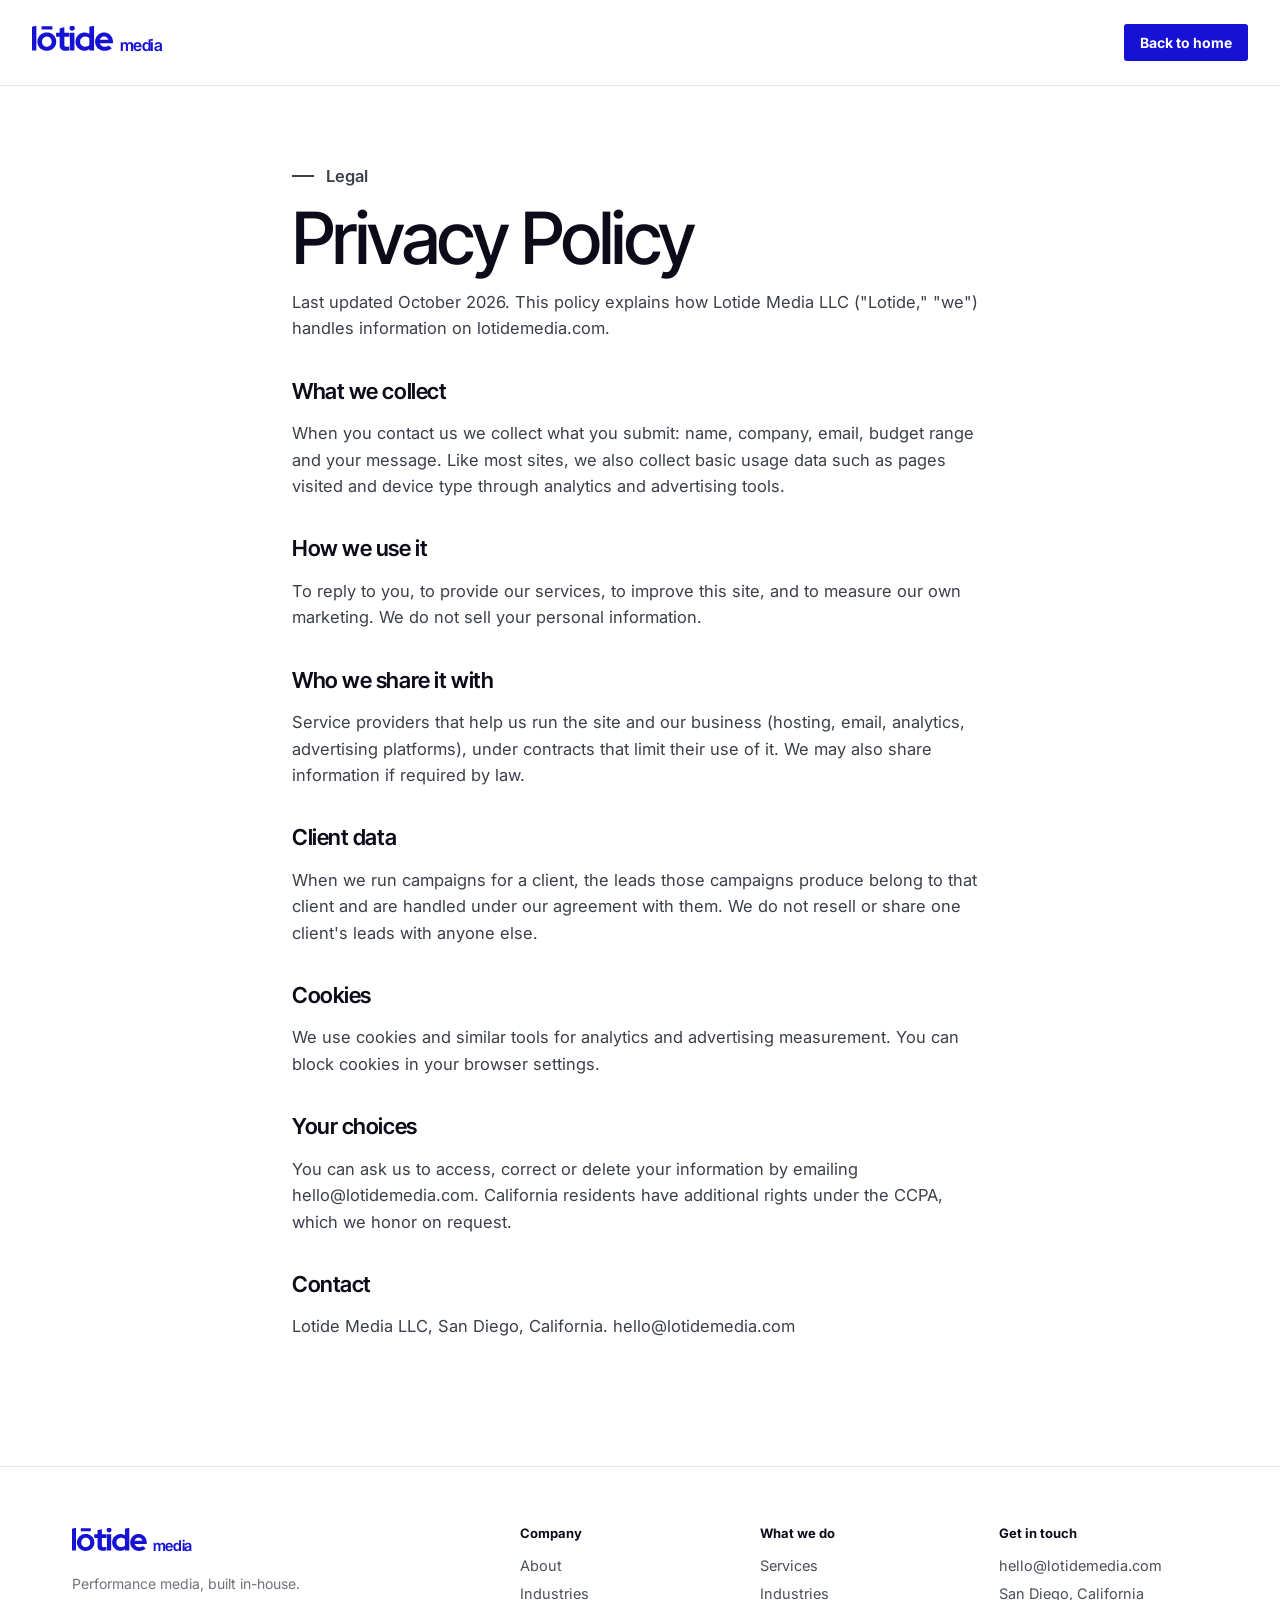
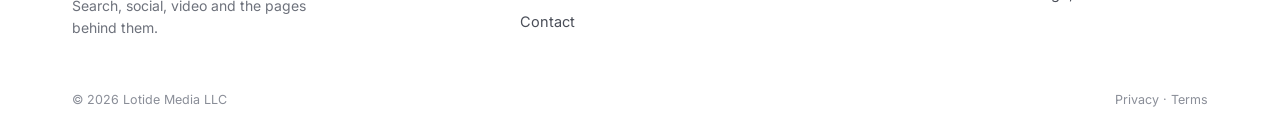
<file: privacy.html>
<!doctype html><html lang="en"><head><meta charset="utf-8">
<meta name="viewport" content="width=device-width, initial-scale=1">
<title>Privacy Policy: Lotide Media</title><meta name="description" content="How Lotide Media handles information.">
<link rel="canonical" href="https://lotidemedia.com/privacy"><link rel="icon" href="/favicon.svg" type="image/svg+xml">
<meta property="og:title" content="Privacy Policy: Lotide Media"><meta property="og:description" content="How Lotide Media handles information."><meta property="og:image" content="https://lotidemedia.com/og.png"><meta property="og:url" content="https://lotidemedia.com/privacy"><meta name="twitter:card" content="summary_large_image">
<meta name="theme-color" content="#1612D3">
<link rel="preconnect" href="https://fonts.googleapis.com"><link rel="preconnect" href="https://fonts.gstatic.com" crossorigin>
<link href="https://fonts.googleapis.com/css2?family=Inter+Tight:wght@300;400;500;600;700;800;900&family=Inter:wght@400;500;600&display=swap" rel="stylesheet">
<link rel="stylesheet" href="/styles.css">
<script type="application/ld+json">{"@context": "https://schema.org", "@type": "Organization", "name": "Lotide Media", "url": "https://lotidemedia.com", "logo": "https://lotidemedia.com/favicon.svg", "email": "hello@lotidemedia.com", "address": {"@type": "PostalAddress", "addressLocality": "San Diego", "addressRegion": "CA", "addressCountry": "US"}}</script>
</head><body>
<svg width="0" height="0" style="position:absolute" aria-hidden="true"><symbol id="lt" viewBox="18 22 2168 684"><path d="M397 696C383 695 380 695 370 691C366 690 359 689 356 688C352 687 346 686 344 684C341 683 336 681 333 680C329 680 325 678 323 676C321 675 317 673 314 672C310 671 307 669 306 668C304 667 301 665 298 664C295 662 292 661 292 660C291 659 289 658 287 657C284 656 281 653 279 652C277 650 274 648 272 646C261 639 240 620 232 608C229 605 226 600 223 597C221 594 218 590 217 589C216 587 214 584 212 581C211 579 208 574 207 572C206 570 204 566 203 564C201 561 200 559 200 558C200 557 199 554 197 550C195 547 193 541 192 538C191 534 189 528 188 525C186 522 185 516 184 511C183 506 182 497 180 490C178 479 178 475 178 456C178 438 178 434 180 423C182 416 183 407 184 402C185 397 186 391 188 387C190 383 191 378 192 375C193 372 195 367 197 363C198 360 200 356 200 355C200 354 201 352 203 349C204 347 206 343 207 341C208 339 211 335 212 333C214 331 215 328 215 327C216 326 217 324 219 322C220 320 222 317 224 315C238 296 256 277 275 264C277 262 280 260 282 258C283 257 285 256 286 256C286 256 289 254 292 252C294 250 298 248 299 248C301 247 304 245 306 244C309 242 312 240 314 240C317 239 321 238 323 236C325 234 330 233 332 232C335 231 340 230 344 228C347 226 353 225 356 224C360 223 367 222 371 220C383 217 393 216 426 216C458 216 471 217 482 220C485 222 492 223 496 224C500 225 506 226 509 228C512 229 517 231 520 232C522 233 527 234 530 236C532 237 536 239 538 240C541 241 544 242 546 244C547 245 551 247 553 248C559 251 570 258 574 261C576 263 578 264 578 264C579 264 584 269 591 274C604 286 620 303 625 310C629 316 632 321 636 326C638 328 640 331 640 333C641 334 643 337 644 339C646 341 647 345 648 347C649 349 651 354 653 356C655 359 656 362 656 363C656 365 658 369 659 373C661 376 664 383 664 388C665 393 667 398 667 399C675 414 676 494 668 513C667 516 665 522 664 526C663 530 662 536 660 539C659 542 657 547 656 550C655 552 654 556 652 558C651 560 649 563 648 566C647 568 645 572 644 574C642 576 641 579 641 580C640 581 638 584 637 586C635 589 633 592 632 593C627 602 597 635 588 641C586 642 584 644 584 644C584 645 574 651 566 656C564 657 561 659 560 660C559 661 556 663 552 665C549 667 546 668 546 669C545 669 543 671 540 672C537 672 532 674 530 676C528 678 523 680 519 680C516 681 511 683 509 684C506 686 501 687 497 688C493 689 486 690 482 691C479 693 472 694 468 695C458 696 412 697 397 696ZM1922 696C1909 696 1896 694 1889 692C1885 690 1879 689 1875 688C1871 687 1865 686 1861 684C1857 682 1852 681 1850 680C1848 679 1844 678 1842 676C1840 675 1835 673 1833 672C1830 671 1827 670 1825 669C1824 668 1821 666 1818 665C1816 664 1812 662 1810 661C1809 659 1806 657 1804 656C1801 655 1798 653 1797 651C1795 650 1792 648 1790 647C1772 634 1746 607 1736 589C1735 587 1733 584 1732 583C1731 582 1729 579 1727 576C1725 572 1723 568 1723 567C1718 560 1712 545 1711 541C1711 538 1709 535 1708 533C1707 531 1705 524 1704 519C1703 513 1701 505 1700 501C1697 491 1696 477 1696 456C1696 435 1697 422 1700 411C1701 407 1703 399 1704 393C1705 388 1707 382 1708 380C1709 378 1711 374 1711 370C1712 366 1714 361 1716 358C1718 356 1719 352 1720 350C1721 347 1723 344 1724 342C1726 339 1727 337 1727 336C1727 336 1729 333 1731 329C1733 326 1736 322 1737 320C1746 305 1768 281 1786 267C1788 265 1792 262 1794 260C1796 259 1799 257 1801 256C1803 255 1806 253 1808 251C1811 249 1813 248 1814 248C1814 248 1817 246 1820 245C1822 243 1826 241 1828 240C1831 239 1835 238 1837 236C1839 234 1844 232 1848 232C1851 231 1856 229 1859 228C1861 226 1868 224 1873 224C1878 223 1883 222 1884 221C1890 218 1901 217 1928 216C1959 216 1970 217 1983 221C1988 222 1994 224 1998 224C2002 225 2007 227 2010 228C2013 230 2018 231 2021 232C2023 233 2027 234 2029 236C2031 237 2034 239 2037 240C2039 241 2043 242 2044 244C2046 245 2049 247 2052 248C2059 252 2070 260 2079 268C2099 285 2121 310 2128 325C2129 327 2131 330 2132 331C2133 333 2135 336 2136 339C2137 342 2139 345 2140 347C2141 348 2143 352 2144 355C2145 358 2147 363 2148 366C2150 368 2151 373 2152 377C2153 381 2154 386 2156 388C2158 394 2159 399 2162 418C2162 424 2163 430 2164 430C2166 434 2168 489 2166 493C2165 495 2163 496 2162 497C2160 498 2106 498 1992 498C1843 498 1826 498 1825 500C1823 501 1823 502 1824 508C1825 511 1826 515 1828 517C1829 519 1831 522 1832 524C1833 527 1834 530 1836 532C1837 534 1839 537 1840 539C1843 543 1865 565 1869 568C1871 568 1874 570 1875 572C1876 573 1880 575 1882 576C1885 577 1889 579 1891 581C1893 582 1897 584 1900 584C1903 585 1909 587 1913 589C1919 591 1923 591 1938 592C1960 594 1983 592 1992 589C1995 588 2001 586 2004 585C2011 583 2031 574 2032 572C2033 572 2035 570 2038 568C2041 567 2045 564 2046 562C2049 560 2050 559 2053 559C2057 559 2058 560 2068 569C2074 574 2079 579 2080 580C2081 581 2086 586 2092 591C2099 597 2104 602 2105 603C2106 605 2121 618 2129 624C2131 626 2132 628 2132 629C2132 632 2122 641 2110 648C2108 649 2105 652 2104 653C2103 654 2100 656 2097 657C2095 658 2093 660 2092 660C2091 661 2088 663 2085 664C2082 665 2078 667 2077 669C2075 670 2072 671 2070 672C2067 673 2063 674 2060 676C2058 678 2053 680 2049 680C2046 681 2041 683 2039 684C2036 685 2030 687 2025 688C2019 689 2011 691 2006 692C1993 696 1957 698 1922 696ZM891 695C886 694 878 693 874 692C870 691 862 689 857 688C852 687 846 685 844 684C841 682 837 681 835 680C833 679 829 678 828 677C826 675 823 674 821 673C816 670 806 662 799 656C790 646 778 628 775 619C775 617 773 612 772 609C770 605 769 599 767 587C765 571 765 569 764 451C764 385 764 331 764 331C764 328 757 328 718 328C676 328 672 328 671 324C670 323 670 301 670 275C670 229 670 227 672 225C673 225 674 224 675 224C677 224 696 224 719 224C756 224 761 223 763 222C764 220 764 214 764 164L764 108L767 106C768 105 771 104 773 103C776 103 782 101 787 100C792 98 800 97 805 96C810 95 817 93 822 92C827 90 834 89 839 88C844 87 852 86 856 84C863 82 878 79 883 79C888 79 888 76 888 151C888 217 888 221 890 222C891 224 897 224 954 224C1008 224 1016 224 1018 226L1020 227L1020 275C1020 321 1020 323 1018 325L1016 328L953 328C894 328 890 328 889 330C888 331 888 352 888 441C888 541 889 552 890 556C897 572 898 573 903 578C907 582 911 583 920 587L930 590L954 590C976 590 978 590 988 588C995 586 1003 584 1006 583L1013 582L1015 584C1017 586 1017 589 1017 632L1017 678L1015 680C1012 684 1001 687 990 688C986 689 977 690 971 692C965 693 955 694 949 695C936 696 903 696 891 695ZM1390 694C1389 694 1382 693 1374 691C1367 689 1359 688 1356 688C1354 687 1349 686 1345 684C1341 682 1336 681 1334 680C1331 679 1326 677 1323 676C1319 674 1315 672 1314 672C1312 671 1309 669 1306 668C1303 666 1300 664 1300 664C1299 664 1296 662 1294 661C1291 659 1288 657 1287 657C1286 656 1283 654 1281 652C1278 650 1274 647 1271 644C1254 631 1233 609 1224 596C1223 595 1221 592 1220 590C1218 588 1216 585 1216 583C1215 581 1213 578 1212 576C1210 575 1208 571 1207 568C1206 565 1204 562 1203 561C1203 560 1201 557 1200 553C1199 550 1197 544 1195 542C1194 540 1192 535 1192 531C1191 527 1189 521 1188 517C1186 514 1185 508 1185 504C1184 500 1183 493 1182 486C1180 474 1180 438 1182 428C1182 425 1183 418 1184 412C1185 405 1186 398 1188 394C1189 390 1191 385 1192 381C1192 377 1194 372 1196 370C1197 367 1199 362 1200 360C1201 357 1202 353 1203 352C1205 350 1207 346 1208 343C1209 340 1211 336 1212 336C1213 335 1214 332 1216 329C1217 327 1219 324 1219 323C1220 322 1222 320 1223 319C1224 315 1226 313 1238 299C1253 282 1276 261 1289 255C1291 254 1293 253 1294 252C1294 251 1297 250 1300 248C1303 247 1306 245 1308 244C1309 243 1313 241 1316 240C1319 239 1323 237 1325 236C1327 235 1331 233 1335 232C1339 231 1344 229 1347 228C1349 227 1356 225 1362 224C1368 223 1378 221 1384 220C1391 218 1398 218 1415 217C1437 217 1448 218 1461 221C1465 222 1472 223 1476 224C1481 225 1487 226 1490 228C1493 229 1498 231 1501 232C1505 232 1510 234 1514 236C1517 238 1522 240 1525 241C1528 243 1532 245 1534 247C1538 249 1542 250 1544 248C1545 247 1545 226 1545 158C1545 99 1545 68 1546 67C1547 66 1549 64 1553 63C1556 63 1562 61 1566 60C1570 58 1578 57 1582 56C1587 55 1596 54 1602 52C1607 50 1615 49 1620 48C1624 47 1632 46 1637 44C1653 39 1667 38 1669 42C1670 42 1670 187 1670 364L1670 684L1668 686C1666 688 1662 688 1609 688C1558 688 1551 688 1549 686C1547 685 1547 684 1547 672C1547 661 1547 658 1546 657C1543 655 1539 657 1536 660C1534 662 1531 664 1529 664C1527 665 1524 667 1522 668C1520 670 1517 671 1515 672C1513 673 1509 674 1507 676C1505 678 1500 680 1496 681C1492 681 1488 683 1486 684C1484 685 1478 687 1473 688C1467 689 1459 691 1454 692C1447 694 1444 694 1420 695C1405 695 1391 695 1390 694ZM35 688C33 688 31 687 31 686C30 686 30 563 30 376C30 82 30 67 32 66C34 63 55 58 66 56C71 55 79 54 84 52C89 51 98 49 102 48C107 47 116 46 121 44C130 41 142 39 147 39C149 39 150 40 151 40C152 41 152 126 152 364C152 633 152 686 151 687C150 688 139 688 94 688C63 688 37 688 35 688ZM1035 688C1034 687 1033 687 1033 686C1032 686 1032 582 1032 456C1032 265 1032 226 1033 225C1035 224 1045 224 1149 224C1150 224 1151 225 1152 225C1154 226 1154 241 1154 456C1154 671 1154 686 1152 687C1151 687 1150 688 1149 688C1065 688 1037 688 1035 688ZM452 587C459 585 466 584 468 583C470 583 473 582 475 580C477 579 481 577 483 576C486 576 489 574 491 572C493 571 496 569 498 568C502 565 524 544 529 537C537 524 543 513 547 498C551 488 551 485 552 471C554 449 552 427 548 417C547 413 545 407 544 404C543 402 542 398 540 396C539 394 537 390 536 387C534 384 533 381 532 380C531 379 529 377 528 375C525 370 503 348 498 345C496 344 493 342 491 340C489 338 485 337 483 336C481 335 478 334 476 332C474 331 468 329 462 327C456 326 449 324 445 324C441 323 433 322 426 322C416 322 412 322 401 325C394 327 387 328 384 329C382 330 378 331 377 332C376 333 372 335 369 336C366 337 362 339 361 340C360 341 358 343 356 344C352 346 331 366 325 374C323 377 321 380 320 381C319 383 318 386 316 388C314 390 313 394 312 396C311 398 310 402 308 404C307 407 305 413 302 426C298 449 298 462 302 482C305 501 306 504 308 508C310 511 312 515 312 518C313 521 315 523 316 524C316 525 318 527 319 529C321 534 322 535 333 548C339 555 347 561 357 569C364 574 384 584 387 584C388 584 393 585 398 587C416 592 432 592 452 587ZM1464 586C1471 585 1479 584 1481 583C1483 583 1488 582 1491 580C1494 579 1499 577 1502 576C1505 575 1508 573 1509 572C1510 571 1513 570 1516 568C1522 565 1533 558 1542 549C1543 548 1544 546 1544 544C1545 542 1545 501 1545 452L1544 364L1540 360C1533 354 1520 344 1519 344C1518 344 1515 343 1513 341C1510 339 1505 337 1501 336C1497 334 1493 332 1492 331C1490 331 1480 328 1469 326C1450 322 1449 322 1433 322C1422 323 1415 323 1411 324C1408 325 1402 327 1397 328C1392 328 1386 330 1384 332C1381 333 1377 335 1374 336C1372 337 1369 338 1367 340C1365 341 1362 344 1360 344C1353 348 1333 367 1328 374C1327 377 1324 380 1323 382C1321 384 1320 386 1320 386C1320 387 1318 390 1316 393C1315 396 1312 400 1312 402C1311 405 1310 410 1308 414C1304 423 1303 434 1303 456C1303 478 1304 489 1308 497C1310 501 1311 506 1312 508C1313 510 1314 514 1316 516C1317 518 1319 522 1321 525C1329 540 1349 560 1363 568C1365 569 1367 571 1369 572C1370 573 1373 575 1376 576C1380 577 1384 579 1385 580C1387 581 1390 582 1392 583C1398 584 1423 589 1428 589C1436 590 1451 589 1464 586ZM2038 408C2040 407 2041 406 2042 405C2043 403 2039 391 2036 388C2035 386 2033 383 2032 381C2032 379 2030 375 2028 373C2027 371 2024 368 2023 365C2019 359 2000 341 1994 337C1992 336 1988 334 1987 332C1985 331 1983 330 1981 329C1979 328 1975 327 1971 325C1967 323 1962 322 1960 321C1948 318 1917 318 1904 321C1901 322 1896 323 1893 325C1889 326 1885 328 1884 328C1882 329 1879 330 1877 332C1875 333 1872 336 1869 337C1864 339 1843 361 1840 365C1839 367 1837 370 1836 372C1834 374 1833 377 1832 379C1831 381 1830 384 1828 386C1825 391 1822 403 1823 405C1823 406 1824 408 1825 408C1828 409 2035 409 2038 408ZM1077 168C1072 167 1069 166 1066 165C1064 163 1060 161 1058 160C1049 156 1036 143 1032 134C1031 132 1029 128 1027 126C1024 121 1022 104 1024 89C1025 80 1025 78 1029 70C1038 53 1047 44 1068 33C1069 33 1075 32 1081 31C1094 29 1113 31 1118 34C1120 35 1124 37 1127 39C1133 42 1138 46 1147 55C1150 59 1152 62 1158 74C1161 80 1163 98 1161 111C1160 122 1159 123 1153 134C1147 145 1135 157 1126 161C1123 162 1120 164 1118 165C1113 169 1094 170 1077 168ZM290 134C287 132 287 129 287 93L287 57L289 54L292 52L427 52C513 52 564 52 566 53C568 54 571 55 572 56C573 58 574 60 574 92C574 111 573 128 573 129C571 135 579 135 429 135C353 135 291 135 290 134Z"/></symbol></svg>
<div class="simple-top"><a href="/"><span class="lockup" style="color:#1612D3;font-size:26px" role="img" aria-label="lōtide media"><svg viewBox="18 22 2168 684"><use href="#lt"/></svg><span>media</span></span></a><a class="btn b-b" href="/" style="padding:10px 16px;font-size:14px">Back to home</a></div><section class="legal"><p class="eyebrow">Legal</p><h1>Privacy Policy</h1><p>Last updated October 2026. This policy explains how Lotide Media LLC ("Lotide," "we") handles information on lotidemedia.com.</p>
<h2>What we collect</h2><p>When you contact us we collect what you submit: name, company, email, budget range and your message. Like most sites, we also collect basic usage data such as pages visited and device type through analytics and advertising tools.</p>
<h2>How we use it</h2><p>To reply to you, to provide our services, to improve this site, and to measure our own marketing. We do not sell your personal information.</p>
<h2>Who we share it with</h2><p>Service providers that help us run the site and our business (hosting, email, analytics, advertising platforms), under contracts that limit their use of it. We may also share information if required by law.</p>
<h2>Client data</h2><p>When we run campaigns for a client, the leads those campaigns produce belong to that client and are handled under our agreement with them. We do not resell or share one client's leads with anyone else.</p>
<h2>Cookies</h2><p>We use cookies and similar tools for analytics and advertising measurement. You can block cookies in your browser settings.</p>
<h2>Your choices</h2><p>You can ask us to access, correct or delete your information by emailing hello@lotidemedia.com. California residents have additional rights under the CCPA, which we honor on request.</p>
<h2>Contact</h2><p>Lotide Media LLC, San Diego, California. hello@lotidemedia.com</p></section><footer class="ft"><div class="fw"><div><a href="/"><span class="lockup" style="color:#1612D3;font-size:24px" role="img" aria-label="lōtide media"><svg viewBox="18 22 2168 684"><use href="#lt"/></svg><span>media</span></span></a><p>Performance media, built in-house. Search, social, video and the pages behind them.</p></div>
<div><b>Company</b><a href="/about">About</a><a href="/industries">Industries</a><a href="/contact">Contact</a></div>
<div><b>What we do</b><a href="/services">Services</a><a href="/industries">Industries</a></div>
<div><b>Get in touch</b><a href="mailto:hello@lotidemedia.com">hello@lotidemedia.com</a><a>San Diego, California</a></div></div>
<div class="fine"><span>© 2026 Lotide Media LLC</span><span><a href="/privacy">Privacy</a>  ·  <a href="/terms">Terms</a></span></div></footer></body></html>
</file>
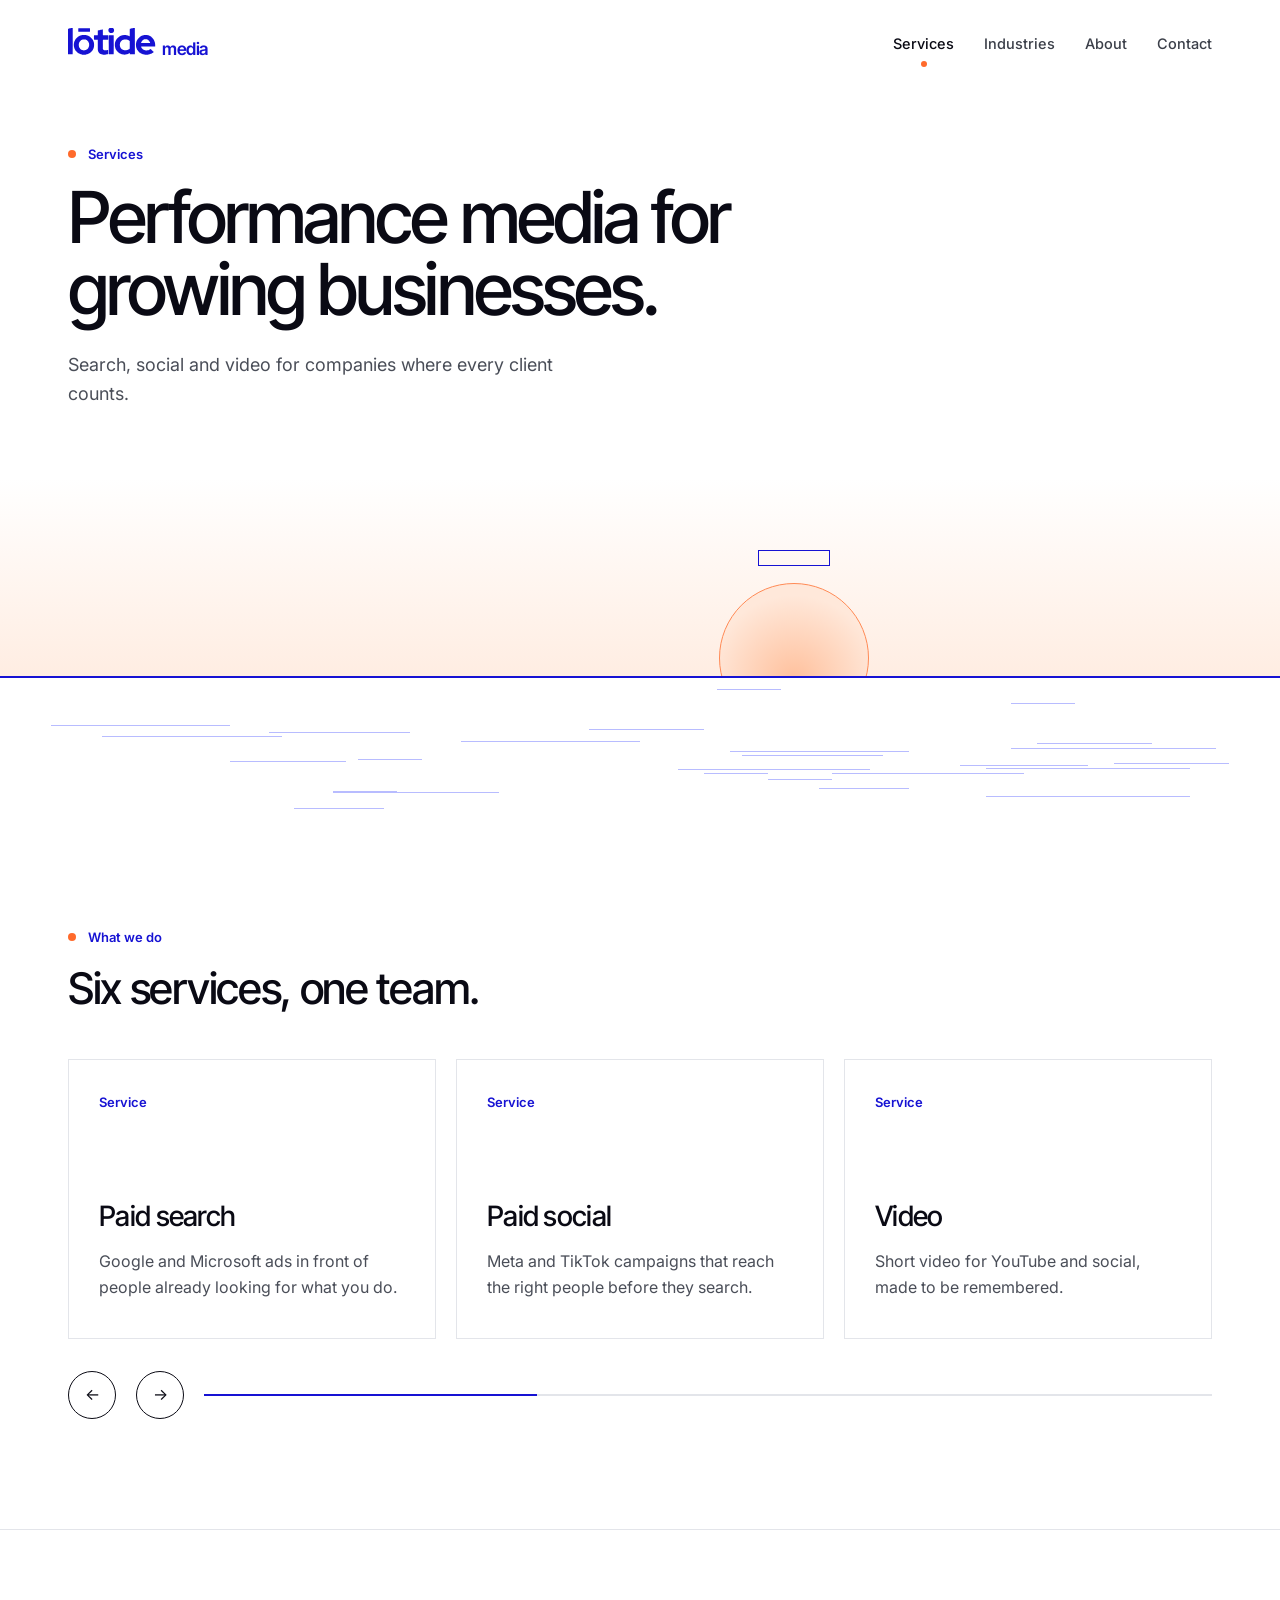
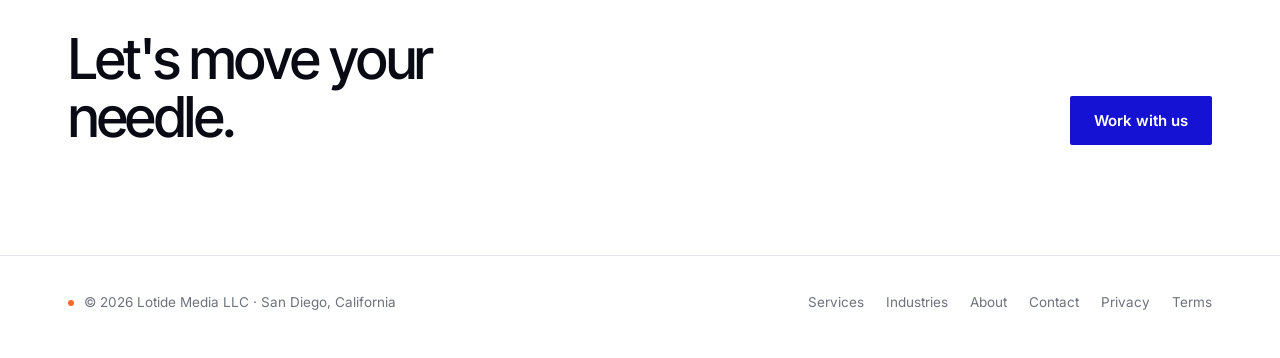
<file: services.html>
<!doctype html><html lang="en"><head><meta charset="utf-8">
<meta name="viewport" content="width=device-width, initial-scale=1">
<title>Services: Lotide Media</title><meta name="description" content="Search, social, video, landing pages, call tracking and reporting from Lotide Media.">
<link rel="canonical" href="https://lotidemedia.com/services"><link rel="icon" href="/favicon.svg" type="image/svg+xml">
<meta property="og:title" content="Services: Lotide Media"><meta property="og:description" content="Search, social, video, landing pages, call tracking and reporting from Lotide Media."><meta property="og:image" content="https://lotidemedia.com/og.png"><meta property="og:url" content="https://lotidemedia.com/services"><meta name="twitter:card" content="summary_large_image">
<meta name="theme-color" content="#1612D3">
<link rel="preconnect" href="https://fonts.googleapis.com"><link rel="preconnect" href="https://fonts.gstatic.com" crossorigin>
<link href="https://fonts.googleapis.com/css2?family=Inter+Tight:wght@300;400;500;600;700;800;900&family=Inter:wght@400;500;600&display=swap" rel="stylesheet">
<style>
:root{--blue:#1612D3;--sig:#5C6BFF;--lav:#B8BCFF;--pale:#F1F2FF;--ink:#0A0A14;--steel:#6E727C;--body2:#4A4E58;--line:#E3E5EA;--mist:#F5F6F8;
--disp:"Inter Tight",Inter,system-ui,sans-serif;--sans:Inter,system-ui,sans-serif}
*{box-sizing:border-box}html{-webkit-text-size-adjust:100%;scroll-behavior:smooth}
body{margin:0;background:#fff;color:var(--ink);font:400 16px/1.6 var(--sans);-webkit-font-smoothing:antialiased}
a{color:inherit}button,input,select,textarea{font:inherit;color:inherit}
.wrap{max-width:1240px;margin:0 auto;padding:0 48px}
.lockup{display:inline-flex;align-items:baseline;gap:.2em;line-height:1;color:var(--blue);font-size:28px;text-decoration:none}
.lockup svg{height:1em;width:auto;display:block;fill:currentColor}
.lockup span{font:600 .62em/1 var(--disp);letter-spacing:-.03em;position:relative;top:-.075em}
.nav{display:flex;align-items:center;justify-content:space-between;padding:28px 0;gap:20px}
.nav ul{display:flex;gap:30px;list-style:none;margin:0;padding:0;font:500 14.5px var(--sans);color:#3B3F49}
.nav a{text-decoration:none;transition:color .2s}.nav a:hover{color:var(--blue)}
.nav a[aria-current]{color:var(--blue);box-shadow:inset 0 -1.5px 0 var(--blue);padding-bottom:4px}
h1,h2,h3{font-family:var(--disp);margin:0;font-weight:500}
.h1{font-size:clamp(46px,5.6vw,88px);line-height:1;letter-spacing:-.04em}
.h2{font-size:clamp(30px,3.4vw,48px);line-height:1.06;letter-spacing:-.03em;max-width:20ch}
.eyebrow{font:600 13px var(--sans);color:var(--blue);display:flex;align-items:center;gap:12px;margin:0 0 20px}
.eyebrow:before{content:"";width:22px;height:1.5px;background:currentColor}
.lead{font-size:18px;line-height:1.65;color:var(--body2);max-width:48ch;margin:24px 0 0}
.btn{display:inline-block;font:600 15px var(--sans);padding:15px 24px;text-decoration:none;border:0;cursor:pointer;border-radius:2px;transition:background .2s,transform .2s}
.b-b{background:var(--blue);color:#fff}.b-b:hover{background:#0F0CA8}
.b-l{color:var(--blue);box-shadow:inset 0 -1.5px 0 var(--blue);padding:4px 0;margin-left:24px;border-radius:0}
.sec{padding:110px 0}.rule{border-top:1px solid var(--line)}.mistb{background:var(--mist)}
[data-view]{animation:fade .5s ease both}@keyframes fade{from{opacity:0;transform:translateY(6px)}to{opacity:1;transform:none}}
[hidden]{display:none!important}
.vals{display:grid;grid-template-columns:repeat(4,1fr);gap:36px;margin-top:56px}
.vals div{border-top:1.5px solid var(--blue);padding-top:18px}.vals b{display:block;font:500 20px/1.25 var(--disp);letter-spacing:-.015em;margin-bottom:6px}.vals p{margin:0;color:var(--body2);font-size:15.5px}
.mission{font:400 clamp(28px,3.4vw,48px)/1.2 var(--disp);letter-spacing:-.03em;max-width:24ch;margin:0}
.mission em{font-style:normal;color:var(--blue)}
/* form */
.form{display:grid;grid-template-columns:1fr 1fr;gap:18px 20px}
.form label{display:flex;flex-direction:column;gap:7px;font:600 13px var(--sans);color:var(--ink)}
.form .full{grid-column:1/-1}
.form input,.form select,.form textarea{border:0;border-bottom:1px solid #C9CCD6;background:transparent;padding:10px 0;font-size:16px;font-weight:400;outline:0;border-radius:0;transition:border-color .2s}
.form textarea{min-height:96px;resize:vertical}
.form input:focus,.form select:focus,.form textarea:focus{border-bottom-color:var(--blue);box-shadow:0 1px 0 var(--blue)}
.form .err{font:500 12.5px var(--sans);color:#C0262D;min-height:0}
.form .bad input,.form .bad select{border-bottom-color:#C0262D}
.form .send{grid-column:1/-1;display:flex;align-items:center;gap:18px;margin-top:8px}
.form .send small{color:var(--steel);font-size:13px}
.done{border-top:1.5px solid var(--blue);padding-top:22px}.done h3{font-size:30px;letter-spacing:-.03em;margin-bottom:8px}.done p{color:var(--body2);margin:0}
.cform{display:grid;grid-template-columns:.8fr 1.2fr;gap:80px;align-items:start}
.cform .meta p{margin:0 0 6px;color:var(--body2)}.cform .meta a{color:var(--blue);text-decoration:none;font-weight:600}
.ft{border-top:1px solid var(--line);padding:36px 0 44px;font-size:13.5px;color:var(--steel)}
.ft .wrap{display:flex;justify-content:space-between;gap:20px;flex-wrap:wrap;align-items:center}
.ft nav{display:flex;gap:22px}.ft a{text-decoration:none}.ft a:hover{color:var(--blue)}
.tag{position:fixed;right:16px;bottom:16px;z-index:9;background:var(--ink);color:#fff;font:600 12px var(--sans);padding:8px 12px;border-radius:2px}
:focus-visible{outline:2px solid var(--blue);outline-offset:3px}
@media(prefers-reduced-motion:reduce){*{animation:none!important;transition:none!important}}
@media(max-width:900px){.wrap{padding:0 16px}.nav{flex-wrap:wrap;padding:20px 0}.nav ul{gap:20px;font-size:14px;width:100%;overflow-x:auto}
.sec{padding:76px 0}.vals,.cform,.form{grid-template-columns:1fr}.cform{gap:40px}.b-l{margin-left:18px}}

.chips{display:flex;flex-wrap:wrap;gap:8px;margin-top:16px}.chips span{font:500 13px var(--sans);color:var(--blue);background:#fff;padding:6px 11px;border-radius:2px}
.hz{padding-top:60px}.hz h1{max-width:16ch}
.sky{position:relative;height:340px;margin-top:70px;overflow:hidden;background:linear-gradient(#fff 0%,#F3F4FF 58%,#fff 58.2%)}
.sky .hl{position:absolute;left:0;right:0;top:58%;height:1.5px;background:var(--blue);z-index:3}
.sky .sun{position:absolute;left:62%;width:150px;height:150px;border-radius:50%;border:1.5px solid var(--blue);top:58%;transform:translate(-50%,-62%);background:#fff;animation:rise 2.4s cubic-bezier(.3,.1,.2,1) both}
.sky .sun:before{content:"";position:absolute;left:50%;top:-34px;width:70px;height:14px;border:1.5px solid var(--blue);transform:translateX(-50%)}
@keyframes rise{from{transform:translate(-50%,10%)}}
.sky .sea{position:absolute;left:0;right:0;top:58%;bottom:0;background:#fff;z-index:2}
.sky .sea i{position:absolute;height:1px;background:var(--lav);left:var(--l);width:var(--w);top:var(--t);animation:shim 6s ease-in-out infinite alternate}
@keyframes shim{to{transform:translateX(24px);opacity:.4}}
.car .tr{display:flex;gap:20px;overflow-x:auto;scroll-snap-type:x mandatory;scrollbar-width:none;padding-bottom:4px}.car .tr::-webkit-scrollbar{display:none}
.car .cd{flex:0 0 calc((100% - 40px)/3);scroll-snap-align:start;border:1px solid var(--line);padding:34px 30px 38px;min-height:280px;display:flex;flex-direction:column;justify-content:space-between;transition:border-color .3s,background .3s}
.car .cd:hover{border-color:var(--blue);background:var(--pale)}
.car .cd h3{font-size:28px;letter-spacing:-.025em}.car .cd p{margin:10px 0 0;color:var(--body2);font-size:16px}
.car .cd small{font:600 13px var(--sans);color:var(--blue)}
.car .ctl{display:flex;align-items:center;gap:20px;margin-top:28px}
.car .ctl button{all:unset;cursor:pointer;width:46px;height:46px;border:1px solid var(--ink);display:grid;place-items:center;border-radius:50%;transition:all .2s}
.car .ctl button:hover{background:var(--blue);border-color:var(--blue);color:#fff}
.car .bar{flex:1;height:1.5px;background:var(--line);position:relative}.car .bar i{position:absolute;left:0;top:0;bottom:0;background:var(--blue);width:33%;transition:left .3s}
.sw{display:grid;grid-template-columns:1fr 1fr;gap:80px;align-items:start}
.sw ul{list-style:none;margin:0;padding:0;border-top:1px solid var(--ink)}
.sw li{padding:20px 0;border-bottom:1px solid var(--line);font:400 clamp(22px,2.4vw,32px) var(--disp);letter-spacing:-.025em;color:#A3A7B2;cursor:pointer;transition:color .2s,padding .3s}
.sw li.on,.sw li:hover{color:var(--ink)}.sw li.on{padding-left:14px;box-shadow:inset 2px 0 0 var(--blue)}
.sw .st{position:sticky;top:40px;padding:36px 40px 40px;background:var(--pale);text-align:center}
.sw .st svg{width:100%;max-width:340px;display:block;margin:0 auto 10px}
.ih .rw svg circle{fill:none;stroke:#C4C8FF;stroke-width:1.5;transition:all .4s}.ih .rw svg circle:first-of-type{fill:#fff}.ih .rw svg circle.on{stroke:var(--blue);stroke-width:3}
.sw .st small{font:600 13px var(--sans);color:var(--blue)}.sw .st h3{font-size:clamp(26px,2.6vw,38px);letter-spacing:-.03em;margin:8px 0 10px}.sw .st p{margin:0;color:var(--body2);font-size:17px}.sw .st .chips{justify-content:center}
.nm{display:grid;grid-template-columns:1fr 1fr;gap:70px;align-items:center}
.nm .map{position:relative;aspect-ratio:4/3;overflow:hidden;border:1px solid var(--line);background:#fff}
.nm .map svg{position:absolute;left:-10%;top:-10%;width:120%;height:120%;transition:transform .6s cubic-bezier(.2,.7,.2,1)}
.nm .map span{position:absolute;right:16px;bottom:12px;font:500 12px var(--sans);color:var(--steel)}
.end{padding:100px 0 110px;border-top:1px solid var(--line)}
.end .wrap{display:flex;justify-content:space-between;align-items:end;gap:30px;flex-wrap:wrap}
.end h2{font-size:clamp(36px,4.4vw,64px);line-height:1.02;letter-spacing:-.04em;max-width:14ch}
.hp{position:absolute;left:-9999px}
.fa{display:grid;grid-template-columns:1.15fr .85fr;gap:90px;align-items:start;padding-top:50px;padding-bottom:120px}
.fa .form{margin-top:48px}
.oz{position:sticky;top:40px;background:var(--pale);aspect-ratio:4/5;display:flex;flex-direction:column;justify-content:space-between;padding:32px}
.oz svg{width:62%;margin:30px auto 0;display:block;overflow:visible}
.oz .trk{fill:none;stroke:#D5D8FF;stroke-width:30}
.oz .fil{fill:none;stroke:var(--blue);stroke-width:30;transform:rotate(-90deg);transform-origin:250px 410px;transition:stroke-dashoffset .7s cubic-bezier(.3,.1,.2,1)}
.oz .bar{fill:var(--blue);transform-origin:250px 42px;transform:scaleX(0);transition:transform .6s cubic-bezier(.3,.1,.2,1) .2s}
.oz.full .bar{transform:scaleX(1)}
.oz p{margin:0;font:500 13.5px/1.5 var(--sans);color:var(--blue);display:flex;justify-content:space-between;align-items:baseline}
.oz p b{font:400 30px var(--disp);letter-spacing:-.03em}
@media(max-width:900px){.fa{grid-template-columns:1fr;gap:40px;padding-top:30px}.oz{position:static;aspect-ratio:auto;padding:24px;order:-1}.oz svg{width:34%;margin:0 auto 16px}}

/* industries: pale split with rings */
.ihw{background:var(--pale)}
.ih{display:grid;grid-template-columns:1fr 1fr;gap:70px;align-items:center;padding-top:40px;padding-bottom:120px}
.ih ul{list-style:none;margin:44px 0 0;padding:0;border-top:1px solid var(--ink)}
.ih li{padding:18px 0;border-bottom:1px solid #D6D9F5;font:400 clamp(21px,2.2vw,28px) var(--disp);letter-spacing:-.025em;color:#8E92B8;cursor:pointer;transition:color .2s,padding .3s;display:flex;align-items:center;gap:14px}
.ih li:before{content:"";width:10px;height:10px;border-radius:50%;border:1.5px solid currentColor;flex:none;transition:all .2s}
.ih li.on,.ih li:hover{color:var(--ink)}.ih li.on{padding-left:8px}.ih li.on:before{background:var(--blue);border-color:var(--blue)}
.ih .rv{text-align:center}
.ih .rw{position:relative;max-width:460px;margin:0 auto}
.ih .rw .rip{position:absolute;inset:0;border-radius:50%;border:1px solid var(--lav);animation:rip 6s ease-out infinite;opacity:0}
.ih .rw .rip:nth-child(2){animation-delay:2s}.ih .rw .rip:nth-child(3){animation-delay:4s}
@keyframes rip{0%{transform:scale(.3);opacity:0}15%{opacity:1}100%{transform:scale(1);opacity:0}}
.ih .rw svg{position:relative;width:100%;display:block}
.ih .rw svg circle{fill:none;stroke:#C4C8FF;stroke-width:1.5;transition:all .45s}.ih .rw svg circle:first-of-type{fill:#fff}.ih .rw svg circle.on{stroke:var(--blue);stroke-width:3}
.ih .rv small{font:600 13px var(--sans);color:var(--blue)}.ih .rv h3{font-size:clamp(26px,2.6vw,36px);letter-spacing:-.03em;margin:8px 0 8px}.ih .rv p{margin:0;color:var(--body2);font-size:17px}.ih .rv .chips{justify-content:center}
/* about: contour hero */
.ch3{position:relative;overflow:hidden;border-bottom:1px solid var(--line)}
.ch3 svg.bg{position:absolute;right:-330px;top:0;width:1300px;height:620px;transition:transform .6s cubic-bezier(.2,.7,.2,1)}
.ch3 .in{position:relative;padding-top:80px;padding-bottom:140px}.ch3 h1{max-width:13ch}.ch3 .lead{background:rgba(255,255,255,.86)}
.ch3 .coord{position:absolute;right:48px;bottom:28px;font:500 12px var(--sans);color:var(--steel)}
.msn{background:var(--ink);color:#fff}.msn .eyebrow{color:var(--lav)}.msn .mission{color:#fff}
.nmo{display:grid;grid-template-columns:1fr 280px;gap:90px;align-items:center}
.nmo svg{width:100%;color:var(--blue)}.nmo svg *{stroke-dasharray:1800;stroke-dashoffset:1800;animation:draw 2.8s ease .2s forwards}
@keyframes draw{to{stroke-dashoffset:0}}
/* contact: tideline */
.th{padding-top:70px}.th h1{max-width:15ch}
.tl{margin:64px 0 0;height:90px;overflow:hidden}.tl svg{width:100%;height:90px;display:block}
.tl .ln{fill:none;stroke:var(--blue);stroke-width:1.5;stroke-dasharray:2600;stroke-dashoffset:2600;animation:draw 2.4s cubic-bezier(.4,0,.2,1) .2s forwards}
.cbox{background:var(--mist);padding:36px 36px 40px}
@media(max-width:900px){.ih{grid-template-columns:1fr;gap:44px;padding-top:24px;padding-bottom:80px}.ih .rw{max-width:300px}.ch3 .in{padding-top:50px;padding-bottom:100px}.ch3 svg.bg{right:-760px;opacity:.75}.ch3 .coord{right:16px}.nmo{grid-template-columns:1fr;gap:40px}.nmo svg{width:150px}.th{padding-top:36px}.tl{margin-top:44px}.cbox{padding:24px 18px}}

.ft .fl{display:flex;gap:22px;flex-wrap:wrap}
@media(max-width:900px){.sky{height:240px;margin-top:44px}.sky .sun{width:96px;height:96px}.sky .sun:before{width:46px;height:10px;top:-24px}.car .cd{flex-basis:84%}.sw,.nm{grid-template-columns:1fr;gap:30px}.sw .st{position:static}.hz{padding-top:36px}.end{padding:70px 0 80px}}
</style>
<script type="application/ld+json">{"@context": "https://schema.org", "@type": "Organization", "name": "Lotide Media", "url": "https://lotidemedia.com", "logo": "https://lotidemedia.com/favicon.svg", "email": "hello@lotidemedia.com", "address": {"@type": "PostalAddress", "addressLocality": "San Diego", "addressRegion": "CA", "addressCountry": "US"}}</script>
<style>.eyebrow:before{width:8px;height:8px;border-radius:50%;background:#FF6A2B}
.nav a[aria-current]{box-shadow:none;position:relative;color:var(--ink)}.nav a[aria-current]:after{content:"";position:absolute;left:50%;bottom:-11px;width:6px;height:6px;border-radius:50%;background:#FF6A2B;transform:translateX(-50%)}
.sky .sun{border-color:#FF6A2B;background:#FFF5EF}.oz p b{color:#FF6A2B}.ft span:before{content:"";display:inline-block;width:6px;height:6px;border-radius:50%;background:#FF6A2B;margin-right:10px;vertical-align:middle}.sky{background:linear-gradient(#fff 0%,#FFEDE2 58%,#fff 58.2%)!important}.sky .sun{background:radial-gradient(circle at 50% 65%,#FFC09C,#FFE8DA 70%)!important;border-color:#FF8A55!important}.car .cd:hover{background:#FFF6F0;border-color:#FF6A2B}</style></head><body>
<svg width="0" height="0" style="position:absolute" aria-hidden="true"><symbol id="lt" viewBox="18 22 2168 684"><path d="M397 696C383 695 380 695 370 691C366 690 359 689 356 688C352 687 346 686 344 684C341 683 336 681 333 680C329 680 325 678 323 676C321 675 317 673 314 672C310 671 307 669 306 668C304 667 301 665 298 664C295 662 292 661 292 660C291 659 289 658 287 657C284 656 281 653 279 652C277 650 274 648 272 646C261 639 240 620 232 608C229 605 226 600 223 597C221 594 218 590 217 589C216 587 214 584 212 581C211 579 208 574 207 572C206 570 204 566 203 564C201 561 200 559 200 558C200 557 199 554 197 550C195 547 193 541 192 538C191 534 189 528 188 525C186 522 185 516 184 511C183 506 182 497 180 490C178 479 178 475 178 456C178 438 178 434 180 423C182 416 183 407 184 402C185 397 186 391 188 387C190 383 191 378 192 375C193 372 195 367 197 363C198 360 200 356 200 355C200 354 201 352 203 349C204 347 206 343 207 341C208 339 211 335 212 333C214 331 215 328 215 327C216 326 217 324 219 322C220 320 222 317 224 315C238 296 256 277 275 264C277 262 280 260 282 258C283 257 285 256 286 256C286 256 289 254 292 252C294 250 298 248 299 248C301 247 304 245 306 244C309 242 312 240 314 240C317 239 321 238 323 236C325 234 330 233 332 232C335 231 340 230 344 228C347 226 353 225 356 224C360 223 367 222 371 220C383 217 393 216 426 216C458 216 471 217 482 220C485 222 492 223 496 224C500 225 506 226 509 228C512 229 517 231 520 232C522 233 527 234 530 236C532 237 536 239 538 240C541 241 544 242 546 244C547 245 551 247 553 248C559 251 570 258 574 261C576 263 578 264 578 264C579 264 584 269 591 274C604 286 620 303 625 310C629 316 632 321 636 326C638 328 640 331 640 333C641 334 643 337 644 339C646 341 647 345 648 347C649 349 651 354 653 356C655 359 656 362 656 363C656 365 658 369 659 373C661 376 664 383 664 388C665 393 667 398 667 399C675 414 676 494 668 513C667 516 665 522 664 526C663 530 662 536 660 539C659 542 657 547 656 550C655 552 654 556 652 558C651 560 649 563 648 566C647 568 645 572 644 574C642 576 641 579 641 580C640 581 638 584 637 586C635 589 633 592 632 593C627 602 597 635 588 641C586 642 584 644 584 644C584 645 574 651 566 656C564 657 561 659 560 660C559 661 556 663 552 665C549 667 546 668 546 669C545 669 543 671 540 672C537 672 532 674 530 676C528 678 523 680 519 680C516 681 511 683 509 684C506 686 501 687 497 688C493 689 486 690 482 691C479 693 472 694 468 695C458 696 412 697 397 696ZM1922 696C1909 696 1896 694 1889 692C1885 690 1879 689 1875 688C1871 687 1865 686 1861 684C1857 682 1852 681 1850 680C1848 679 1844 678 1842 676C1840 675 1835 673 1833 672C1830 671 1827 670 1825 669C1824 668 1821 666 1818 665C1816 664 1812 662 1810 661C1809 659 1806 657 1804 656C1801 655 1798 653 1797 651C1795 650 1792 648 1790 647C1772 634 1746 607 1736 589C1735 587 1733 584 1732 583C1731 582 1729 579 1727 576C1725 572 1723 568 1723 567C1718 560 1712 545 1711 541C1711 538 1709 535 1708 533C1707 531 1705 524 1704 519C1703 513 1701 505 1700 501C1697 491 1696 477 1696 456C1696 435 1697 422 1700 411C1701 407 1703 399 1704 393C1705 388 1707 382 1708 380C1709 378 1711 374 1711 370C1712 366 1714 361 1716 358C1718 356 1719 352 1720 350C1721 347 1723 344 1724 342C1726 339 1727 337 1727 336C1727 336 1729 333 1731 329C1733 326 1736 322 1737 320C1746 305 1768 281 1786 267C1788 265 1792 262 1794 260C1796 259 1799 257 1801 256C1803 255 1806 253 1808 251C1811 249 1813 248 1814 248C1814 248 1817 246 1820 245C1822 243 1826 241 1828 240C1831 239 1835 238 1837 236C1839 234 1844 232 1848 232C1851 231 1856 229 1859 228C1861 226 1868 224 1873 224C1878 223 1883 222 1884 221C1890 218 1901 217 1928 216C1959 216 1970 217 1983 221C1988 222 1994 224 1998 224C2002 225 2007 227 2010 228C2013 230 2018 231 2021 232C2023 233 2027 234 2029 236C2031 237 2034 239 2037 240C2039 241 2043 242 2044 244C2046 245 2049 247 2052 248C2059 252 2070 260 2079 268C2099 285 2121 310 2128 325C2129 327 2131 330 2132 331C2133 333 2135 336 2136 339C2137 342 2139 345 2140 347C2141 348 2143 352 2144 355C2145 358 2147 363 2148 366C2150 368 2151 373 2152 377C2153 381 2154 386 2156 388C2158 394 2159 399 2162 418C2162 424 2163 430 2164 430C2166 434 2168 489 2166 493C2165 495 2163 496 2162 497C2160 498 2106 498 1992 498C1843 498 1826 498 1825 500C1823 501 1823 502 1824 508C1825 511 1826 515 1828 517C1829 519 1831 522 1832 524C1833 527 1834 530 1836 532C1837 534 1839 537 1840 539C1843 543 1865 565 1869 568C1871 568 1874 570 1875 572C1876 573 1880 575 1882 576C1885 577 1889 579 1891 581C1893 582 1897 584 1900 584C1903 585 1909 587 1913 589C1919 591 1923 591 1938 592C1960 594 1983 592 1992 589C1995 588 2001 586 2004 585C2011 583 2031 574 2032 572C2033 572 2035 570 2038 568C2041 567 2045 564 2046 562C2049 560 2050 559 2053 559C2057 559 2058 560 2068 569C2074 574 2079 579 2080 580C2081 581 2086 586 2092 591C2099 597 2104 602 2105 603C2106 605 2121 618 2129 624C2131 626 2132 628 2132 629C2132 632 2122 641 2110 648C2108 649 2105 652 2104 653C2103 654 2100 656 2097 657C2095 658 2093 660 2092 660C2091 661 2088 663 2085 664C2082 665 2078 667 2077 669C2075 670 2072 671 2070 672C2067 673 2063 674 2060 676C2058 678 2053 680 2049 680C2046 681 2041 683 2039 684C2036 685 2030 687 2025 688C2019 689 2011 691 2006 692C1993 696 1957 698 1922 696ZM891 695C886 694 878 693 874 692C870 691 862 689 857 688C852 687 846 685 844 684C841 682 837 681 835 680C833 679 829 678 828 677C826 675 823 674 821 673C816 670 806 662 799 656C790 646 778 628 775 619C775 617 773 612 772 609C770 605 769 599 767 587C765 571 765 569 764 451C764 385 764 331 764 331C764 328 757 328 718 328C676 328 672 328 671 324C670 323 670 301 670 275C670 229 670 227 672 225C673 225 674 224 675 224C677 224 696 224 719 224C756 224 761 223 763 222C764 220 764 214 764 164L764 108L767 106C768 105 771 104 773 103C776 103 782 101 787 100C792 98 800 97 805 96C810 95 817 93 822 92C827 90 834 89 839 88C844 87 852 86 856 84C863 82 878 79 883 79C888 79 888 76 888 151C888 217 888 221 890 222C891 224 897 224 954 224C1008 224 1016 224 1018 226L1020 227L1020 275C1020 321 1020 323 1018 325L1016 328L953 328C894 328 890 328 889 330C888 331 888 352 888 441C888 541 889 552 890 556C897 572 898 573 903 578C907 582 911 583 920 587L930 590L954 590C976 590 978 590 988 588C995 586 1003 584 1006 583L1013 582L1015 584C1017 586 1017 589 1017 632L1017 678L1015 680C1012 684 1001 687 990 688C986 689 977 690 971 692C965 693 955 694 949 695C936 696 903 696 891 695ZM1390 694C1389 694 1382 693 1374 691C1367 689 1359 688 1356 688C1354 687 1349 686 1345 684C1341 682 1336 681 1334 680C1331 679 1326 677 1323 676C1319 674 1315 672 1314 672C1312 671 1309 669 1306 668C1303 666 1300 664 1300 664C1299 664 1296 662 1294 661C1291 659 1288 657 1287 657C1286 656 1283 654 1281 652C1278 650 1274 647 1271 644C1254 631 1233 609 1224 596C1223 595 1221 592 1220 590C1218 588 1216 585 1216 583C1215 581 1213 578 1212 576C1210 575 1208 571 1207 568C1206 565 1204 562 1203 561C1203 560 1201 557 1200 553C1199 550 1197 544 1195 542C1194 540 1192 535 1192 531C1191 527 1189 521 1188 517C1186 514 1185 508 1185 504C1184 500 1183 493 1182 486C1180 474 1180 438 1182 428C1182 425 1183 418 1184 412C1185 405 1186 398 1188 394C1189 390 1191 385 1192 381C1192 377 1194 372 1196 370C1197 367 1199 362 1200 360C1201 357 1202 353 1203 352C1205 350 1207 346 1208 343C1209 340 1211 336 1212 336C1213 335 1214 332 1216 329C1217 327 1219 324 1219 323C1220 322 1222 320 1223 319C1224 315 1226 313 1238 299C1253 282 1276 261 1289 255C1291 254 1293 253 1294 252C1294 251 1297 250 1300 248C1303 247 1306 245 1308 244C1309 243 1313 241 1316 240C1319 239 1323 237 1325 236C1327 235 1331 233 1335 232C1339 231 1344 229 1347 228C1349 227 1356 225 1362 224C1368 223 1378 221 1384 220C1391 218 1398 218 1415 217C1437 217 1448 218 1461 221C1465 222 1472 223 1476 224C1481 225 1487 226 1490 228C1493 229 1498 231 1501 232C1505 232 1510 234 1514 236C1517 238 1522 240 1525 241C1528 243 1532 245 1534 247C1538 249 1542 250 1544 248C1545 247 1545 226 1545 158C1545 99 1545 68 1546 67C1547 66 1549 64 1553 63C1556 63 1562 61 1566 60C1570 58 1578 57 1582 56C1587 55 1596 54 1602 52C1607 50 1615 49 1620 48C1624 47 1632 46 1637 44C1653 39 1667 38 1669 42C1670 42 1670 187 1670 364L1670 684L1668 686C1666 688 1662 688 1609 688C1558 688 1551 688 1549 686C1547 685 1547 684 1547 672C1547 661 1547 658 1546 657C1543 655 1539 657 1536 660C1534 662 1531 664 1529 664C1527 665 1524 667 1522 668C1520 670 1517 671 1515 672C1513 673 1509 674 1507 676C1505 678 1500 680 1496 681C1492 681 1488 683 1486 684C1484 685 1478 687 1473 688C1467 689 1459 691 1454 692C1447 694 1444 694 1420 695C1405 695 1391 695 1390 694ZM35 688C33 688 31 687 31 686C30 686 30 563 30 376C30 82 30 67 32 66C34 63 55 58 66 56C71 55 79 54 84 52C89 51 98 49 102 48C107 47 116 46 121 44C130 41 142 39 147 39C149 39 150 40 151 40C152 41 152 126 152 364C152 633 152 686 151 687C150 688 139 688 94 688C63 688 37 688 35 688ZM1035 688C1034 687 1033 687 1033 686C1032 686 1032 582 1032 456C1032 265 1032 226 1033 225C1035 224 1045 224 1149 224C1150 224 1151 225 1152 225C1154 226 1154 241 1154 456C1154 671 1154 686 1152 687C1151 687 1150 688 1149 688C1065 688 1037 688 1035 688ZM452 587C459 585 466 584 468 583C470 583 473 582 475 580C477 579 481 577 483 576C486 576 489 574 491 572C493 571 496 569 498 568C502 565 524 544 529 537C537 524 543 513 547 498C551 488 551 485 552 471C554 449 552 427 548 417C547 413 545 407 544 404C543 402 542 398 540 396C539 394 537 390 536 387C534 384 533 381 532 380C531 379 529 377 528 375C525 370 503 348 498 345C496 344 493 342 491 340C489 338 485 337 483 336C481 335 478 334 476 332C474 331 468 329 462 327C456 326 449 324 445 324C441 323 433 322 426 322C416 322 412 322 401 325C394 327 387 328 384 329C382 330 378 331 377 332C376 333 372 335 369 336C366 337 362 339 361 340C360 341 358 343 356 344C352 346 331 366 325 374C323 377 321 380 320 381C319 383 318 386 316 388C314 390 313 394 312 396C311 398 310 402 308 404C307 407 305 413 302 426C298 449 298 462 302 482C305 501 306 504 308 508C310 511 312 515 312 518C313 521 315 523 316 524C316 525 318 527 319 529C321 534 322 535 333 548C339 555 347 561 357 569C364 574 384 584 387 584C388 584 393 585 398 587C416 592 432 592 452 587ZM1464 586C1471 585 1479 584 1481 583C1483 583 1488 582 1491 580C1494 579 1499 577 1502 576C1505 575 1508 573 1509 572C1510 571 1513 570 1516 568C1522 565 1533 558 1542 549C1543 548 1544 546 1544 544C1545 542 1545 501 1545 452L1544 364L1540 360C1533 354 1520 344 1519 344C1518 344 1515 343 1513 341C1510 339 1505 337 1501 336C1497 334 1493 332 1492 331C1490 331 1480 328 1469 326C1450 322 1449 322 1433 322C1422 323 1415 323 1411 324C1408 325 1402 327 1397 328C1392 328 1386 330 1384 332C1381 333 1377 335 1374 336C1372 337 1369 338 1367 340C1365 341 1362 344 1360 344C1353 348 1333 367 1328 374C1327 377 1324 380 1323 382C1321 384 1320 386 1320 386C1320 387 1318 390 1316 393C1315 396 1312 400 1312 402C1311 405 1310 410 1308 414C1304 423 1303 434 1303 456C1303 478 1304 489 1308 497C1310 501 1311 506 1312 508C1313 510 1314 514 1316 516C1317 518 1319 522 1321 525C1329 540 1349 560 1363 568C1365 569 1367 571 1369 572C1370 573 1373 575 1376 576C1380 577 1384 579 1385 580C1387 581 1390 582 1392 583C1398 584 1423 589 1428 589C1436 590 1451 589 1464 586ZM2038 408C2040 407 2041 406 2042 405C2043 403 2039 391 2036 388C2035 386 2033 383 2032 381C2032 379 2030 375 2028 373C2027 371 2024 368 2023 365C2019 359 2000 341 1994 337C1992 336 1988 334 1987 332C1985 331 1983 330 1981 329C1979 328 1975 327 1971 325C1967 323 1962 322 1960 321C1948 318 1917 318 1904 321C1901 322 1896 323 1893 325C1889 326 1885 328 1884 328C1882 329 1879 330 1877 332C1875 333 1872 336 1869 337C1864 339 1843 361 1840 365C1839 367 1837 370 1836 372C1834 374 1833 377 1832 379C1831 381 1830 384 1828 386C1825 391 1822 403 1823 405C1823 406 1824 408 1825 408C1828 409 2035 409 2038 408ZM1077 168C1072 167 1069 166 1066 165C1064 163 1060 161 1058 160C1049 156 1036 143 1032 134C1031 132 1029 128 1027 126C1024 121 1022 104 1024 89C1025 80 1025 78 1029 70C1038 53 1047 44 1068 33C1069 33 1075 32 1081 31C1094 29 1113 31 1118 34C1120 35 1124 37 1127 39C1133 42 1138 46 1147 55C1150 59 1152 62 1158 74C1161 80 1163 98 1161 111C1160 122 1159 123 1153 134C1147 145 1135 157 1126 161C1123 162 1120 164 1118 165C1113 169 1094 170 1077 168ZM290 134C287 132 287 129 287 93L287 57L289 54L292 52L427 52C513 52 564 52 566 53C568 54 571 55 572 56C573 58 574 60 574 92C574 111 573 128 573 129C571 135 579 135 429 135C353 135 291 135 290 134Z"/></symbol></svg>
<div class="wrap"><header class="nav"><a class="lockup" href="/" aria-label="Lotide Media home"><svg viewBox="18 22 2168 684"><use href="#lt"/></svg><span>media</span></a><nav aria-label="Main"><ul><li><a href="/services" aria-current="page">Services</a></li><li><a href="/industries">Industries</a></li><li><a href="/about">About</a></li><li><a href="/contact">Contact</a></li></ul></nav></header></div><div class="wrap hz"><p class="eyebrow">Services</p><h1 class="h1">Performance media for growing businesses.</h1><p class="lead">Search, social and video for companies where every client counts.</p></div><div class="sky" aria-hidden="true"><span class="sun"></span><div class="sea"><i style="--l:21%;--w:11%;--t:39%;animation-delay:-3.6s"></i><i style="--l:56%;--w:5%;--t:9%;animation-delay:-5.0s"></i><i style="--l:23%;--w:7%;--t:92%;animation-delay:-2.8s"></i><i style="--l:75%;--w:10%;--t:62%;animation-delay:-0.9s"></i><i style="--l:57%;--w:14%;--t:52%;animation-delay:-4.4s"></i><i style="--l:60%;--w:5%;--t:72%;animation-delay:-3.5s"></i><i style="--l:27%;--w:4%;--t:81%;animation-delay:-2.8s"></i><i style="--l:65%;--w:15%;--t:68%;animation-delay:-5.5s"></i><i style="--l:36%;--w:14%;--t:45%;animation-delay:-5.6s"></i><i style="--l:79%;--w:5%;--t:19%;animation-delay:-1.3s"></i><i style="--l:87%;--w:9%;--t:61%;animation-delay:-1.8s"></i><i style="--l:46%;--w:9%;--t:37%;animation-delay:-3.5s"></i><i style="--l:53%;--w:15%;--t:65%;animation-delay:-5.6s"></i><i style="--l:77%;--w:16%;--t:64%;animation-delay:-1.0s"></i><i style="--l:77%;--w:16%;--t:84%;animation-delay:-3.4s"></i><i style="--l:64%;--w:7%;--t:78%;animation-delay:-3.4s"></i><i style="--l:26%;--w:5%;--t:80%;animation-delay:-5.9s"></i><i style="--l:8%;--w:14%;--t:42%;animation-delay:-0.9s"></i><i style="--l:26%;--w:13%;--t:81%;animation-delay:-0.3s"></i><i style="--l:55%;--w:5%;--t:68%;animation-delay:-2.0s"></i><i style="--l:79%;--w:16%;--t:50%;animation-delay:-6.0s"></i><i style="--l:28%;--w:5%;--t:58%;animation-delay:-0.2s"></i><i style="--l:18%;--w:9%;--t:59%;animation-delay:-0.9s"></i><i style="--l:4%;--w:14%;--t:34%;animation-delay:-5.8s"></i><i style="--l:81%;--w:9%;--t:47%;animation-delay:-3.1s"></i><i style="--l:58%;--w:11%;--t:55%;animation-delay:-3.7s"></i></div><span class="hl"></span></div><section class="sec"><div class="wrap"><p class="eyebrow">What we do</p><h2 class="h2" style="margin-bottom:48px">Six services, one team.</h2><div class="car"><div class="tr"><div class="cd"><small>Service</small><div><h3>Paid search</h3><p>Google and Microsoft ads in front of people already looking for what you do.</p></div></div><div class="cd"><small>Service</small><div><h3>Paid social</h3><p>Meta and TikTok campaigns that reach the right people before they search.</p></div></div><div class="cd"><small>Service</small><div><h3>Video</h3><p>Short video for YouTube and social, made to be remembered.</p></div></div><div class="cd"><small>Service</small><div><h3>Landing pages</h3><p>Fast, focused pages that turn a click into a conversation.</p></div></div><div class="cd"><small>Service</small><div><h3>Call tracking</h3><p>Every call counted and tied to the ad that brought it in.</p></div></div><div class="cd"><small>Service</small><div><h3>Reporting</h3><p>Clear numbers on what your spend brought in, every week.</p></div></div></div><div class="ctl"><button aria-label="Previous" data-d="-1">&#8592;</button><button aria-label="Next" data-d="1">&#8594;</button><div class="bar"><i></i></div></div></div></div></section><section class="end"><div class="wrap"><h2>Let's move your needle.</h2><a class="btn b-b" href="/contact">Work with us</a></div></section><footer class="ft"><div class="wrap"><span>© 2026 Lotide Media LLC · San Diego, California</span><div class="fl"><a href="/services">Services</a><a href="/industries">Industries</a><a href="/about">About</a><a href="/contact">Contact</a><a href="/privacy">Privacy</a><a href="/terms">Terms</a></div></div></footer><script>var IND=[["Financial services", "Lending, debt, insurance and wealth firms.", ["Lenders", "Debt relief", "Insurance", "Wealth management"]], ["Tax and accounting", "Resolution, preparation and advisory practices.", ["Tax resolution", "CPA firms", "Bookkeeping", "Payroll"]], ["Professional services", "Legal, consulting and specialist firms.", ["Law firms", "Consultants", "Specialist advisors"]], ["Trades and home services", "Contractors and field service companies.", ["General contractors", "Roofing", "HVAC", "Solar"]], ["B2B software", "SaaS and platform companies.", ["SaaS", "Fintech", "Vertical software"]]];
(function(){
function sun(){document.querySelectorAll('.sky .sun').forEach(function(s){var y=Math.min(scrollY,400);s.style.animation='none';s.style.transform='translate(-50%,'+(-62-y*.2)+'%)'})}
addEventListener('scroll',sun,{passive:true});
var tr=document.querySelector('.car .tr');if(tr){var bi=document.querySelector('.car .bar i');
tr.addEventListener('scroll',function(){var m=tr.scrollWidth-tr.clientWidth;bi.style.left=(m?tr.scrollLeft/m*67:0)+'%'},{passive:true});
document.querySelectorAll('.car .ctl button').forEach(function(b){b.addEventListener('click',function(){var c=tr.querySelector('.cd');tr.scrollBy({left:+b.dataset.d*(c.offsetWidth+20),behavior:'smooth'})})})}
document.querySelectorAll('.ih li').forEach(function(li){function s(){var i=+li.dataset.i;document.querySelectorAll('.ih li').forEach(function(x){x.classList.toggle('on',x===li)});
document.querySelectorAll('.ih .rw svg circle').forEach(function(c){c.classList.toggle('on',+c.dataset.i===i)});
document.getElementById('sh').textContent=IND[i][0];document.getElementById('sd').textContent=IND[i][1];
document.getElementById('sc').innerHTML='<div class="chips">'+IND[i][2].map(function(x){return '<span>'+x+'</span>'}).join('')+'</div>'}
li.addEventListener('mouseenter',s);li.addEventListener('click',s);li.addEventListener('focus',s)});
var bg=document.querySelector('.ch3 svg.bg');if(bg)document.addEventListener('mousemove',function(e){var x=(e.clientX/innerWidth-.5)*-26,y=(e.clientY/innerHeight-.5)*-16;bg.style.transform='translate('+x+'px,'+y+'px)'});
var fo=document.querySelector('.fa form'),fc=document.querySelector('.oz .fil');if(fo&&fc){var oz=document.querySelector('.oz'),OL=+fc.getAttribute('stroke-dasharray');
function fu(){var fs=[].slice.call(fo.querySelectorAll('[name=name],[name=company],[name=email],[name=industry],[name=message]')),n=fs.filter(function(x){return x.value.trim()}).length,p=n/fs.length;
fc.style.strokeDashoffset=OL*(1-p);document.getElementById('pct').textContent=Math.round(p*100)+'%';oz.classList.toggle('full',p===1)}
fo.addEventListener('input',fu);fo.addEventListener('change',fu)}
})();</script><script></script></body></html>
</file>
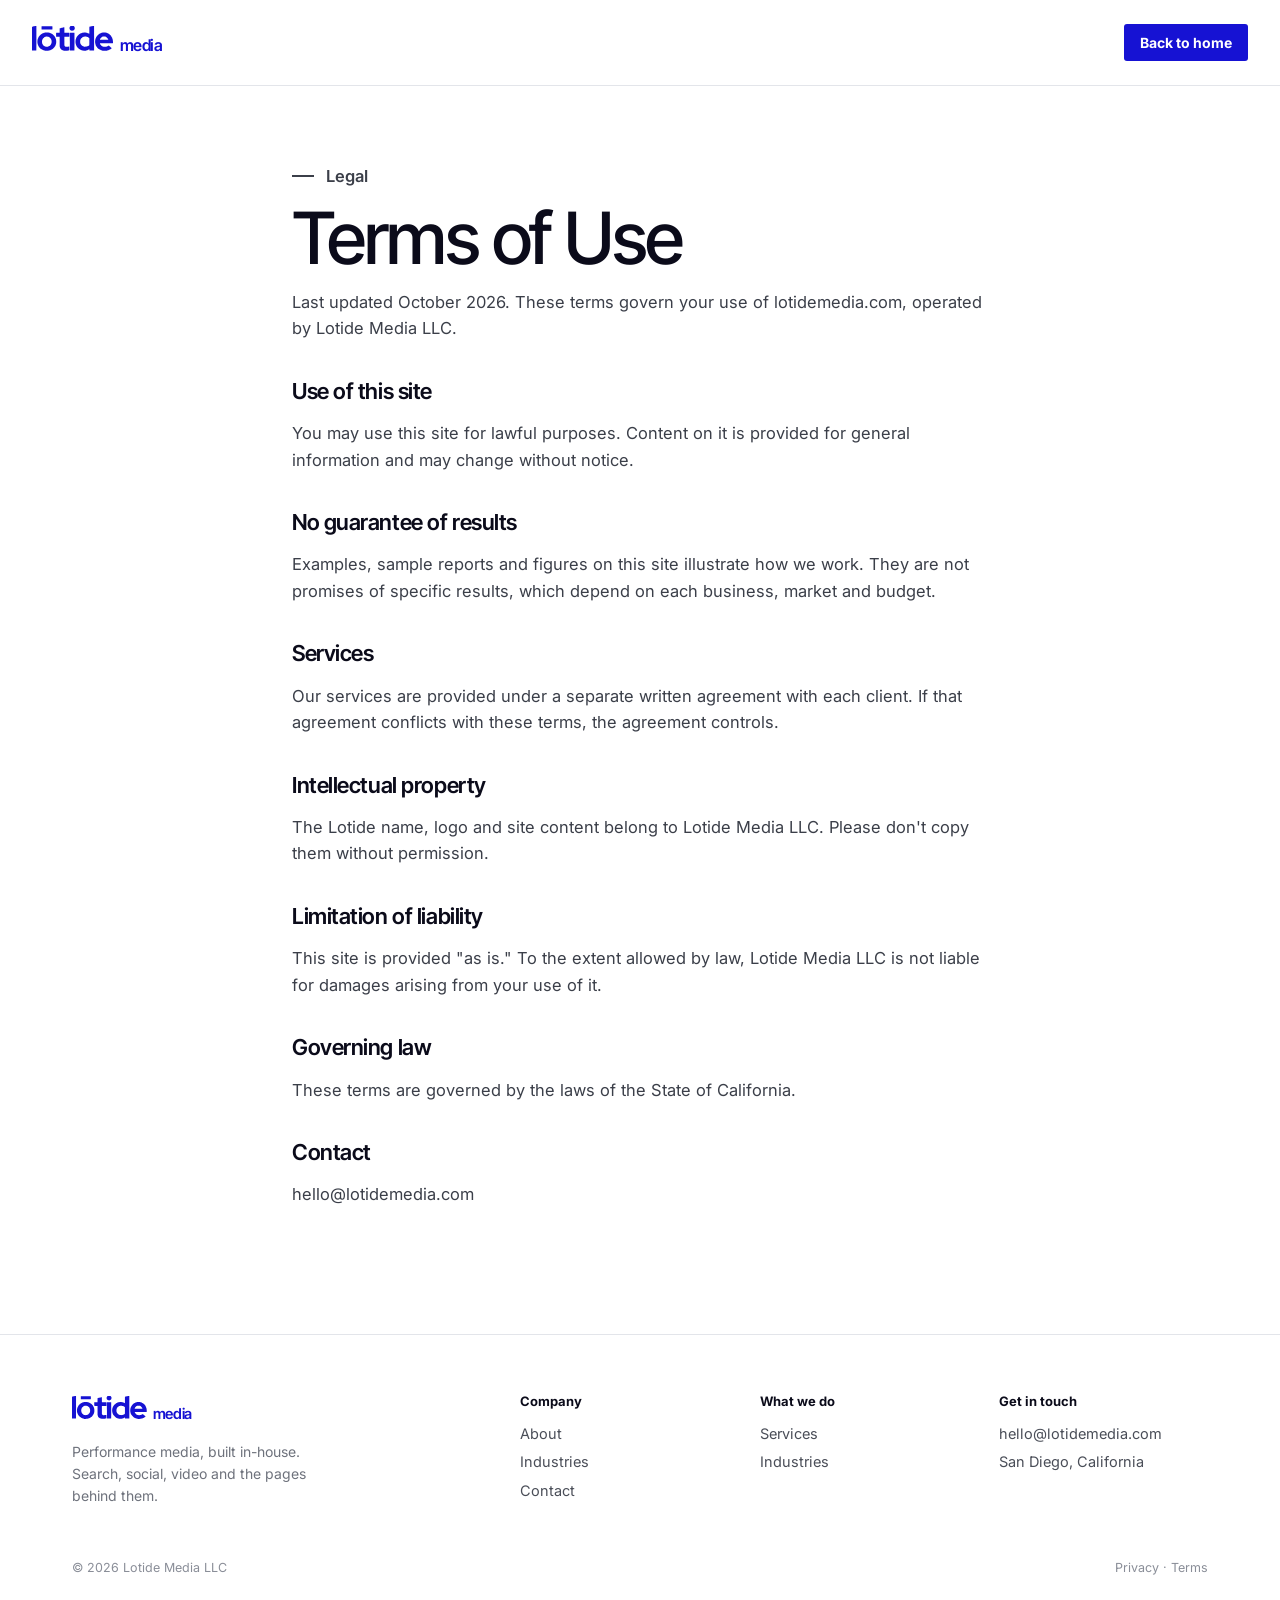
<file: terms.html>
<!doctype html><html lang="en"><head><meta charset="utf-8">
<meta name="viewport" content="width=device-width, initial-scale=1">
<title>Terms of Use: Lotide Media</title><meta name="description" content="Terms for using lotidemedia.com.">
<link rel="canonical" href="https://lotidemedia.com/terms"><link rel="icon" href="/favicon.svg" type="image/svg+xml">
<meta property="og:title" content="Terms of Use: Lotide Media"><meta property="og:description" content="Terms for using lotidemedia.com."><meta property="og:image" content="https://lotidemedia.com/og.png"><meta property="og:url" content="https://lotidemedia.com/terms"><meta name="twitter:card" content="summary_large_image">
<meta name="theme-color" content="#1612D3">
<link rel="preconnect" href="https://fonts.googleapis.com"><link rel="preconnect" href="https://fonts.gstatic.com" crossorigin>
<link href="https://fonts.googleapis.com/css2?family=Inter+Tight:wght@300;400;500;600;700;800;900&family=Inter:wght@400;500;600&display=swap" rel="stylesheet">
<link rel="stylesheet" href="/styles.css">
<script type="application/ld+json">{"@context": "https://schema.org", "@type": "Organization", "name": "Lotide Media", "url": "https://lotidemedia.com", "logo": "https://lotidemedia.com/favicon.svg", "email": "hello@lotidemedia.com", "address": {"@type": "PostalAddress", "addressLocality": "San Diego", "addressRegion": "CA", "addressCountry": "US"}}</script>
</head><body>
<svg width="0" height="0" style="position:absolute" aria-hidden="true"><symbol id="lt" viewBox="18 22 2168 684"><path d="M397 696C383 695 380 695 370 691C366 690 359 689 356 688C352 687 346 686 344 684C341 683 336 681 333 680C329 680 325 678 323 676C321 675 317 673 314 672C310 671 307 669 306 668C304 667 301 665 298 664C295 662 292 661 292 660C291 659 289 658 287 657C284 656 281 653 279 652C277 650 274 648 272 646C261 639 240 620 232 608C229 605 226 600 223 597C221 594 218 590 217 589C216 587 214 584 212 581C211 579 208 574 207 572C206 570 204 566 203 564C201 561 200 559 200 558C200 557 199 554 197 550C195 547 193 541 192 538C191 534 189 528 188 525C186 522 185 516 184 511C183 506 182 497 180 490C178 479 178 475 178 456C178 438 178 434 180 423C182 416 183 407 184 402C185 397 186 391 188 387C190 383 191 378 192 375C193 372 195 367 197 363C198 360 200 356 200 355C200 354 201 352 203 349C204 347 206 343 207 341C208 339 211 335 212 333C214 331 215 328 215 327C216 326 217 324 219 322C220 320 222 317 224 315C238 296 256 277 275 264C277 262 280 260 282 258C283 257 285 256 286 256C286 256 289 254 292 252C294 250 298 248 299 248C301 247 304 245 306 244C309 242 312 240 314 240C317 239 321 238 323 236C325 234 330 233 332 232C335 231 340 230 344 228C347 226 353 225 356 224C360 223 367 222 371 220C383 217 393 216 426 216C458 216 471 217 482 220C485 222 492 223 496 224C500 225 506 226 509 228C512 229 517 231 520 232C522 233 527 234 530 236C532 237 536 239 538 240C541 241 544 242 546 244C547 245 551 247 553 248C559 251 570 258 574 261C576 263 578 264 578 264C579 264 584 269 591 274C604 286 620 303 625 310C629 316 632 321 636 326C638 328 640 331 640 333C641 334 643 337 644 339C646 341 647 345 648 347C649 349 651 354 653 356C655 359 656 362 656 363C656 365 658 369 659 373C661 376 664 383 664 388C665 393 667 398 667 399C675 414 676 494 668 513C667 516 665 522 664 526C663 530 662 536 660 539C659 542 657 547 656 550C655 552 654 556 652 558C651 560 649 563 648 566C647 568 645 572 644 574C642 576 641 579 641 580C640 581 638 584 637 586C635 589 633 592 632 593C627 602 597 635 588 641C586 642 584 644 584 644C584 645 574 651 566 656C564 657 561 659 560 660C559 661 556 663 552 665C549 667 546 668 546 669C545 669 543 671 540 672C537 672 532 674 530 676C528 678 523 680 519 680C516 681 511 683 509 684C506 686 501 687 497 688C493 689 486 690 482 691C479 693 472 694 468 695C458 696 412 697 397 696ZM1922 696C1909 696 1896 694 1889 692C1885 690 1879 689 1875 688C1871 687 1865 686 1861 684C1857 682 1852 681 1850 680C1848 679 1844 678 1842 676C1840 675 1835 673 1833 672C1830 671 1827 670 1825 669C1824 668 1821 666 1818 665C1816 664 1812 662 1810 661C1809 659 1806 657 1804 656C1801 655 1798 653 1797 651C1795 650 1792 648 1790 647C1772 634 1746 607 1736 589C1735 587 1733 584 1732 583C1731 582 1729 579 1727 576C1725 572 1723 568 1723 567C1718 560 1712 545 1711 541C1711 538 1709 535 1708 533C1707 531 1705 524 1704 519C1703 513 1701 505 1700 501C1697 491 1696 477 1696 456C1696 435 1697 422 1700 411C1701 407 1703 399 1704 393C1705 388 1707 382 1708 380C1709 378 1711 374 1711 370C1712 366 1714 361 1716 358C1718 356 1719 352 1720 350C1721 347 1723 344 1724 342C1726 339 1727 337 1727 336C1727 336 1729 333 1731 329C1733 326 1736 322 1737 320C1746 305 1768 281 1786 267C1788 265 1792 262 1794 260C1796 259 1799 257 1801 256C1803 255 1806 253 1808 251C1811 249 1813 248 1814 248C1814 248 1817 246 1820 245C1822 243 1826 241 1828 240C1831 239 1835 238 1837 236C1839 234 1844 232 1848 232C1851 231 1856 229 1859 228C1861 226 1868 224 1873 224C1878 223 1883 222 1884 221C1890 218 1901 217 1928 216C1959 216 1970 217 1983 221C1988 222 1994 224 1998 224C2002 225 2007 227 2010 228C2013 230 2018 231 2021 232C2023 233 2027 234 2029 236C2031 237 2034 239 2037 240C2039 241 2043 242 2044 244C2046 245 2049 247 2052 248C2059 252 2070 260 2079 268C2099 285 2121 310 2128 325C2129 327 2131 330 2132 331C2133 333 2135 336 2136 339C2137 342 2139 345 2140 347C2141 348 2143 352 2144 355C2145 358 2147 363 2148 366C2150 368 2151 373 2152 377C2153 381 2154 386 2156 388C2158 394 2159 399 2162 418C2162 424 2163 430 2164 430C2166 434 2168 489 2166 493C2165 495 2163 496 2162 497C2160 498 2106 498 1992 498C1843 498 1826 498 1825 500C1823 501 1823 502 1824 508C1825 511 1826 515 1828 517C1829 519 1831 522 1832 524C1833 527 1834 530 1836 532C1837 534 1839 537 1840 539C1843 543 1865 565 1869 568C1871 568 1874 570 1875 572C1876 573 1880 575 1882 576C1885 577 1889 579 1891 581C1893 582 1897 584 1900 584C1903 585 1909 587 1913 589C1919 591 1923 591 1938 592C1960 594 1983 592 1992 589C1995 588 2001 586 2004 585C2011 583 2031 574 2032 572C2033 572 2035 570 2038 568C2041 567 2045 564 2046 562C2049 560 2050 559 2053 559C2057 559 2058 560 2068 569C2074 574 2079 579 2080 580C2081 581 2086 586 2092 591C2099 597 2104 602 2105 603C2106 605 2121 618 2129 624C2131 626 2132 628 2132 629C2132 632 2122 641 2110 648C2108 649 2105 652 2104 653C2103 654 2100 656 2097 657C2095 658 2093 660 2092 660C2091 661 2088 663 2085 664C2082 665 2078 667 2077 669C2075 670 2072 671 2070 672C2067 673 2063 674 2060 676C2058 678 2053 680 2049 680C2046 681 2041 683 2039 684C2036 685 2030 687 2025 688C2019 689 2011 691 2006 692C1993 696 1957 698 1922 696ZM891 695C886 694 878 693 874 692C870 691 862 689 857 688C852 687 846 685 844 684C841 682 837 681 835 680C833 679 829 678 828 677C826 675 823 674 821 673C816 670 806 662 799 656C790 646 778 628 775 619C775 617 773 612 772 609C770 605 769 599 767 587C765 571 765 569 764 451C764 385 764 331 764 331C764 328 757 328 718 328C676 328 672 328 671 324C670 323 670 301 670 275C670 229 670 227 672 225C673 225 674 224 675 224C677 224 696 224 719 224C756 224 761 223 763 222C764 220 764 214 764 164L764 108L767 106C768 105 771 104 773 103C776 103 782 101 787 100C792 98 800 97 805 96C810 95 817 93 822 92C827 90 834 89 839 88C844 87 852 86 856 84C863 82 878 79 883 79C888 79 888 76 888 151C888 217 888 221 890 222C891 224 897 224 954 224C1008 224 1016 224 1018 226L1020 227L1020 275C1020 321 1020 323 1018 325L1016 328L953 328C894 328 890 328 889 330C888 331 888 352 888 441C888 541 889 552 890 556C897 572 898 573 903 578C907 582 911 583 920 587L930 590L954 590C976 590 978 590 988 588C995 586 1003 584 1006 583L1013 582L1015 584C1017 586 1017 589 1017 632L1017 678L1015 680C1012 684 1001 687 990 688C986 689 977 690 971 692C965 693 955 694 949 695C936 696 903 696 891 695ZM1390 694C1389 694 1382 693 1374 691C1367 689 1359 688 1356 688C1354 687 1349 686 1345 684C1341 682 1336 681 1334 680C1331 679 1326 677 1323 676C1319 674 1315 672 1314 672C1312 671 1309 669 1306 668C1303 666 1300 664 1300 664C1299 664 1296 662 1294 661C1291 659 1288 657 1287 657C1286 656 1283 654 1281 652C1278 650 1274 647 1271 644C1254 631 1233 609 1224 596C1223 595 1221 592 1220 590C1218 588 1216 585 1216 583C1215 581 1213 578 1212 576C1210 575 1208 571 1207 568C1206 565 1204 562 1203 561C1203 560 1201 557 1200 553C1199 550 1197 544 1195 542C1194 540 1192 535 1192 531C1191 527 1189 521 1188 517C1186 514 1185 508 1185 504C1184 500 1183 493 1182 486C1180 474 1180 438 1182 428C1182 425 1183 418 1184 412C1185 405 1186 398 1188 394C1189 390 1191 385 1192 381C1192 377 1194 372 1196 370C1197 367 1199 362 1200 360C1201 357 1202 353 1203 352C1205 350 1207 346 1208 343C1209 340 1211 336 1212 336C1213 335 1214 332 1216 329C1217 327 1219 324 1219 323C1220 322 1222 320 1223 319C1224 315 1226 313 1238 299C1253 282 1276 261 1289 255C1291 254 1293 253 1294 252C1294 251 1297 250 1300 248C1303 247 1306 245 1308 244C1309 243 1313 241 1316 240C1319 239 1323 237 1325 236C1327 235 1331 233 1335 232C1339 231 1344 229 1347 228C1349 227 1356 225 1362 224C1368 223 1378 221 1384 220C1391 218 1398 218 1415 217C1437 217 1448 218 1461 221C1465 222 1472 223 1476 224C1481 225 1487 226 1490 228C1493 229 1498 231 1501 232C1505 232 1510 234 1514 236C1517 238 1522 240 1525 241C1528 243 1532 245 1534 247C1538 249 1542 250 1544 248C1545 247 1545 226 1545 158C1545 99 1545 68 1546 67C1547 66 1549 64 1553 63C1556 63 1562 61 1566 60C1570 58 1578 57 1582 56C1587 55 1596 54 1602 52C1607 50 1615 49 1620 48C1624 47 1632 46 1637 44C1653 39 1667 38 1669 42C1670 42 1670 187 1670 364L1670 684L1668 686C1666 688 1662 688 1609 688C1558 688 1551 688 1549 686C1547 685 1547 684 1547 672C1547 661 1547 658 1546 657C1543 655 1539 657 1536 660C1534 662 1531 664 1529 664C1527 665 1524 667 1522 668C1520 670 1517 671 1515 672C1513 673 1509 674 1507 676C1505 678 1500 680 1496 681C1492 681 1488 683 1486 684C1484 685 1478 687 1473 688C1467 689 1459 691 1454 692C1447 694 1444 694 1420 695C1405 695 1391 695 1390 694ZM35 688C33 688 31 687 31 686C30 686 30 563 30 376C30 82 30 67 32 66C34 63 55 58 66 56C71 55 79 54 84 52C89 51 98 49 102 48C107 47 116 46 121 44C130 41 142 39 147 39C149 39 150 40 151 40C152 41 152 126 152 364C152 633 152 686 151 687C150 688 139 688 94 688C63 688 37 688 35 688ZM1035 688C1034 687 1033 687 1033 686C1032 686 1032 582 1032 456C1032 265 1032 226 1033 225C1035 224 1045 224 1149 224C1150 224 1151 225 1152 225C1154 226 1154 241 1154 456C1154 671 1154 686 1152 687C1151 687 1150 688 1149 688C1065 688 1037 688 1035 688ZM452 587C459 585 466 584 468 583C470 583 473 582 475 580C477 579 481 577 483 576C486 576 489 574 491 572C493 571 496 569 498 568C502 565 524 544 529 537C537 524 543 513 547 498C551 488 551 485 552 471C554 449 552 427 548 417C547 413 545 407 544 404C543 402 542 398 540 396C539 394 537 390 536 387C534 384 533 381 532 380C531 379 529 377 528 375C525 370 503 348 498 345C496 344 493 342 491 340C489 338 485 337 483 336C481 335 478 334 476 332C474 331 468 329 462 327C456 326 449 324 445 324C441 323 433 322 426 322C416 322 412 322 401 325C394 327 387 328 384 329C382 330 378 331 377 332C376 333 372 335 369 336C366 337 362 339 361 340C360 341 358 343 356 344C352 346 331 366 325 374C323 377 321 380 320 381C319 383 318 386 316 388C314 390 313 394 312 396C311 398 310 402 308 404C307 407 305 413 302 426C298 449 298 462 302 482C305 501 306 504 308 508C310 511 312 515 312 518C313 521 315 523 316 524C316 525 318 527 319 529C321 534 322 535 333 548C339 555 347 561 357 569C364 574 384 584 387 584C388 584 393 585 398 587C416 592 432 592 452 587ZM1464 586C1471 585 1479 584 1481 583C1483 583 1488 582 1491 580C1494 579 1499 577 1502 576C1505 575 1508 573 1509 572C1510 571 1513 570 1516 568C1522 565 1533 558 1542 549C1543 548 1544 546 1544 544C1545 542 1545 501 1545 452L1544 364L1540 360C1533 354 1520 344 1519 344C1518 344 1515 343 1513 341C1510 339 1505 337 1501 336C1497 334 1493 332 1492 331C1490 331 1480 328 1469 326C1450 322 1449 322 1433 322C1422 323 1415 323 1411 324C1408 325 1402 327 1397 328C1392 328 1386 330 1384 332C1381 333 1377 335 1374 336C1372 337 1369 338 1367 340C1365 341 1362 344 1360 344C1353 348 1333 367 1328 374C1327 377 1324 380 1323 382C1321 384 1320 386 1320 386C1320 387 1318 390 1316 393C1315 396 1312 400 1312 402C1311 405 1310 410 1308 414C1304 423 1303 434 1303 456C1303 478 1304 489 1308 497C1310 501 1311 506 1312 508C1313 510 1314 514 1316 516C1317 518 1319 522 1321 525C1329 540 1349 560 1363 568C1365 569 1367 571 1369 572C1370 573 1373 575 1376 576C1380 577 1384 579 1385 580C1387 581 1390 582 1392 583C1398 584 1423 589 1428 589C1436 590 1451 589 1464 586ZM2038 408C2040 407 2041 406 2042 405C2043 403 2039 391 2036 388C2035 386 2033 383 2032 381C2032 379 2030 375 2028 373C2027 371 2024 368 2023 365C2019 359 2000 341 1994 337C1992 336 1988 334 1987 332C1985 331 1983 330 1981 329C1979 328 1975 327 1971 325C1967 323 1962 322 1960 321C1948 318 1917 318 1904 321C1901 322 1896 323 1893 325C1889 326 1885 328 1884 328C1882 329 1879 330 1877 332C1875 333 1872 336 1869 337C1864 339 1843 361 1840 365C1839 367 1837 370 1836 372C1834 374 1833 377 1832 379C1831 381 1830 384 1828 386C1825 391 1822 403 1823 405C1823 406 1824 408 1825 408C1828 409 2035 409 2038 408ZM1077 168C1072 167 1069 166 1066 165C1064 163 1060 161 1058 160C1049 156 1036 143 1032 134C1031 132 1029 128 1027 126C1024 121 1022 104 1024 89C1025 80 1025 78 1029 70C1038 53 1047 44 1068 33C1069 33 1075 32 1081 31C1094 29 1113 31 1118 34C1120 35 1124 37 1127 39C1133 42 1138 46 1147 55C1150 59 1152 62 1158 74C1161 80 1163 98 1161 111C1160 122 1159 123 1153 134C1147 145 1135 157 1126 161C1123 162 1120 164 1118 165C1113 169 1094 170 1077 168ZM290 134C287 132 287 129 287 93L287 57L289 54L292 52L427 52C513 52 564 52 566 53C568 54 571 55 572 56C573 58 574 60 574 92C574 111 573 128 573 129C571 135 579 135 429 135C353 135 291 135 290 134Z"/></symbol></svg>
<div class="simple-top"><a href="/"><span class="lockup" style="color:#1612D3;font-size:26px" role="img" aria-label="lōtide media"><svg viewBox="18 22 2168 684"><use href="#lt"/></svg><span>media</span></span></a><a class="btn b-b" href="/" style="padding:10px 16px;font-size:14px">Back to home</a></div><section class="legal"><p class="eyebrow">Legal</p><h1>Terms of Use</h1><p>Last updated October 2026. These terms govern your use of lotidemedia.com, operated by Lotide Media LLC.</p>
<h2>Use of this site</h2><p>You may use this site for lawful purposes. Content on it is provided for general information and may change without notice.</p>
<h2>No guarantee of results</h2><p>Examples, sample reports and figures on this site illustrate how we work. They are not promises of specific results, which depend on each business, market and budget.</p>
<h2>Services</h2><p>Our services are provided under a separate written agreement with each client. If that agreement conflicts with these terms, the agreement controls.</p>
<h2>Intellectual property</h2><p>The Lotide name, logo and site content belong to Lotide Media LLC. Please don't copy them without permission.</p>
<h2>Limitation of liability</h2><p>This site is provided "as is." To the extent allowed by law, Lotide Media LLC is not liable for damages arising from your use of it.</p>
<h2>Governing law</h2><p>These terms are governed by the laws of the State of California.</p>
<h2>Contact</h2><p>hello@lotidemedia.com</p></section><footer class="ft"><div class="fw"><div><a href="/"><span class="lockup" style="color:#1612D3;font-size:24px" role="img" aria-label="lōtide media"><svg viewBox="18 22 2168 684"><use href="#lt"/></svg><span>media</span></span></a><p>Performance media, built in-house. Search, social, video and the pages behind them.</p></div>
<div><b>Company</b><a href="/about">About</a><a href="/industries">Industries</a><a href="/contact">Contact</a></div>
<div><b>What we do</b><a href="/services">Services</a><a href="/industries">Industries</a></div>
<div><b>Get in touch</b><a href="mailto:hello@lotidemedia.com">hello@lotidemedia.com</a><a>San Diego, California</a></div></div>
<div class="fine"><span>© 2026 Lotide Media LLC</span><span><a href="/privacy">Privacy</a>  ·  <a href="/terms">Terms</a></span></div></footer></body></html>
</file>
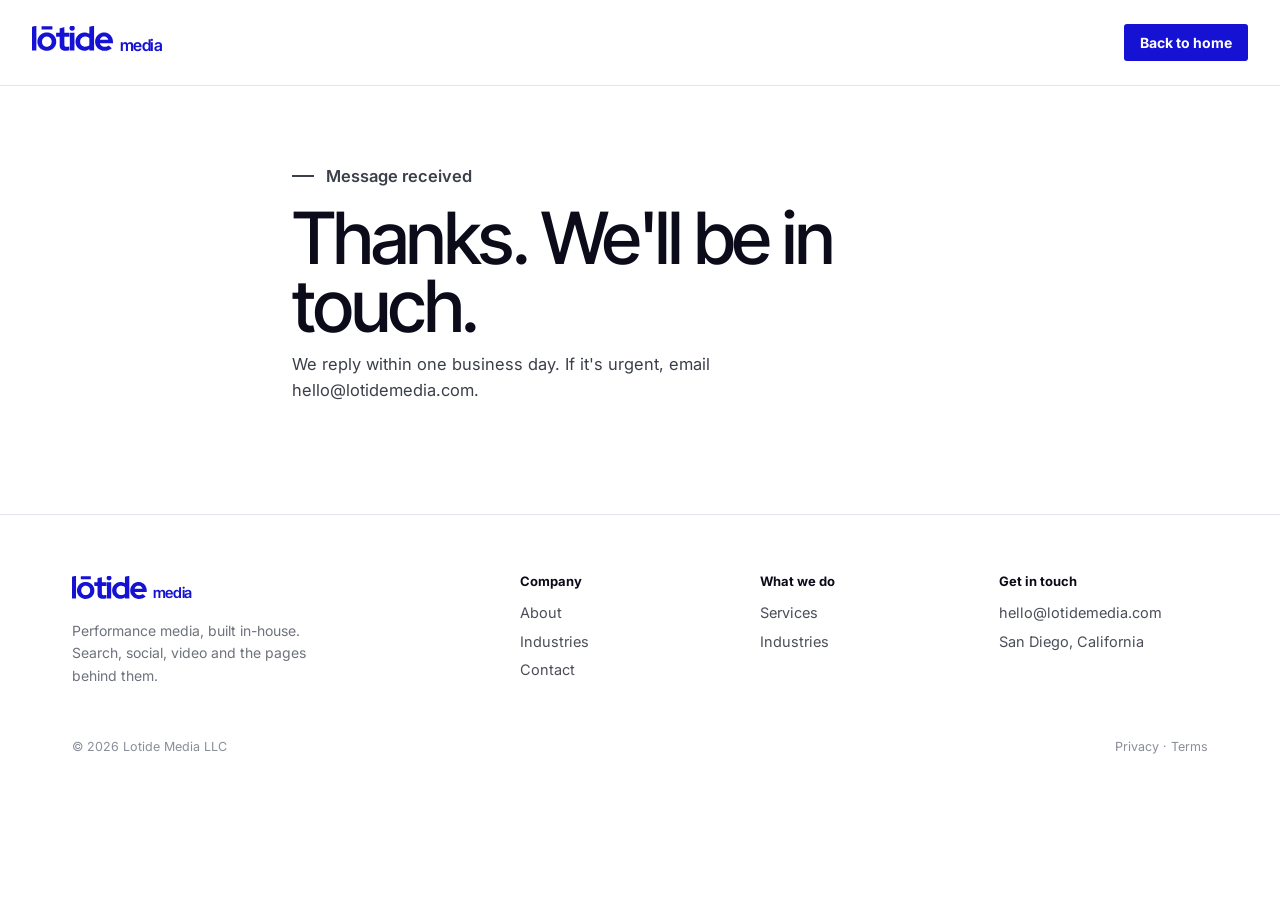
<file: thanks.html>
<!doctype html><html lang="en"><head><meta charset="utf-8">
<meta name="viewport" content="width=device-width, initial-scale=1">
<title>Thanks: Lotide Media</title><meta name="description" content="Message received.">
<link rel="canonical" href="https://lotidemedia.com/thanks"><link rel="icon" href="/favicon.svg" type="image/svg+xml">
<meta property="og:title" content="Thanks: Lotide Media"><meta property="og:description" content="Message received."><meta property="og:image" content="https://lotidemedia.com/og.png"><meta property="og:url" content="https://lotidemedia.com/thanks"><meta name="twitter:card" content="summary_large_image">
<meta name="theme-color" content="#1612D3">
<link rel="preconnect" href="https://fonts.googleapis.com"><link rel="preconnect" href="https://fonts.gstatic.com" crossorigin>
<link href="https://fonts.googleapis.com/css2?family=Inter+Tight:wght@300;400;500;600;700;800;900&family=Inter:wght@400;500;600&display=swap" rel="stylesheet">
<link rel="stylesheet" href="/styles.css">
<script type="application/ld+json">{"@context": "https://schema.org", "@type": "Organization", "name": "Lotide Media", "url": "https://lotidemedia.com", "logo": "https://lotidemedia.com/favicon.svg", "email": "hello@lotidemedia.com", "address": {"@type": "PostalAddress", "addressLocality": "San Diego", "addressRegion": "CA", "addressCountry": "US"}}</script>
</head><body>
<svg width="0" height="0" style="position:absolute" aria-hidden="true"><symbol id="lt" viewBox="18 22 2168 684"><path d="M397 696C383 695 380 695 370 691C366 690 359 689 356 688C352 687 346 686 344 684C341 683 336 681 333 680C329 680 325 678 323 676C321 675 317 673 314 672C310 671 307 669 306 668C304 667 301 665 298 664C295 662 292 661 292 660C291 659 289 658 287 657C284 656 281 653 279 652C277 650 274 648 272 646C261 639 240 620 232 608C229 605 226 600 223 597C221 594 218 590 217 589C216 587 214 584 212 581C211 579 208 574 207 572C206 570 204 566 203 564C201 561 200 559 200 558C200 557 199 554 197 550C195 547 193 541 192 538C191 534 189 528 188 525C186 522 185 516 184 511C183 506 182 497 180 490C178 479 178 475 178 456C178 438 178 434 180 423C182 416 183 407 184 402C185 397 186 391 188 387C190 383 191 378 192 375C193 372 195 367 197 363C198 360 200 356 200 355C200 354 201 352 203 349C204 347 206 343 207 341C208 339 211 335 212 333C214 331 215 328 215 327C216 326 217 324 219 322C220 320 222 317 224 315C238 296 256 277 275 264C277 262 280 260 282 258C283 257 285 256 286 256C286 256 289 254 292 252C294 250 298 248 299 248C301 247 304 245 306 244C309 242 312 240 314 240C317 239 321 238 323 236C325 234 330 233 332 232C335 231 340 230 344 228C347 226 353 225 356 224C360 223 367 222 371 220C383 217 393 216 426 216C458 216 471 217 482 220C485 222 492 223 496 224C500 225 506 226 509 228C512 229 517 231 520 232C522 233 527 234 530 236C532 237 536 239 538 240C541 241 544 242 546 244C547 245 551 247 553 248C559 251 570 258 574 261C576 263 578 264 578 264C579 264 584 269 591 274C604 286 620 303 625 310C629 316 632 321 636 326C638 328 640 331 640 333C641 334 643 337 644 339C646 341 647 345 648 347C649 349 651 354 653 356C655 359 656 362 656 363C656 365 658 369 659 373C661 376 664 383 664 388C665 393 667 398 667 399C675 414 676 494 668 513C667 516 665 522 664 526C663 530 662 536 660 539C659 542 657 547 656 550C655 552 654 556 652 558C651 560 649 563 648 566C647 568 645 572 644 574C642 576 641 579 641 580C640 581 638 584 637 586C635 589 633 592 632 593C627 602 597 635 588 641C586 642 584 644 584 644C584 645 574 651 566 656C564 657 561 659 560 660C559 661 556 663 552 665C549 667 546 668 546 669C545 669 543 671 540 672C537 672 532 674 530 676C528 678 523 680 519 680C516 681 511 683 509 684C506 686 501 687 497 688C493 689 486 690 482 691C479 693 472 694 468 695C458 696 412 697 397 696ZM1922 696C1909 696 1896 694 1889 692C1885 690 1879 689 1875 688C1871 687 1865 686 1861 684C1857 682 1852 681 1850 680C1848 679 1844 678 1842 676C1840 675 1835 673 1833 672C1830 671 1827 670 1825 669C1824 668 1821 666 1818 665C1816 664 1812 662 1810 661C1809 659 1806 657 1804 656C1801 655 1798 653 1797 651C1795 650 1792 648 1790 647C1772 634 1746 607 1736 589C1735 587 1733 584 1732 583C1731 582 1729 579 1727 576C1725 572 1723 568 1723 567C1718 560 1712 545 1711 541C1711 538 1709 535 1708 533C1707 531 1705 524 1704 519C1703 513 1701 505 1700 501C1697 491 1696 477 1696 456C1696 435 1697 422 1700 411C1701 407 1703 399 1704 393C1705 388 1707 382 1708 380C1709 378 1711 374 1711 370C1712 366 1714 361 1716 358C1718 356 1719 352 1720 350C1721 347 1723 344 1724 342C1726 339 1727 337 1727 336C1727 336 1729 333 1731 329C1733 326 1736 322 1737 320C1746 305 1768 281 1786 267C1788 265 1792 262 1794 260C1796 259 1799 257 1801 256C1803 255 1806 253 1808 251C1811 249 1813 248 1814 248C1814 248 1817 246 1820 245C1822 243 1826 241 1828 240C1831 239 1835 238 1837 236C1839 234 1844 232 1848 232C1851 231 1856 229 1859 228C1861 226 1868 224 1873 224C1878 223 1883 222 1884 221C1890 218 1901 217 1928 216C1959 216 1970 217 1983 221C1988 222 1994 224 1998 224C2002 225 2007 227 2010 228C2013 230 2018 231 2021 232C2023 233 2027 234 2029 236C2031 237 2034 239 2037 240C2039 241 2043 242 2044 244C2046 245 2049 247 2052 248C2059 252 2070 260 2079 268C2099 285 2121 310 2128 325C2129 327 2131 330 2132 331C2133 333 2135 336 2136 339C2137 342 2139 345 2140 347C2141 348 2143 352 2144 355C2145 358 2147 363 2148 366C2150 368 2151 373 2152 377C2153 381 2154 386 2156 388C2158 394 2159 399 2162 418C2162 424 2163 430 2164 430C2166 434 2168 489 2166 493C2165 495 2163 496 2162 497C2160 498 2106 498 1992 498C1843 498 1826 498 1825 500C1823 501 1823 502 1824 508C1825 511 1826 515 1828 517C1829 519 1831 522 1832 524C1833 527 1834 530 1836 532C1837 534 1839 537 1840 539C1843 543 1865 565 1869 568C1871 568 1874 570 1875 572C1876 573 1880 575 1882 576C1885 577 1889 579 1891 581C1893 582 1897 584 1900 584C1903 585 1909 587 1913 589C1919 591 1923 591 1938 592C1960 594 1983 592 1992 589C1995 588 2001 586 2004 585C2011 583 2031 574 2032 572C2033 572 2035 570 2038 568C2041 567 2045 564 2046 562C2049 560 2050 559 2053 559C2057 559 2058 560 2068 569C2074 574 2079 579 2080 580C2081 581 2086 586 2092 591C2099 597 2104 602 2105 603C2106 605 2121 618 2129 624C2131 626 2132 628 2132 629C2132 632 2122 641 2110 648C2108 649 2105 652 2104 653C2103 654 2100 656 2097 657C2095 658 2093 660 2092 660C2091 661 2088 663 2085 664C2082 665 2078 667 2077 669C2075 670 2072 671 2070 672C2067 673 2063 674 2060 676C2058 678 2053 680 2049 680C2046 681 2041 683 2039 684C2036 685 2030 687 2025 688C2019 689 2011 691 2006 692C1993 696 1957 698 1922 696ZM891 695C886 694 878 693 874 692C870 691 862 689 857 688C852 687 846 685 844 684C841 682 837 681 835 680C833 679 829 678 828 677C826 675 823 674 821 673C816 670 806 662 799 656C790 646 778 628 775 619C775 617 773 612 772 609C770 605 769 599 767 587C765 571 765 569 764 451C764 385 764 331 764 331C764 328 757 328 718 328C676 328 672 328 671 324C670 323 670 301 670 275C670 229 670 227 672 225C673 225 674 224 675 224C677 224 696 224 719 224C756 224 761 223 763 222C764 220 764 214 764 164L764 108L767 106C768 105 771 104 773 103C776 103 782 101 787 100C792 98 800 97 805 96C810 95 817 93 822 92C827 90 834 89 839 88C844 87 852 86 856 84C863 82 878 79 883 79C888 79 888 76 888 151C888 217 888 221 890 222C891 224 897 224 954 224C1008 224 1016 224 1018 226L1020 227L1020 275C1020 321 1020 323 1018 325L1016 328L953 328C894 328 890 328 889 330C888 331 888 352 888 441C888 541 889 552 890 556C897 572 898 573 903 578C907 582 911 583 920 587L930 590L954 590C976 590 978 590 988 588C995 586 1003 584 1006 583L1013 582L1015 584C1017 586 1017 589 1017 632L1017 678L1015 680C1012 684 1001 687 990 688C986 689 977 690 971 692C965 693 955 694 949 695C936 696 903 696 891 695ZM1390 694C1389 694 1382 693 1374 691C1367 689 1359 688 1356 688C1354 687 1349 686 1345 684C1341 682 1336 681 1334 680C1331 679 1326 677 1323 676C1319 674 1315 672 1314 672C1312 671 1309 669 1306 668C1303 666 1300 664 1300 664C1299 664 1296 662 1294 661C1291 659 1288 657 1287 657C1286 656 1283 654 1281 652C1278 650 1274 647 1271 644C1254 631 1233 609 1224 596C1223 595 1221 592 1220 590C1218 588 1216 585 1216 583C1215 581 1213 578 1212 576C1210 575 1208 571 1207 568C1206 565 1204 562 1203 561C1203 560 1201 557 1200 553C1199 550 1197 544 1195 542C1194 540 1192 535 1192 531C1191 527 1189 521 1188 517C1186 514 1185 508 1185 504C1184 500 1183 493 1182 486C1180 474 1180 438 1182 428C1182 425 1183 418 1184 412C1185 405 1186 398 1188 394C1189 390 1191 385 1192 381C1192 377 1194 372 1196 370C1197 367 1199 362 1200 360C1201 357 1202 353 1203 352C1205 350 1207 346 1208 343C1209 340 1211 336 1212 336C1213 335 1214 332 1216 329C1217 327 1219 324 1219 323C1220 322 1222 320 1223 319C1224 315 1226 313 1238 299C1253 282 1276 261 1289 255C1291 254 1293 253 1294 252C1294 251 1297 250 1300 248C1303 247 1306 245 1308 244C1309 243 1313 241 1316 240C1319 239 1323 237 1325 236C1327 235 1331 233 1335 232C1339 231 1344 229 1347 228C1349 227 1356 225 1362 224C1368 223 1378 221 1384 220C1391 218 1398 218 1415 217C1437 217 1448 218 1461 221C1465 222 1472 223 1476 224C1481 225 1487 226 1490 228C1493 229 1498 231 1501 232C1505 232 1510 234 1514 236C1517 238 1522 240 1525 241C1528 243 1532 245 1534 247C1538 249 1542 250 1544 248C1545 247 1545 226 1545 158C1545 99 1545 68 1546 67C1547 66 1549 64 1553 63C1556 63 1562 61 1566 60C1570 58 1578 57 1582 56C1587 55 1596 54 1602 52C1607 50 1615 49 1620 48C1624 47 1632 46 1637 44C1653 39 1667 38 1669 42C1670 42 1670 187 1670 364L1670 684L1668 686C1666 688 1662 688 1609 688C1558 688 1551 688 1549 686C1547 685 1547 684 1547 672C1547 661 1547 658 1546 657C1543 655 1539 657 1536 660C1534 662 1531 664 1529 664C1527 665 1524 667 1522 668C1520 670 1517 671 1515 672C1513 673 1509 674 1507 676C1505 678 1500 680 1496 681C1492 681 1488 683 1486 684C1484 685 1478 687 1473 688C1467 689 1459 691 1454 692C1447 694 1444 694 1420 695C1405 695 1391 695 1390 694ZM35 688C33 688 31 687 31 686C30 686 30 563 30 376C30 82 30 67 32 66C34 63 55 58 66 56C71 55 79 54 84 52C89 51 98 49 102 48C107 47 116 46 121 44C130 41 142 39 147 39C149 39 150 40 151 40C152 41 152 126 152 364C152 633 152 686 151 687C150 688 139 688 94 688C63 688 37 688 35 688ZM1035 688C1034 687 1033 687 1033 686C1032 686 1032 582 1032 456C1032 265 1032 226 1033 225C1035 224 1045 224 1149 224C1150 224 1151 225 1152 225C1154 226 1154 241 1154 456C1154 671 1154 686 1152 687C1151 687 1150 688 1149 688C1065 688 1037 688 1035 688ZM452 587C459 585 466 584 468 583C470 583 473 582 475 580C477 579 481 577 483 576C486 576 489 574 491 572C493 571 496 569 498 568C502 565 524 544 529 537C537 524 543 513 547 498C551 488 551 485 552 471C554 449 552 427 548 417C547 413 545 407 544 404C543 402 542 398 540 396C539 394 537 390 536 387C534 384 533 381 532 380C531 379 529 377 528 375C525 370 503 348 498 345C496 344 493 342 491 340C489 338 485 337 483 336C481 335 478 334 476 332C474 331 468 329 462 327C456 326 449 324 445 324C441 323 433 322 426 322C416 322 412 322 401 325C394 327 387 328 384 329C382 330 378 331 377 332C376 333 372 335 369 336C366 337 362 339 361 340C360 341 358 343 356 344C352 346 331 366 325 374C323 377 321 380 320 381C319 383 318 386 316 388C314 390 313 394 312 396C311 398 310 402 308 404C307 407 305 413 302 426C298 449 298 462 302 482C305 501 306 504 308 508C310 511 312 515 312 518C313 521 315 523 316 524C316 525 318 527 319 529C321 534 322 535 333 548C339 555 347 561 357 569C364 574 384 584 387 584C388 584 393 585 398 587C416 592 432 592 452 587ZM1464 586C1471 585 1479 584 1481 583C1483 583 1488 582 1491 580C1494 579 1499 577 1502 576C1505 575 1508 573 1509 572C1510 571 1513 570 1516 568C1522 565 1533 558 1542 549C1543 548 1544 546 1544 544C1545 542 1545 501 1545 452L1544 364L1540 360C1533 354 1520 344 1519 344C1518 344 1515 343 1513 341C1510 339 1505 337 1501 336C1497 334 1493 332 1492 331C1490 331 1480 328 1469 326C1450 322 1449 322 1433 322C1422 323 1415 323 1411 324C1408 325 1402 327 1397 328C1392 328 1386 330 1384 332C1381 333 1377 335 1374 336C1372 337 1369 338 1367 340C1365 341 1362 344 1360 344C1353 348 1333 367 1328 374C1327 377 1324 380 1323 382C1321 384 1320 386 1320 386C1320 387 1318 390 1316 393C1315 396 1312 400 1312 402C1311 405 1310 410 1308 414C1304 423 1303 434 1303 456C1303 478 1304 489 1308 497C1310 501 1311 506 1312 508C1313 510 1314 514 1316 516C1317 518 1319 522 1321 525C1329 540 1349 560 1363 568C1365 569 1367 571 1369 572C1370 573 1373 575 1376 576C1380 577 1384 579 1385 580C1387 581 1390 582 1392 583C1398 584 1423 589 1428 589C1436 590 1451 589 1464 586ZM2038 408C2040 407 2041 406 2042 405C2043 403 2039 391 2036 388C2035 386 2033 383 2032 381C2032 379 2030 375 2028 373C2027 371 2024 368 2023 365C2019 359 2000 341 1994 337C1992 336 1988 334 1987 332C1985 331 1983 330 1981 329C1979 328 1975 327 1971 325C1967 323 1962 322 1960 321C1948 318 1917 318 1904 321C1901 322 1896 323 1893 325C1889 326 1885 328 1884 328C1882 329 1879 330 1877 332C1875 333 1872 336 1869 337C1864 339 1843 361 1840 365C1839 367 1837 370 1836 372C1834 374 1833 377 1832 379C1831 381 1830 384 1828 386C1825 391 1822 403 1823 405C1823 406 1824 408 1825 408C1828 409 2035 409 2038 408ZM1077 168C1072 167 1069 166 1066 165C1064 163 1060 161 1058 160C1049 156 1036 143 1032 134C1031 132 1029 128 1027 126C1024 121 1022 104 1024 89C1025 80 1025 78 1029 70C1038 53 1047 44 1068 33C1069 33 1075 32 1081 31C1094 29 1113 31 1118 34C1120 35 1124 37 1127 39C1133 42 1138 46 1147 55C1150 59 1152 62 1158 74C1161 80 1163 98 1161 111C1160 122 1159 123 1153 134C1147 145 1135 157 1126 161C1123 162 1120 164 1118 165C1113 169 1094 170 1077 168ZM290 134C287 132 287 129 287 93L287 57L289 54L292 52L427 52C513 52 564 52 566 53C568 54 571 55 572 56C573 58 574 60 574 92C574 111 573 128 573 129C571 135 579 135 429 135C353 135 291 135 290 134Z"/></symbol></svg>
<div class="simple-top"><a href="/"><span class="lockup" style="color:#1612D3;font-size:26px" role="img" aria-label="lōtide media"><svg viewBox="18 22 2168 684"><use href="#lt"/></svg><span>media</span></span></a><a class="btn b-b" href="/" style="padding:10px 16px;font-size:14px">Back to home</a></div><section class="legal" style="text-align:left"><p class="eyebrow">Message received</p><h1>Thanks. We'll be in touch.</h1><p class="lead">We reply within one business day. If it's urgent, email hello@lotidemedia.com.</p></section><footer class="ft"><div class="fw"><div><a href="/"><span class="lockup" style="color:#1612D3;font-size:24px" role="img" aria-label="lōtide media"><svg viewBox="18 22 2168 684"><use href="#lt"/></svg><span>media</span></span></a><p>Performance media, built in-house. Search, social, video and the pages behind them.</p></div>
<div><b>Company</b><a href="/about">About</a><a href="/industries">Industries</a><a href="/contact">Contact</a></div>
<div><b>What we do</b><a href="/services">Services</a><a href="/industries">Industries</a></div>
<div><b>Get in touch</b><a href="mailto:hello@lotidemedia.com">hello@lotidemedia.com</a><a>San Diego, California</a></div></div>
<div class="fine"><span>© 2026 Lotide Media LLC</span><span><a href="/privacy">Privacy</a>  ·  <a href="/terms">Terms</a></span></div></footer></body></html>
</file>
<file: styles.css>
:root{--blue:#1612D3;--signal:#5C6BFF;--black:#000;--white:#fff;--steel:#6E727C;--line:#1E1E26;--mist:#F3F4F7;
--disp:"Inter Tight",Inter,system-ui,sans-serif;--body:Inter,system-ui,sans-serif}
*{box-sizing:border-box}html{scroll-behavior:smooth}
body{margin:0;font:16px/1.6 var(--body);-webkit-font-smoothing:antialiased}
a{color:inherit;text-decoration:none}
.lockup{display:inline-flex;align-items:baseline;gap:.2em;line-height:1}
.lockup svg{height:1em;width:auto;display:block;fill:currentColor}
.lockup span{font:600 .62em/1 var(--disp);letter-spacing:-.03em;position:relative;top:-.075em}
.wrap{max-width:1200px;margin:0 auto;padding:0 32px}
.btn{display:inline-flex;align-items:center;font:700 15px var(--body);padding:15px 24px;border-radius:3px;transition:transform .15s}
.btn:hover{transform:translateY(-1px)}
:focus-visible{outline:3px solid var(--signal);outline-offset:3px}
@media (prefers-reduced-motion:reduce){*{animation:none!important;transition:none!important}}


body{background:#fff;color:#0B0B1A}
h1,h2,h3{font-family:var(--disp);margin:0}
.sec{padding:120px 0}
.eyebrow{font:700 13px var(--body);color:var(--blue);display:flex;align-items:center;gap:12px;margin:0 0 18px}
.eyebrow:before{content:"";width:28px;height:6px;background:currentColor}
.h2{font-weight:900;font-size:clamp(40px,5.4vw,80px);line-height:.92;letter-spacing:-.05em;max-width:15ch;margin-bottom:22px}
.lead{font-size:19px;color:#4A4E58;max-width:52ch;margin:0}
.svcs{display:grid;grid-template-columns:repeat(3,1fr);gap:16px;margin-top:56px}
.svc{border:1px solid #E3E5EA;border-radius:4px;padding:30px;background:#fff}
.svc h3{font-weight:800;font-size:28px;letter-spacing:-.03em;margin-bottom:8px}
.svc p{margin:0 0 16px;color:#4A4E58}
.svc ul{margin:0;padding:0;list-style:none;border-top:1px solid #E3E5EA}
.svc li{padding:10px 0;border-bottom:1px solid #EEF0F3;font-size:14.5px;color:#2A2E38;display:flex;gap:10px}
.svc li:before{content:"";width:10px;height:4px;background:var(--blue);margin-top:10px;flex:none}
.inds{display:grid;grid-template-columns:repeat(5,1fr);border-top:6px solid var(--blue);margin-top:48px}
.inds div{padding:24px 18px 0 0}
.inds b{display:block;font:800 21px/1.15 var(--disp);letter-spacing:-.02em;margin-bottom:6px}
.inds span{color:#6E727C;font-size:14px}
.whyg{display:grid;grid-template-columns:repeat(4,1fr);gap:32px;margin-top:56px}
.whyg h3{font-weight:800;font-size:22px;letter-spacing:-.02em;margin-bottom:8px;padding-top:18px;border-top:6px solid currentColor}
.whyg p{margin:0;color:inherit;opacity:.85;font-size:15.5px}
.dash{background:#fff;border:1px solid #E3E5EA;border-radius:6px;padding:0;overflow:hidden;color:#0B0B1A}
.dh{display:flex;justify-content:space-between;padding:14px 20px;border-bottom:1px solid #E3E5EA;font:600 12.5px var(--body);color:#6E727C}
.kp{display:grid;grid-template-columns:repeat(4,1fr);border-bottom:1px solid #E3E5EA}
.kp div{padding:18px 20px;border-right:1px solid #E3E5EA}.kp div:last-child{border-right:0;background:var(--blue);color:#fff}
.kp small{display:block;font-size:12px;opacity:.75}.kp b{font:900 28px var(--disp);letter-spacing:-.04em;font-variant-numeric:tabular-nums}
.rows{padding:18px 20px}
.rows div{display:grid;grid-template-columns:110px 1fr 60px;gap:14px;align-items:center;padding:8px 0;font-size:14px}
.rows i{display:block;height:10px;background:#EEF0F6;position:relative}
.rows i:after{content:"";position:absolute;left:0;top:0;bottom:0;width:var(--w);background:var(--blue)}
.rows b{text-align:right;font-variant-numeric:tabular-nums}
.dn{margin:0;padding:0 20px 18px;font-size:12.5px;color:#6E727C}
.faq{margin-top:40px;border-top:6px solid var(--blue)}
details{border-bottom:1px solid #E3E5EA;padding:22px 0}
summary{font:800 22px var(--disp);letter-spacing:-.02em;cursor:pointer;list-style:none;display:flex;justify-content:space-between;gap:20px}
summary::-webkit-details-marker{display:none}
summary:after{content:"+";color:var(--blue);font-weight:900}
details[open] summary:after{content:"–"}
details p{margin:12px 0 0;color:#4A4E58;max-width:62ch}
.form{display:grid;grid-template-columns:1fr 1fr;gap:16px}
.form label{display:grid;gap:6px;font:600 13px var(--body)}
.form .full{grid-column:1/-1}
.form input,.form select,.form textarea{font:16px var(--body);padding:13px 14px;border:1.5px solid #D5D8DE;border-radius:3px;background:#fff;color:#0B0B1A}
.form input:focus,.form select:focus,.form textarea:focus{outline:none;border-color:var(--blue)}
.form button{border:0;cursor:pointer;justify-self:start}
.ok{grid-column:1/-1;margin:0;font-weight:600}
.ft{border-top:1px solid #E3E5EA;padding:56px 0 30px}
.fw{max-width:1200px;margin:0 auto;padding:0 32px;display:grid;grid-template-columns:2fr 1fr 1fr;gap:30px}
.fw b{display:block;font-size:13px;margin-bottom:10px}.fw a{display:block;color:#4A4E58;font-size:14.5px;margin:4px 0}
.fw p{color:#6E727C;font-size:14px}
.fine{max-width:1200px;margin:36px auto 0;padding:0 32px;font-size:12.5px;color:#8A8E98}
@media(max-width:900px){.wrap{padding:0 16px}.sec{padding:80px 0}.svcs,.whyg,.form{grid-template-columns:1fr}.inds{grid-template-columns:1fr 1fr;gap:10px}.kp{grid-template-columns:1fr 1fr}.fw{grid-template-columns:1fr;padding:0 16px}.fine{padding:0 16px}}

.b-b{background:var(--blue);color:#fff}.b-l{color:var(--blue);box-shadow:inset 0 0 0 1.5px var(--blue);margin-left:8px}.b-w{background:#fff;color:var(--blue)}
.hero{display:grid;grid-template-columns:1fr 1fr;min-height:100vh}
.l{padding:28px 56px 56px;display:flex;flex-direction:column}
.navl{display:flex;justify-content:space-between;align-items:center}
.navl ul{display:flex;gap:24px;list-style:none;margin:0;padding:0;font:600 14px var(--body);color:#3B3F49}
.l h1{font-weight:900;font-size:clamp(56px,7.6vw,122px);line-height:.86;letter-spacing:-.065em;margin:auto 0 26px}
.l p{font-size:19px;color:#4A4E58;max-width:36ch;margin:0 0 30px}
.r{background:var(--blue);position:relative;overflow:hidden;color:#fff}
.r .og{position:absolute;height:48%;width:auto;max-width:60%;left:50%;transform:translateX(-50%);top:18%;z-index:1;color:#fff}
.water{position:absolute;left:0;right:0;bottom:0;height:115%;z-index:2;animation:ebb 3.4s cubic-bezier(.45,.05,.2,1) .4s forwards}
.water .surf{position:absolute;top:-34px;left:0;width:200%;height:2034px;display:block;animation:roll 8s linear infinite}
.water .body{position:absolute;inset:0}
@keyframes ebb{to{height:24%}}@keyframes roll{to{transform:translateX(-50%)}}
.cap{position:absolute;left:48px;bottom:40px;z-index:3;font:600 14px/1.5 var(--body);max-width:28ch;margin:0}
.cap b{display:block;font-size:12.5px;opacity:.8;margin-bottom:2px}
.tt{position:absolute;right:48px;bottom:40px;z-index:3;text-align:right;font:600 12.5px/1.6 var(--body);opacity:.9}
.tt b{display:block;font:900 30px var(--disp);letter-spacing:-.04em;font-variant-numeric:tabular-nums}
.num{display:grid;grid-template-columns:repeat(4,1fr);border-bottom:1px solid #E3E5EA}
.num div{padding:46px 40px;border-right:1px solid #E3E5EA}.num div:last-child{border-right:0}
.num b{display:block;font:900 clamp(40px,5vw,72px)/1 var(--disp);letter-spacing:-.05em;margin-bottom:10px;color:var(--blue)}
.num span{color:#6E727C;font-size:14px}
.half{display:grid;grid-template-columns:1fr 1fr}
.half .a{background:var(--blue);color:#fff;padding:110px 56px}
.half .a .eyebrow{color:#fff}
.half .b{padding:110px 56px}
.half .stk{position:sticky;top:30px}
.half .a p{color:rgba(255,255,255,.88);font-size:18px;max-width:34ch}
.half .b .svc{border:0;border-top:1px solid #E3E5EA;border-radius:0;padding:28px 0}
.half .b .svc:first-child{border-top:6px solid var(--blue)}
.half .b .svc ul{display:flex;flex-wrap:wrap;gap:6px 18px;border:0}.half .b .svc li{border:0;padding:0}
.steps{padding:120px 56px 110px;max-width:1312px;margin:0 auto}
.curve{display:block;width:100%;height:auto;margin-top:30px}
.sg{display:grid;grid-template-columns:repeat(3,1fr);gap:40px;margin-top:24px}
.sg small{font:700 13px var(--body);color:var(--blue)}
.sg b{display:block;font:900 40px var(--disp);letter-spacing:-.045em;margin:4px 0 8px}
.sg p{margin:0;color:#4A4E58}
.inds2{display:grid;grid-template-columns:repeat(5,1fr);gap:0;border:1.5px solid var(--blue);margin-top:44px}
.inds2 div{padding:24px;border-right:1.5px solid var(--blue)}.inds2 div:last-child{border-right:0}
.inds2 b{display:block;font:800 20px/1.15 var(--disp);letter-spacing:-.02em;color:var(--blue);margin-bottom:6px}.inds2 span{font-size:14px;color:#6E727C}
.repo{background:#F4F5FA}
.rp{display:grid;grid-template-columns:.9fr 1.1fr;gap:56px;align-items:center}
.whyb{background:var(--blue);color:#fff}.whyb .eyebrow{color:#fff}
.ctas{display:grid;grid-template-columns:1fr 1fr}
.ctas .a{padding:110px 56px;background:#fff}
.ctas .a .h2{font-size:clamp(56px,8vw,132px);letter-spacing:-.065em}
.ctas .b{background:var(--blue);padding:110px 56px;color:#fff}
.ctas .b .form label{color:#fff}.ctas .b .form input,.ctas .b .form select,.ctas .b .form textarea{border-color:transparent}
.pad{padding-left:56px;padding-right:56px}
@media(max-width:900px){.hero,.half,.ctas,.rp{grid-template-columns:1fr}.hero{min-height:0}.l{padding:20px 16px 48px}.l h1{margin-top:60px}.r{min-height:520px}.navl ul{display:none}
.num{grid-template-columns:1fr 1fr}.num div{padding:28px 16px}.half .a,.half .b,.ctas .a,.ctas .b{padding:70px 16px}.half .stk{position:static}.steps{padding:80px 16px}.sg{grid-template-columns:1fr;gap:24px}
.inds2{grid-template-columns:1fr}.inds2 div{border-right:0;border-bottom:1.5px solid var(--blue)}.pad{padding-left:16px;padding-right:16px}.cap{left:16px;bottom:22px;max-width:22ch}.water{animation-name:ebbm}@keyframes ebbm{to{height:27%}}.tt{right:16px;bottom:22px}}

.mnav{display:none}
.navl a[aria-current]{color:var(--blue)}
.menu{display:none;background:none;border:1.5px solid var(--blue);color:var(--blue);font:700 14px var(--body);padding:9px 14px;border-radius:3px;cursor:pointer}
.ihero{grid-template-columns:1.25fr .75fr;min-height:62vh}
.ihero .l h1{font-size:clamp(48px,6.2vw,96px);max-width:12ch}
.ihero .r .og{height:40%;width:auto;left:50%;top:11%}
.l p.eyebrow,.story p.eyebrow{color:var(--blue);font-size:13px;margin-bottom:18px}
.ihero .water{animation-name:ebbi}@keyframes ebbi{to{height:26%}}
.eyebrow.hero-e{margin:auto 0 18px}
.ihero .l h1.after{margin-top:0}
.blk{padding:110px 0;border-top:1px solid #E3E5EA}
.blk:first-of-type{border-top:0}
.svrow{display:grid;grid-template-columns:.8fr 1.2fr;gap:64px;padding:64px 0;border-top:1px solid #E3E5EA}
.svrow:first-child{border-top:6px solid var(--blue)}
.svrow h2{font:900 clamp(40px,4.6vw,64px)/.95 var(--disp);letter-spacing:-.05em;margin:0 0 14px}
.svrow .k{font:700 13px var(--body);color:var(--blue);margin:0 0 10px}
.svrow p.d{font-size:18px;color:#4A4E58;margin:0;max-width:40ch}
.cols{display:grid;grid-template-columns:1fr 1fr;gap:28px}
.cols h4{font:700 13px var(--body);color:#6E727C;margin:0 0 10px}
.cols ul{margin:0;padding:0;list-style:none}
.cols li{padding:10px 0;border-top:1px solid #EEF0F3;display:flex;gap:10px;font-size:15.5px}
.cols li:before{content:"";width:10px;height:4px;background:var(--blue);margin-top:11px;flex:none}
.meas{margin-top:22px;background:#F4F5FA;padding:18px 20px;border-left:6px solid var(--blue);font-size:15px}
.meas b{color:var(--blue)}
.phase{display:grid;grid-template-columns:200px 1fr 1fr;gap:40px;padding:56px 0;border-top:1px solid #E3E5EA}
.phase:first-child{border-top:6px solid var(--blue)}
.phase .n small{font:700 13px var(--body);color:var(--blue);display:block}
.phase .n b{font:900 56px/1 var(--disp);letter-spacing:-.055em}
.phase p{margin:0 0 12px;color:#4A4E58;font-size:17px}
.need{display:grid;grid-template-columns:repeat(4,1fr);gap:16px;margin-top:40px}
.need div{background:#fff;border:1px solid #E3E5EA;border-radius:4px;padding:24px}
.need b{display:block;font:800 19px/1.2 var(--disp);letter-spacing:-.02em;margin-bottom:6px}
.need p{margin:0;color:#4A4E58;font-size:15px}
.defs{display:grid;grid-template-columns:repeat(4,1fr);gap:0;border-top:6px solid var(--blue);margin-top:40px}
.defs div{padding:24px 24px 0 0}
.defs b{display:block;font:800 22px var(--disp);letter-spacing:-.02em;margin-bottom:6px}
.defs p{margin:0;color:#4A4E58;font-size:15px}
.flow{display:grid;grid-template-columns:repeat(5,1fr);gap:0;margin-top:44px;border:1.5px solid var(--blue)}
.flow div{padding:22px;border-right:1.5px solid var(--blue);position:relative}
.flow div:last-child{border-right:0;background:var(--blue);color:#fff}
.flow small{font:700 12px var(--body);opacity:.7;display:block;margin-bottom:6px}
.flow b{font:800 18px/1.2 var(--disp);letter-spacing:-.02em}
.story{display:grid;grid-template-columns:1fr 1fr;gap:64px;align-items:center}
.story p{font-size:19px;color:#3B3F49;margin:0 0 18px;max-width:46ch}
.tidebox{background:var(--blue);color:#fff;border-radius:4px;aspect-ratio:1.1;position:relative;overflow:hidden}
.tidebox .og{position:absolute;width:34%;left:33%;top:12%;color:#fff}
.tidebox .surfs{position:absolute;left:0;width:200%;top:62%;height:300px;animation:roll 8s linear infinite}
.tidebox .tb{position:absolute;left:24px;bottom:20px;font:600 13px var(--body);z-index:2}
.nextg{display:grid;grid-template-columns:repeat(3,1fr);gap:16px;margin-top:36px}
.nextg div{border-top:6px solid var(--blue);padding-top:16px}
.nextg b{display:block;font:800 20px var(--disp);letter-spacing:-.02em;margin-bottom:6px}
.nextg p{margin:0;color:#4A4E58;font-size:15px}
.cform{display:grid;grid-template-columns:1fr 1fr;gap:56px}
.legal{max-width:760px;margin:0 auto;padding:80px 32px 110px}
.legal h1{font:900 clamp(40px,6vw,72px)/.95 var(--disp);letter-spacing:-.05em;margin:0 0 10px}
.legal h2{font:800 22px var(--disp);letter-spacing:-.02em;margin:36px 0 8px}
.legal p,.legal li{color:#3B3F49;font-size:16.5px}
.simple-top{display:flex;justify-content:space-between;align-items:center;padding:24px 32px;border-bottom:1px solid #E3E5EA}
.band{background:var(--blue);color:#fff;padding:90px 0}
.band .wrap{display:flex;justify-content:space-between;align-items:end;gap:30px;flex-wrap:wrap}
.band h2{font:900 clamp(44px,7vw,108px)/.88 var(--disp);letter-spacing:-.06em;margin:0}
.band .btn{background:#fff;color:var(--blue)}
.ft{border-top:1px solid #E3E5EA;padding:56px 0 30px}
.fw{max-width:1200px;margin:0 auto;padding:0 32px;display:grid;grid-template-columns:2fr 1fr 1fr 1fr;gap:30px}
.fw b{display:block;font-size:13px;margin-bottom:10px}.fw a{display:block;color:#4A4E58;font-size:14.5px;margin:5px 0}
.fw a:hover{color:var(--blue)}.fw p{color:#6E727C;font-size:14px;max-width:30ch}
.fine{max-width:1200px;margin:36px auto 0;padding:0 32px;font-size:12.5px;color:#8A8E98;display:flex;justify-content:space-between;gap:20px;flex-wrap:wrap}
.hp{position:absolute;left:-9999px}
@media(max-width:900px){
 .menu{display:inline-block}.navl ul{display:none}
 .mnav{display:none;flex-direction:column;gap:2px;padding:10px 0 0}
 .mnav.open{display:flex}.mnav a{padding:12px 0;border-bottom:1px solid #EEF0F3;font:700 18px var(--disp)}
 .ihero{grid-template-columns:1fr;min-height:0}.ihero .r{min-height:380px}.ihero .water{animation-name:ebbim}@keyframes ebbim{to{height:40%}}.eyebrow.hero-e{margin-top:44px}
 .ihero .r .og{height:32%;width:auto;left:50%;top:8%}
 .svrow,.phase,.cols,.story,.cform{grid-template-columns:1fr;gap:24px}.need,.defs,.nextg{grid-template-columns:1fr}.flow{grid-template-columns:1fr}.flow div{border-right:0;border-bottom:1.5px solid var(--blue)}
 .blk{padding:70px 0}.fw{grid-template-columns:1fr 1fr;padding:0 16px}.fw>div:first-child{grid-column:1/-1}.fine{padding:0 16px}.legal{padding:50px 16px 80px}.simple-top{padding:18px 16px}
}

/* lighter, more mature type */
.l h1{font-weight:500;letter-spacing:-.045em;line-height:.96}
.h2{font-weight:500;letter-spacing:-.035em;line-height:1.02}
.num b{font-weight:400;letter-spacing:-.035em}
.svc h3,.whyg h3{font-weight:500;letter-spacing:-.02em}
.sg b{font-weight:500;letter-spacing:-.03em}
.inds2 b{font-weight:500}
.kp b,.tt b{font-weight:500;letter-spacing:-.03em}
.ctas .a .h2{font-weight:500;letter-spacing:-.045em}
.legal h1{font-weight:500;letter-spacing:-.035em}.legal h2{font-weight:600}
.eyebrow{font-weight:600}
.eyebrow:before{width:22px;height:1.5px}
.whyg h3{border-top-width:1.5px}
.faq{border-top-width:1.5px}
.half .b .svc:first-child{border-top-width:1.5px}
summary{font-weight:500;letter-spacing:-.015em}
summary:after{font-weight:300}

@media(max-width:900px){.hero .r .og{top:9%}}
@media(max-width:1180px){.navl{gap:24px}.navl ul{gap:16px}.tt{display:none}}

.dv{background:var(--blue);color:#fff;position:relative;overflow:hidden;padding:150px 0 0}
.dv .crest{position:absolute;left:0;top:-1px;width:200%;height:90px;transform:scaleY(-1);animation:roll 16s linear infinite}
.dv .lede{display:grid;grid-template-columns:1.15fr 1fr;gap:60px;align-items:end}
.dv h2{font:900 clamp(48px,7vw,104px)/.9 var(--disp);letter-spacing:-.055em;margin:0;color:#fff}
.dv .lede p{margin:0;font-size:19px;line-height:1.6;color:rgba(255,255,255,.82);max-width:42ch}
.dv .g{display:grid;grid-template-columns:1fr 1fr;margin-top:90px;border-top:1px solid rgba(255,255,255,.35)}
.dv .g div{padding:56px 56px 60px 0;border-bottom:1px solid rgba(255,255,255,.35)}
.dv .g div:nth-child(2n){padding-left:56px;padding-right:0;border-left:1px solid rgba(255,255,255,.35)}
.dv .g b{display:block;font:900 clamp(36px,4.2vw,60px)/.95 var(--disp);letter-spacing:-.05em;margin-bottom:18px}
.dv .g p{margin:0;font-size:17px;line-height:1.6;color:rgba(255,255,255,.82);max-width:40ch}
.dv .end{display:flex;justify-content:space-between;align-items:center;gap:24px;padding:80px 0 110px}
.dv .end h3{font:900 clamp(30px,3.4vw,44px)/1 var(--disp);letter-spacing:-.045em;margin:0}
.dv .end a{background:#fff;color:var(--blue);font-weight:700;padding:16px 26px;text-decoration:none;white-space:nowrap}
.dv .end a:hover{background:#E8E9FF}
@media(max-width:900px){.dv{padding-top:110px}.dv .lede{grid-template-columns:1fr;gap:20px}.dv .g{grid-template-columns:1fr;margin-top:56px}.dv .g div,.dv .g div:nth-child(2n){padding:36px 0;border-left:0}.dv .end{flex-direction:column;align-items:flex-start;padding:56px 0 80px}}
.fhero{background:var(--blue);color:#fff;position:relative;overflow:hidden}
.fhero .navbar{display:flex;justify-content:space-between;align-items:center;padding:28px 56px}
.fhero .navbar ul{display:flex;gap:24px;list-style:none;margin:0;padding:0;font:600 14px var(--body)}
.fhero .navbar a{color:#fff}.fhero .navbar a[aria-current]{text-decoration:underline;text-underline-offset:6px;text-decoration-thickness:2px}
.fhero .in{padding:90px 56px 180px;max-width:1300px}
.fhero .k{font:700 13px var(--body);display:flex;align-items:center;gap:12px;margin:0 0 22px;opacity:.9}.fhero .k:before{content:"";width:28px;height:6px;background:#fff}
.fhero h1{font:900 clamp(56px,8.6vw,136px)/.88 var(--disp);letter-spacing:-.06em;margin:0 0 26px;max-width:13ch}
.fhero p.lead2{font-size:20px;line-height:1.5;max-width:46ch;margin:0;color:rgba(255,255,255,.88)}
.fhero .shore{position:absolute;left:0;right:0;bottom:-1px;height:120px}
.fhero .shore svg{position:absolute;left:0;bottom:0;width:200%;height:120px;animation:roll 14s linear infinite}
.whero{padding:28px 56px 0}
.whero .navbar{display:flex;justify-content:space-between;align-items:center}
.whero .navbar ul{display:flex;gap:24px;list-style:none;margin:0;padding:0;font:600 14px var(--body);color:#3B3F49}
.whero .navbar a[aria-current]{color:var(--blue)}
.whero .in{display:grid;grid-template-columns:1.2fr .8fr;gap:56px;align-items:end;padding:110px 0 70px}
.whero h1{font:900 clamp(56px,8.2vw,128px)/.88 var(--disp);letter-spacing:-.06em;margin:0;max-width:12ch}
.whero .in p{font-size:19px;color:#4A4E58;margin:0 0 10px}
.band2{height:140px;background:var(--blue);position:relative;overflow:hidden}
.band2 svg{position:absolute;left:0;top:-1px;width:200%;height:40px;animation:roll 12s linear infinite}
.tiles{display:grid;grid-template-columns:1fr 1fr;gap:0}
.tile2{padding:72px 56px;min-height:360px;display:flex;flex-direction:column;justify-content:space-between;border-bottom:1px solid #E3E5EA}
.tile2:nth-child(odd){border-right:1px solid #E3E5EA}
.tile2.b{background:var(--blue);color:#fff;border-color:var(--blue)}
.tile2 h3{font:900 clamp(40px,4.4vw,64px)/.92 var(--disp);letter-spacing:-.05em;margin:0 0 18px}
.tile2 p{font-size:18px;max-width:38ch;margin:0;color:#4A4E58}.tile2.b p{color:rgba(255,255,255,.88)}
.tile2 small{font:700 13px var(--body);color:var(--blue)}.tile2.b small{color:#fff;opacity:.85}
.trio{display:grid;grid-template-columns:repeat(3,1fr);gap:40px;margin-top:40px}
.trio div{border-top:6px solid var(--blue);padding-top:18px}.trio b{display:block;font:900 34px var(--disp);letter-spacing:-.04em;margin-bottom:8px}.trio p{margin:0;color:#4A4E58}
.ind{border-top:6px solid var(--blue)}
.ind a,.ind div.row{display:grid;grid-template-columns:1fr 1fr;gap:40px;align-items:center;padding:34px 0;border-bottom:1px solid #E3E5EA;transition:padding .25s}
.ind .row:hover{padding-left:16px}
.ind h3{font:900 clamp(34px,4.6vw,66px)/.95 var(--disp);letter-spacing:-.05em;margin:0}
.ind p{margin:0;font-size:18px;color:#4A4E58;max-width:44ch}
.ind .row:hover h3{color:var(--blue)}
.mission{background:var(--blue);color:#fff;padding:120px 56px}
.mission p{font:900 clamp(36px,5vw,76px)/1 var(--disp);letter-spacing:-.05em;margin:0;max-width:20ch}
.mission small{display:block;font:700 13px var(--body);opacity:.85;margin-bottom:22px}
.vals{display:grid;grid-template-columns:repeat(4,1fr);gap:36px;margin-top:40px}
.vals div{border-top:6px solid var(--blue);padding-top:16px}.vals b{display:block;font:800 22px var(--disp);letter-spacing:-.02em;margin-bottom:6px}.vals p{margin:0;color:#4A4E58;font-size:15.5px}
.place{display:grid;grid-template-columns:1fr 1fr;gap:56px;align-items:center}
.place h2{font:900 clamp(38px,5vw,72px)/.92 var(--disp);letter-spacing:-.05em;margin:0}
.place p{font-size:19px;color:#4A4E58;margin:0}
@media(max-width:900px){.fhero .navbar,.whero{padding-left:16px;padding-right:16px}.fhero .navbar ul,.whero .navbar ul{display:none}.fhero .in{padding:60px 16px 150px}
.whero .in{grid-template-columns:1fr;gap:20px;padding:60px 0 40px}.tiles,.trio,.vals,.place{grid-template-columns:1fr}.tile2{padding:48px 16px;min-height:0;border-right:0!important}
.ind a,.ind div.row{grid-template-columns:1fr;gap:10px}.mission{padding:80px 16px}}
</file>
